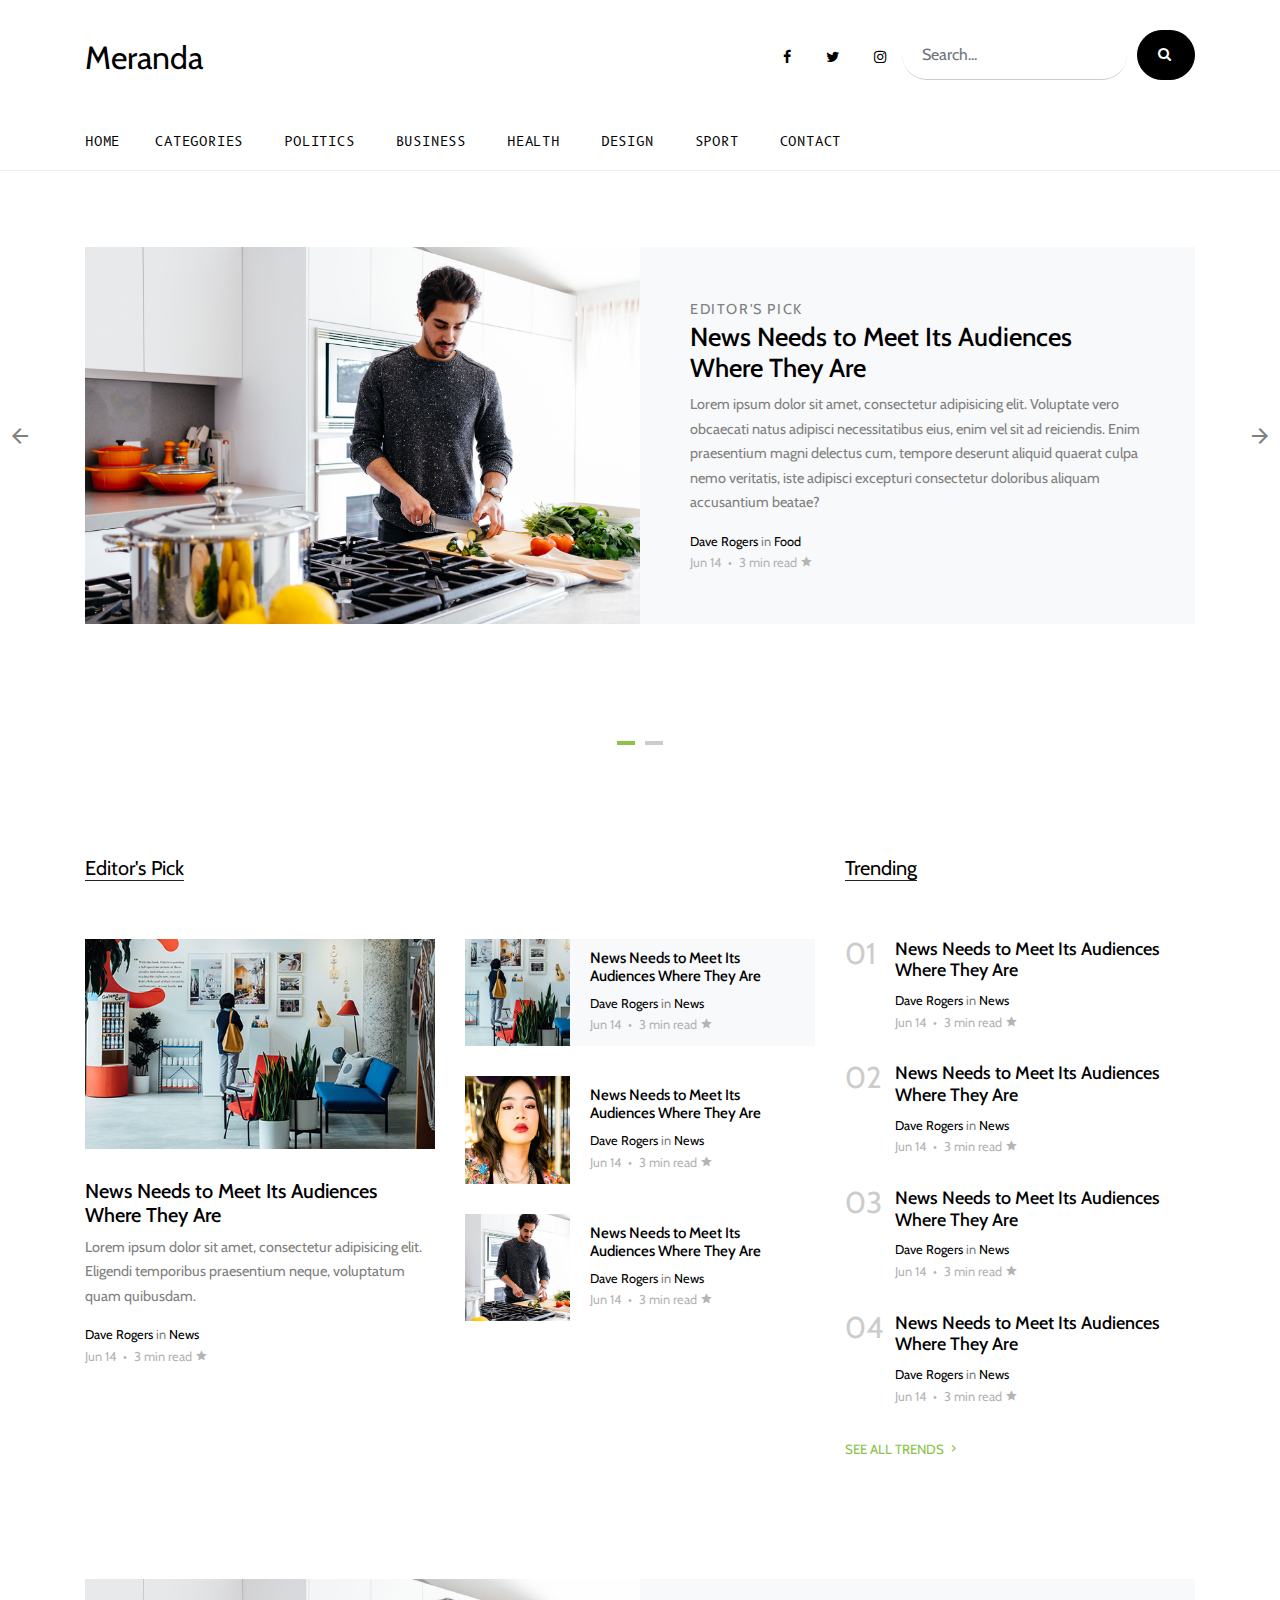
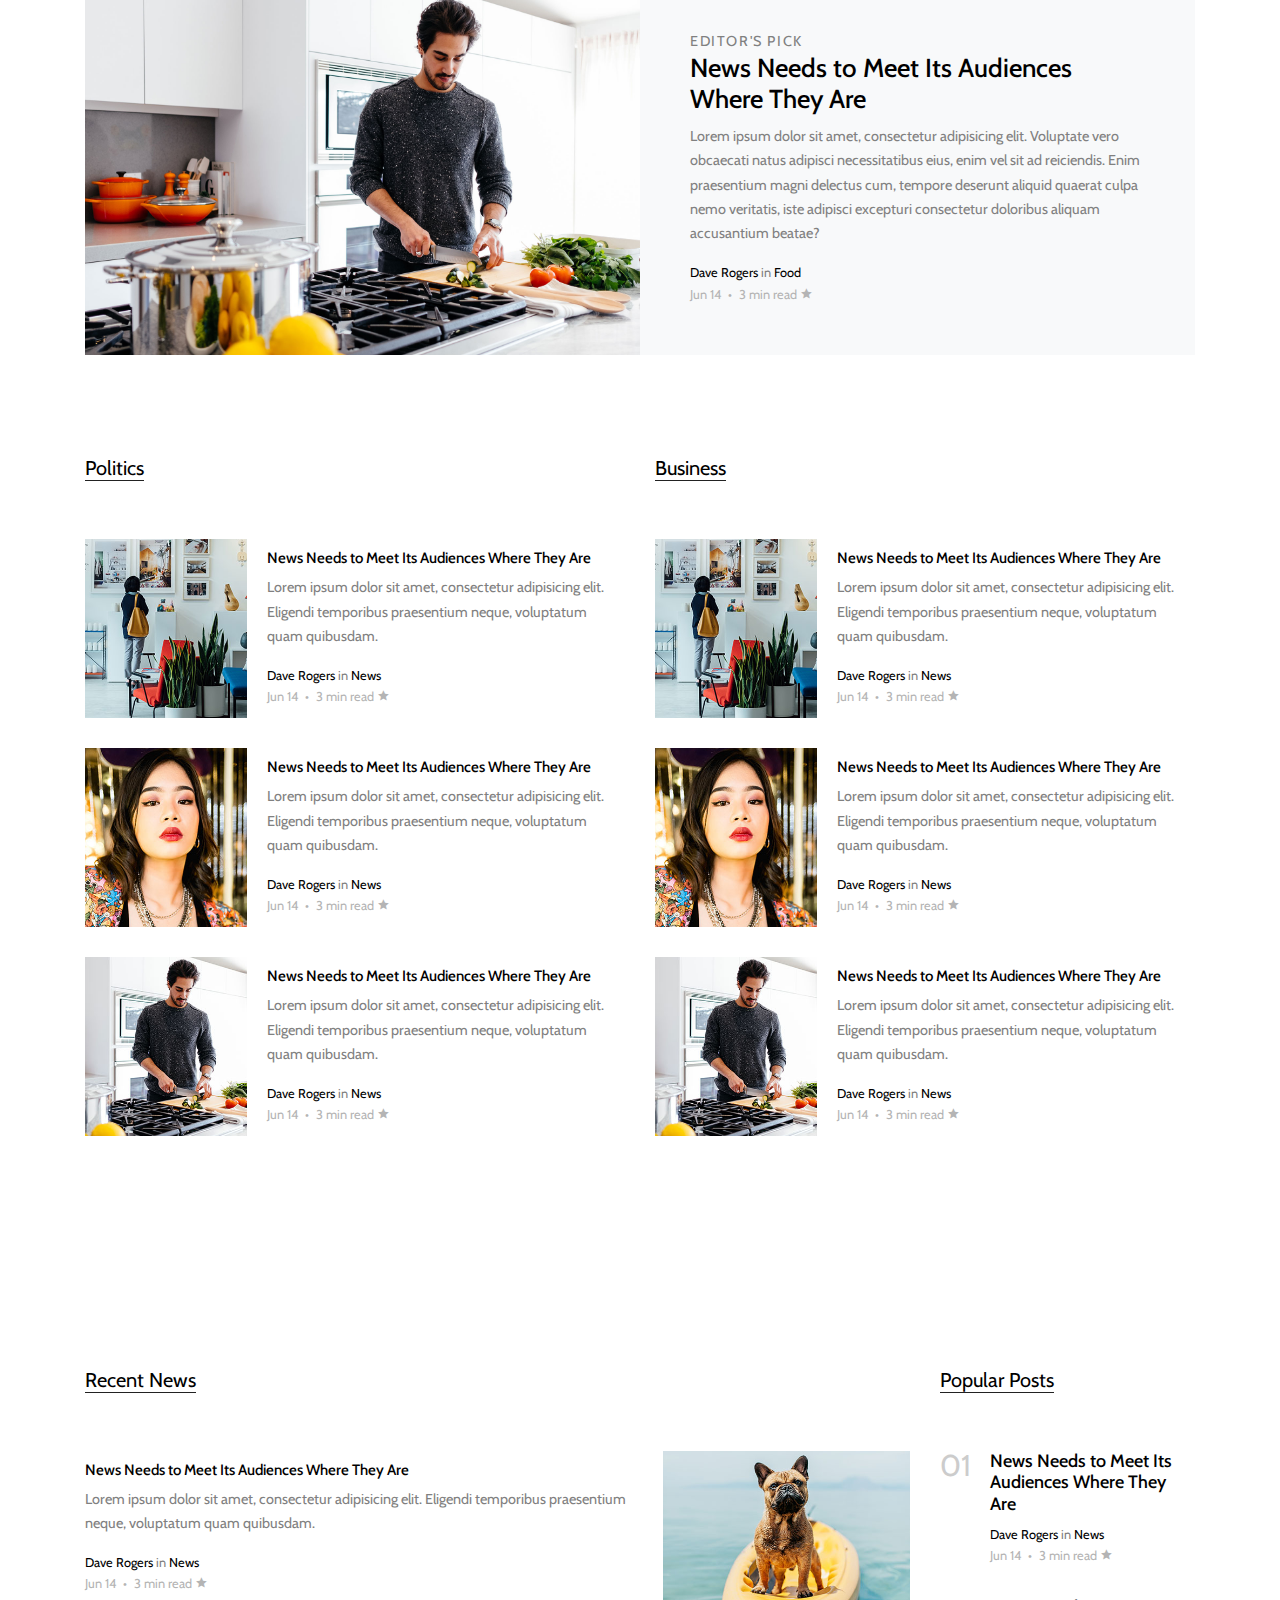
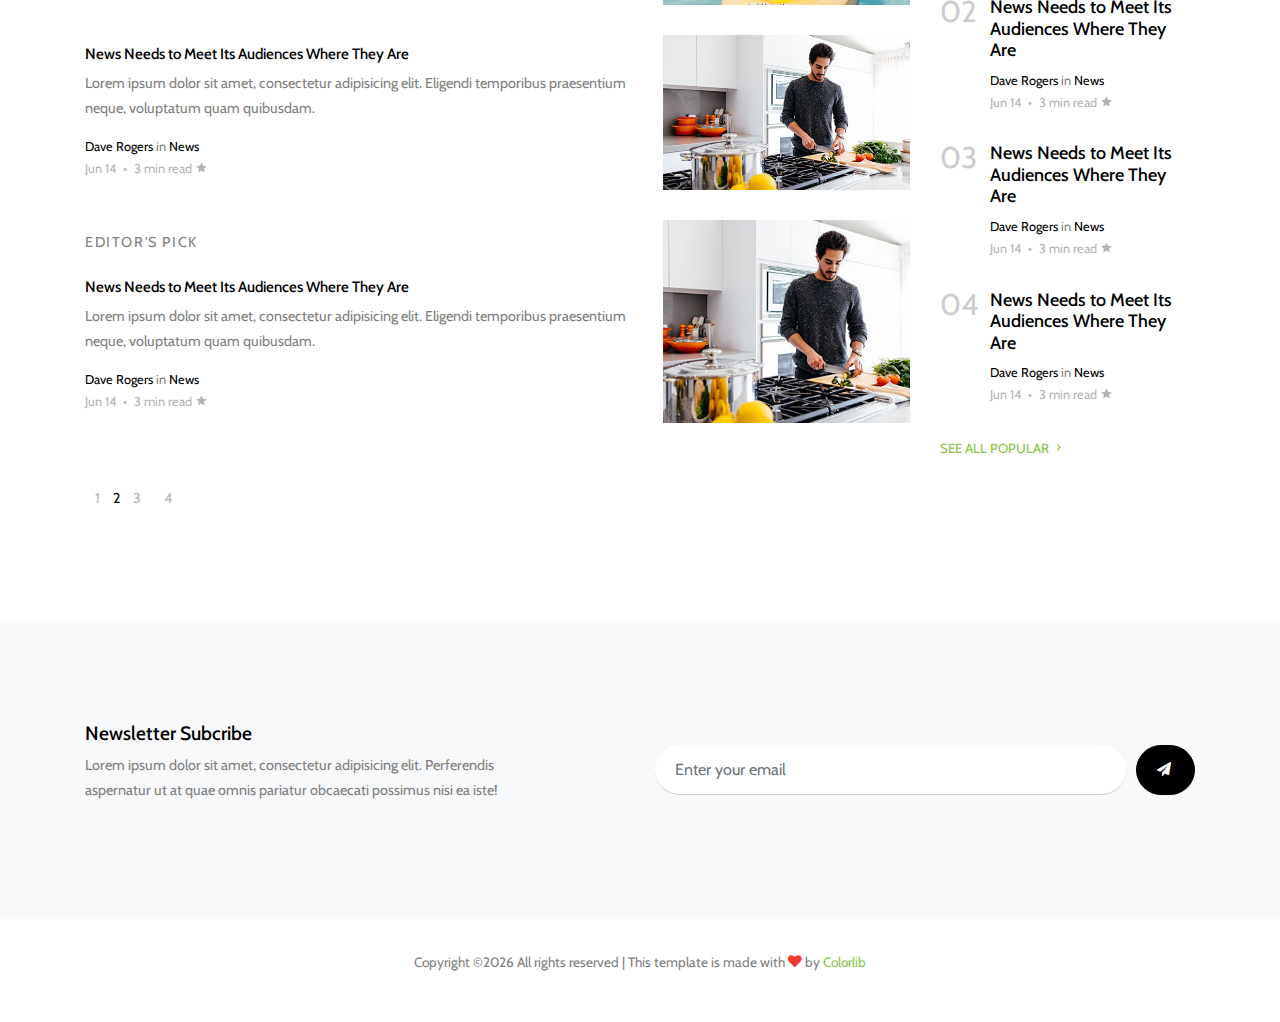
<file: frontend only/meranda/index.html>
<!DOCTYPE html>
<html lang="en">

<head>
  <title>Meranda &mdash; Website Template by Colorlib</title>
  <meta charset="utf-8">
  <meta name="viewport" content="width=device-width, initial-scale=1, shrink-to-fit=no">


  <link href="https://fonts.googleapis.com/css?family=B612+Mono|Cabin:400,700&display=swap" rel="stylesheet">

  <link rel="stylesheet" href="fonts/icomoon/style.css">

  <link rel="stylesheet" href="css/bootstrap.min.css">
  <link rel="stylesheet" href="css/jquery-ui.css">
  <link rel="stylesheet" href="css/owl.carousel.min.css">
  <link rel="stylesheet" href="css/owl.theme.default.min.css">
  <link rel="stylesheet" href="css/owl.theme.default.min.css">

  <link rel="stylesheet" href="css/jquery.fancybox.min.css">

  <link rel="stylesheet" href="css/bootstrap-datepicker.css">

  <link rel="stylesheet" href="fonts/flaticon/font/flaticon.css">

  <link rel="stylesheet" href="css/aos.css">
  <link href="css/jquery.mb.YTPlayer.min.css" media="all" rel="stylesheet" type="text/css">

  <link rel="stylesheet" href="css/style.css">



</head>

<body data-spy="scroll" data-target=".site-navbar-target" data-offset="300">

  <div class="site-wrap">

    <div class="site-mobile-menu site-navbar-target">
      <div class="site-mobile-menu-header">
        <div class="site-mobile-menu-close mt-3">
          <span class="icon-close2 js-menu-toggle"></span>
        </div>
      </div>
      <div class="site-mobile-menu-body"></div>
    </div>


    
    <div class="header-top">
      <div class="container">
        <div class="row align-items-center">
          <div class="col-12 col-lg-6 d-flex">
            <a href="index.html" class="site-logo">
              Meranda
            </a>

            <a href="#" class="ml-auto d-inline-block d-lg-none site-menu-toggle js-menu-toggle text-black"><span
                class="icon-menu h3"></span></a>

          </div>
          <div class="col-12 col-lg-6 ml-auto d-flex">
            <div class="ml-md-auto top-social d-none d-lg-inline-block">
              <a href="#" class="d-inline-block p-3"><span class="icon-facebook"></span></a>
                <a href="#" class="d-inline-block p-3"><span class="icon-twitter"></span></a>
                <a href="#" class="d-inline-block p-3"><span class="icon-instagram"></span></a>
            </div>
            <form action="#" class="search-form d-inline-block">

              <div class="d-flex">
                <input type="email" class="form-control" placeholder="Search...">
                <button type="submit" class="btn btn-secondary" ><span class="icon-search"></span></button>
              </div>
            </form>

            
          </div>
          <div class="col-6 d-block d-lg-none text-right">
            
          </div>
        </div>
      </div>
      


      
      <div class="site-navbar py-2 js-sticky-header site-navbar-target d-none pl-0 d-lg-block" role="banner">

      <div class="container">
        <div class="d-flex align-items-center">
          
          <div class="mr-auto">
            <nav class="site-navigation position-relative text-right" role="navigation">
              <ul class="site-menu main-menu js-clone-nav mr-auto d-none pl-0 d-lg-block">
                <li class="active">
                  <a href="index.html" class="nav-link text-left">Home</a>
                </li>
                <li>
                  <a href="categories.html" class="nav-link text-left">Categories</a>
                </li>
                <li>
                  <a href="categories.html" class="nav-link text-left">Politics</a>
                </li>
                <li>
                  <a href="categories.html" class="nav-link text-left">Business</a>
                </li>
                <li>
                    <a href="categories.html" class="nav-link text-left">Health</a>
                </li>
                <li><a href="categories.html" class="nav-link text-left">Design</a></li>
                <li>
                  <a href="categories.html" class="nav-link text-left">Sport</a>
                </li>
                <li><a href="contact.html" class="nav-link text-left">Contact</a></li>
              </ul>                                                                                                                                                                                                                                                                                         
            </nav>

          </div>
         
        </div>
      </div>

    </div>
    
    </div>

    <div class="site-section py-0">
      <div class="owl-carousel hero-slide owl-style">

        <div class="site-section">
          <div class="container">
            <div class="half-post-entry d-block d-lg-flex bg-light">
              <div class="img-bg" style="background-image: url('images/big_img_1.jpg')"></div>
              <div class="contents">
                <span class="caption">Editor's Pick</span>
                <h2><a href="blog-single.html">News Needs to Meet Its Audiences Where They Are</a></h2>
                <p class="mb-3">Lorem ipsum dolor sit amet, consectetur adipisicing elit. Voluptate vero obcaecati natus adipisci necessitatibus eius, enim vel sit ad reiciendis. Enim praesentium magni delectus cum, tempore deserunt aliquid quaerat culpa nemo veritatis, iste adipisci excepturi consectetur doloribus aliquam accusantium beatae?</p>
                
                <div class="post-meta">
                  <span class="d-block"><a href="#">Dave Rogers</a> in <a href="#">Food</a></span>
                  <span class="date-read">Jun 14 <span class="mx-1">&bullet;</span> 3 min read <span class="icon-star2"></span></span>
                </div>

              </div>
            </div>
          </div>
        </div>

        <div class="site-section">
          <div class="container">
            <div class="half-post-entry d-block d-lg-flex bg-light">
              <div class="img-bg" style="background-image: url('images/big_img_1.jpg')"></div>
              <div class="contents">
                <span class="caption">Editor's Pick</span>
                <h2><a href="blog-single.html">News Needs to Meet Its Audiences Where They Are</a></h2>
                <p class="mb-3">Lorem ipsum dolor sit amet, consectetur adipisicing elit. Voluptate vero obcaecati natus adipisci necessitatibus eius, enim vel sit ad reiciendis. Enim praesentium magni delectus cum, tempore deserunt aliquid quaerat culpa nemo veritatis, iste adipisci excepturi consectetur doloribus aliquam accusantium beatae?</p>
                
                <div class="post-meta">
                  <span class="d-block"><a href="#">Dave Rogers</a> in <a href="#">Food</a></span>
                  <span class="date-read">Jun 14 <span class="mx-1">&bullet;</span> 3 min read <span class="icon-star2"></span></span>
                </div>

              </div>
            </div>
          </div>
        </div>


      </div>
    </div>
  

    <div class="site-section">
      <div class="container">
        <div class="row">
          <div class="col-lg-8">
            <div class="row">
              <div class="col-12">
                <div class="section-title">
                  <h2>Editor's Pick</h2>
                </div>
              </div>
            </div>
            <div class="row">
              <div class="col-md-6">
                <div class="post-entry-1">
                  <a href="post-single.html"><img src="images/img_h_1.jpg" alt="Image" class="img-fluid"></a>
                  <h2><a href="blog-single.html">News Needs to Meet Its Audiences Where They Are</a></h2>
                  <p>Lorem ipsum dolor sit amet, consectetur adipisicing elit. Eligendi temporibus praesentium neque, voluptatum quam quibusdam.</p>
                  <div class="post-meta">
                    <span class="d-block"><a href="#">Dave Rogers</a> in <a href="#">News</a></span>
                    <span class="date-read">Jun 14 <span class="mx-1">&bullet;</span> 3 min read <span class="icon-star2"></span></span>
                  </div>
                </div>
              </div>
              <div class="col-md-6">
                <div class="post-entry-2 d-flex bg-light">
                  <div class="thumbnail" style="background-image: url('images/img_v_1.jpg')"></div>
                  <div class="contents">
                    <h2><a href="blog-single.html">News Needs to Meet Its Audiences Where They Are</a></h2>
                    <div class="post-meta">
                      <span class="d-block"><a href="#">Dave Rogers</a> in <a href="#">News</a></span>
                      <span class="date-read">Jun 14 <span class="mx-1">&bullet;</span> 3 min read <span class="icon-star2"></span></span>
                    </div>
                  </div>
                </div>

                <div class="post-entry-2 d-flex">
                  <div class="thumbnail" style="background-image: url('images/img_v_2.jpg')"></div>
                  <div class="contents">
                    <h2><a href="blog-single.html">News Needs to Meet Its Audiences Where They Are</a></h2>
                    <div class="post-meta">
                      <span class="d-block"><a href="#">Dave Rogers</a> in <a href="#">News</a></span>
                      <span class="date-read">Jun 14 <span class="mx-1">&bullet;</span> 3 min read <span class="icon-star2"></span></span>
                    </div>
                  </div>
                </div>

                <div class="post-entry-2 d-flex">
                  <div class="thumbnail" style="background-image: url('images/img_v_3.jpg')"></div>
                  <div class="contents">
                    <h2><a href="blog-single.html">News Needs to Meet Its Audiences Where They Are</a></h2>
                    <div class="post-meta">
                      <span class="d-block"><a href="#">Dave Rogers</a> in <a href="#">News</a></span>
                      <span class="date-read">Jun 14 <span class="mx-1">&bullet;</span> 3 min read <span class="icon-star2"></span></span>
                    </div>
                  </div>
                </div>
              </div>
            </div>
          </div>
          <div class="col-lg-4">
            <div class="section-title">
              <h2>Trending</h2>
            </div>

            <div class="trend-entry d-flex">
              <div class="number align-self-start">01</div>
              <div class="trend-contents">
                <h2><a href="blog-single.html">News Needs to Meet Its Audiences Where They Are</a></h2>
                <div class="post-meta">
                  <span class="d-block"><a href="#">Dave Rogers</a> in <a href="#">News</a></span>
                  <span class="date-read">Jun 14 <span class="mx-1">&bullet;</span> 3 min read <span class="icon-star2"></span></span>
                </div>
              </div>
            </div>

            <div class="trend-entry d-flex">
              <div class="number align-self-start">02</div>
              <div class="trend-contents">
                <h2><a href="blog-single.html">News Needs to Meet Its Audiences Where They Are</a></h2>
                <div class="post-meta">
                  <span class="d-block"><a href="#">Dave Rogers</a> in <a href="#">News</a></span>
                  <span class="date-read">Jun 14 <span class="mx-1">&bullet;</span> 3 min read <span class="icon-star2"></span></span>
                </div>
              </div>
            </div>

            <div class="trend-entry d-flex">
              <div class="number align-self-start">03</div>
              <div class="trend-contents">
                <h2><a href="blog-single.html">News Needs to Meet Its Audiences Where They Are</a></h2>
                <div class="post-meta">
                  <span class="d-block"><a href="#">Dave Rogers</a> in <a href="#">News</a></span>
                  <span class="date-read">Jun 14 <span class="mx-1">&bullet;</span> 3 min read <span class="icon-star2"></span></span>
                </div>
              </div>
            </div>

            <div class="trend-entry d-flex">
              <div class="number align-self-start">04</div>
              <div class="trend-contents">
                <h2><a href="blog-single.html">News Needs to Meet Its Audiences Where They Are</a></h2>
                <div class="post-meta">
                  <span class="d-block"><a href="#">Dave Rogers</a> in <a href="#">News</a></span>
                  <span class="date-read">Jun 14 <span class="mx-1">&bullet;</span> 3 min read <span class="icon-star2"></span></span>
                </div>
              </div>
            </div>
            
            <p>
              <a href="#" class="more">See All Trends <span class="icon-keyboard_arrow_right"></span></a>
            </p>

          </div>
        </div>
      </div>
    </div>
    <!-- END section -->

    <div class="py-0">
      <div class="container">
        <div class="half-post-entry d-block d-lg-flex bg-light">
          <div class="img-bg" style="background-image: url('images/big_img_1.jpg')"></div>
          <div class="contents">
            <span class="caption">Editor's Pick</span>
            <h2><a href="blog-single.html">News Needs to Meet Its Audiences Where They Are</a></h2>
            <p class="mb-3">Lorem ipsum dolor sit amet, consectetur adipisicing elit. Voluptate vero obcaecati natus adipisci necessitatibus eius, enim vel sit ad reiciendis. Enim praesentium magni delectus cum, tempore deserunt aliquid quaerat culpa nemo veritatis, iste adipisci excepturi consectetur doloribus aliquam accusantium beatae?</p>
            
            <div class="post-meta">
              <span class="d-block"><a href="#">Dave Rogers</a> in <a href="#">Food</a></span>
              <span class="date-read">Jun 14 <span class="mx-1">&bullet;</span> 3 min read <span class="icon-star2"></span></span>
            </div>

          </div>
        </div>
      </div>
    </div>

    <div class="site-section">
      <div class="container">
        <div class="row">
          <div class="col-lg-6">
            <div class="section-title">
              <h2>Politics</h2>
            </div>
            <div class="post-entry-2 d-flex">
              <div class="thumbnail" style="background-image: url('images/img_v_1.jpg')"></div>
              <div class="contents">
                <h2><a href="blog-single.html">News Needs to Meet Its Audiences Where They Are</a></h2>
                <p class="mb-3">Lorem ipsum dolor sit amet, consectetur adipisicing elit. Eligendi temporibus praesentium neque, voluptatum quam quibusdam.</p>
                <div class="post-meta">
                  <span class="d-block"><a href="#">Dave Rogers</a> in <a href="#">News</a></span>
                  <span class="date-read">Jun 14 <span class="mx-1">&bullet;</span> 3 min read <span class="icon-star2"></span></span>
                </div>
              </div>
            </div>
            <div class="post-entry-2 d-flex">
              <div class="thumbnail" style="background-image: url('images/img_v_2.jpg')"></div>
              <div class="contents">
                <h2><a href="blog-single.html">News Needs to Meet Its Audiences Where They Are</a></h2>
                <p class="mb-3">Lorem ipsum dolor sit amet, consectetur adipisicing elit. Eligendi temporibus praesentium neque, voluptatum quam quibusdam.</p>
                <div class="post-meta">
                  <span class="d-block"><a href="#">Dave Rogers</a> in <a href="#">News</a></span>
                  <span class="date-read">Jun 14 <span class="mx-1">&bullet;</span> 3 min read <span class="icon-star2"></span></span>
                </div>
              </div>
            </div>
            <div class="post-entry-2 d-flex">
              <div class="thumbnail" style="background-image: url('images/img_v_3.jpg')"></div>
              <div class="contents">
                <h2><a href="blog-single.html">News Needs to Meet Its Audiences Where They Are</a></h2>
                <p class="mb-3">Lorem ipsum dolor sit amet, consectetur adipisicing elit. Eligendi temporibus praesentium neque, voluptatum quam quibusdam.</p>
                <div class="post-meta">
                  <span class="d-block"><a href="#">Dave Rogers</a> in <a href="#">News</a></span>
                  <span class="date-read">Jun 14 <span class="mx-1">&bullet;</span> 3 min read <span class="icon-star2"></span></span>
                </div>
              </div>
            </div>
          </div>
          <div class="col-lg-6">
            <div class="section-title">
              <h2>Business</h2>
            </div>
            <div class="post-entry-2 d-flex">
              <div class="thumbnail" style="background-image: url('images/img_v_1.jpg')"></div>
              <div class="contents">
                <h2><a href="blog-single.html">News Needs to Meet Its Audiences Where They Are</a></h2>
                <p class="mb-3">Lorem ipsum dolor sit amet, consectetur adipisicing elit. Eligendi temporibus praesentium neque, voluptatum quam quibusdam.</p>
                <div class="post-meta">
                  <span class="d-block"><a href="#">Dave Rogers</a> in <a href="#">News</a></span>
                  <span class="date-read">Jun 14 <span class="mx-1">&bullet;</span> 3 min read <span class="icon-star2"></span></span>
                </div>
              </div>
            </div>
            <div class="post-entry-2 d-flex">
              <div class="thumbnail" style="background-image: url('images/img_v_2.jpg')"></div>
              <div class="contents">
                <h2><a href="blog-single.html">News Needs to Meet Its Audiences Where They Are</a></h2>
                <p class="mb-3">Lorem ipsum dolor sit amet, consectetur adipisicing elit. Eligendi temporibus praesentium neque, voluptatum quam quibusdam.</p>
                <div class="post-meta">
                  <span class="d-block"><a href="#">Dave Rogers</a> in <a href="#">News</a></span>
                  <span class="date-read">Jun 14 <span class="mx-1">&bullet;</span> 3 min read <span class="icon-star2"></span></span>
                </div>
              </div>
            </div>
            <div class="post-entry-2 d-flex">
              <div class="thumbnail" style="background-image: url('images/img_v_3.jpg')"></div>
              <div class="contents">
                <h2><a href="blog-single.html">News Needs to Meet Its Audiences Where They Are</a></h2>
                <p class="mb-3">Lorem ipsum dolor sit amet, consectetur adipisicing elit. Eligendi temporibus praesentium neque, voluptatum quam quibusdam.</p>
                <div class="post-meta">
                  <span class="d-block"><a href="#">Dave Rogers</a> in <a href="#">News</a></span>
                  <span class="date-read">Jun 14 <span class="mx-1">&bullet;</span> 3 min read <span class="icon-star2"></span></span>
                </div>
              </div>
            </div>
          </div>
        </div>
      </div>
    </div>



    <div class="site-section">
      <div class="container">
        <div class="row">
          <div class="col-lg-9">
            <div class="section-title">
              <h2>Recent News</h2>
            </div>
            <div class="post-entry-2 d-flex">
              <div class="thumbnail order-md-2" style="background-image: url('images/img_h_4.jpg')"></div>
              <div class="contents order-md-1 pl-0">
                <h2><a href="blog-single.html">News Needs to Meet Its Audiences Where They Are</a></h2>
                <p class="mb-3">Lorem ipsum dolor sit amet, consectetur adipisicing elit. Eligendi temporibus praesentium neque, voluptatum quam quibusdam.</p>
                <div class="post-meta">
                  <span class="d-block"><a href="#">Dave Rogers</a> in <a href="#">News</a></span>
                  <span class="date-read">Jun 14 <span class="mx-1">&bullet;</span> 3 min read <span class="icon-star2"></span></span>
                </div>
              </div>
            </div>

            <div class="post-entry-2 d-flex">
              <div class="thumbnail order-md-2" style="background-image: url('images/img_h_3.jpg')"></div>
              <div class="contents order-md-1 pl-0">
                <h2><a href="blog-single.html">News Needs to Meet Its Audiences Where They Are</a></h2>
                <p class="mb-3">Lorem ipsum dolor sit amet, consectetur adipisicing elit. Eligendi temporibus praesentium neque, voluptatum quam quibusdam.</p>
                <div class="post-meta">
                  <span class="d-block"><a href="#">Dave Rogers</a> in <a href="#">News</a></span>
                  <span class="date-read">Jun 14 <span class="mx-1">&bullet;</span> 3 min read <span class="icon-star2"></span></span>
                </div>
              </div>
            </div>

            <div class="post-entry-2 d-flex">
              <div class="thumbnail order-md-2" style="background-image: url('images/img_h_3.jpg')"></div>
              <div class="contents order-md-1 pl-0">
                <span class="caption mb-4 d-block">Editor's Pick</span>
                <h2><a href="blog-single.html">News Needs to Meet Its Audiences Where They Are</a></h2>
                <p class="mb-3">Lorem ipsum dolor sit amet, consectetur adipisicing elit. Eligendi temporibus praesentium neque, voluptatum quam quibusdam.</p>
                <div class="post-meta">
                  <span class="d-block"><a href="#">Dave Rogers</a> in <a href="#">News</a></span>
                  <span class="date-read">Jun 14 <span class="mx-1">&bullet;</span> 3 min read <span class="icon-star2"></span></span>
                </div>
              </div>
            </div>
          </div>
          <div class="col-lg-3">
            <div class="section-title">
              <h2>Popular Posts</h2>
            </div>

            <div class="trend-entry d-flex">
              <div class="number align-self-start">01</div>
              <div class="trend-contents">
                <h2><a href="blog-single.html">News Needs to Meet Its Audiences Where They Are</a></h2>
                <div class="post-meta">
                  <span class="d-block"><a href="#">Dave Rogers</a> in <a href="#">News</a></span>
                  <span class="date-read">Jun 14 <span class="mx-1">&bullet;</span> 3 min read <span class="icon-star2"></span></span>
                </div>
              </div>
            </div>

            <div class="trend-entry d-flex">
              <div class="number align-self-start">02</div>
              <div class="trend-contents">
                <h2><a href="blog-single.html">News Needs to Meet Its Audiences Where They Are</a></h2>
                <div class="post-meta">
                  <span class="d-block"><a href="#">Dave Rogers</a> in <a href="#">News</a></span>
                  <span class="date-read">Jun 14 <span class="mx-1">&bullet;</span> 3 min read <span class="icon-star2"></span></span>
                </div>
              </div>
            </div>

            <div class="trend-entry d-flex">
              <div class="number align-self-start">03</div>
              <div class="trend-contents">
                <h2><a href="blog-single.html">News Needs to Meet Its Audiences Where They Are</a></h2>
                <div class="post-meta">
                  <span class="d-block"><a href="#">Dave Rogers</a> in <a href="#">News</a></span>
                  <span class="date-read">Jun 14 <span class="mx-1">&bullet;</span> 3 min read <span class="icon-star2"></span></span>
                </div>
              </div>
            </div>

            <div class="trend-entry d-flex pl-0">
              <div class="number align-self-start">04</div>
              <div class="trend-contents">
                <h2><a href="blog-single.html">News Needs to Meet Its Audiences Where They Are</a></h2>
                <div class="post-meta">
                  <span class="d-block"><a href="#">Dave Rogers</a> in <a href="#">News</a></span>
                  <span class="date-read">Jun 14 <span class="mx-1">&bullet;</span> 3 min read <span class="icon-star2"></span></span>
                </div>
              </div>
            </div>
            
            <p>
              <a href="#" class="more">See All Popular <span class="icon-keyboard_arrow_right"></span></a>
            </p>
          </div>
        </div>

        <div class="row">
          <div class="col-lg-6">
            <ul class="custom-pagination list-unstyled">
              <li><a href="#">1</a></li>
              <li class="active">2</li>
              <li><a href="#">3</a></li>
              <li><a href="#">4</a></li>
            </ul>
          </div>
        </div>
      </div>
    </div>

    <div class="site-section subscribe bg-light">
      <div class="container">
        <form action="#" class="row align-items-center">
          <div class="col-md-5 mr-auto">
            <h2>Newsletter Subcribe</h2>
            <p>Lorem ipsum dolor sit amet, consectetur adipisicing elit. Perferendis aspernatur ut at quae omnis pariatur obcaecati possimus nisi ea iste!</p>
          </div>
          <div class="col-md-6 ml-auto">
            <div class="d-flex">
              <input type="email" class="form-control" placeholder="Enter your email">
              <button type="submit" class="btn btn-secondary" ><span class="icon-paper-plane"></span></button>
            </div>
          </div>
        </form>
      </div>
    </div>


    
    <div class="footer">
      <div class="container">
        

        <div class="row">
          <div class="col-12">
            <div class="copyright">
                <p>
                    <!-- Link back to Colorlib can't be removed. Template is licensed under CC BY 3.0. -->
                    Copyright &copy;<script>document.write(new Date().getFullYear());</script> All rights reserved | This template is made with <i class="icon-heart text-danger" aria-hidden="true"></i> by <a href="https://colorlib.com" target="_blank" >Colorlib</a>
                    <!-- Link back to Colorlib can't be removed. Template is licensed under CC BY 3.0. -->
                    </p>
            </div>
          </div>
        </div>
      </div>
    </div>
    

  </div>
  <!-- .site-wrap -->


  <!-- loader -->
  <div id="loader" class="show fullscreen"><svg class="circular" width="48px" height="48px"><circle class="path-bg" cx="24" cy="24" r="22" fill="none" stroke-width="4" stroke="#eeeeee"/><circle class="path" cx="24" cy="24" r="22" fill="none" stroke-width="4" stroke-miterlimit="10" stroke="#ff5e15"/></svg></div>

  <script src="js/jquery-3.3.1.min.js"></script>
  <script src="js/jquery-migrate-3.0.1.min.js"></script>
  <script src="js/jquery-ui.js"></script>
  <script src="js/popper.min.js"></script>
  <script src="js/bootstrap.min.js"></script>
  <script src="js/owl.carousel.min.js"></script>
  <script src="js/jquery.stellar.min.js"></script>
  <script src="js/jquery.countdown.min.js"></script>
  <script src="js/bootstrap-datepicker.min.js"></script>
  <script src="js/jquery.easing.1.3.js"></script>
  <script src="js/aos.js"></script>
  <script src="js/jquery.fancybox.min.js"></script>
  <script src="js/jquery.sticky.js"></script>
  <script src="js/jquery.mb.YTPlayer.min.js"></script>




  <script src="js/main.js"></script>

</body>

</html>
</file>
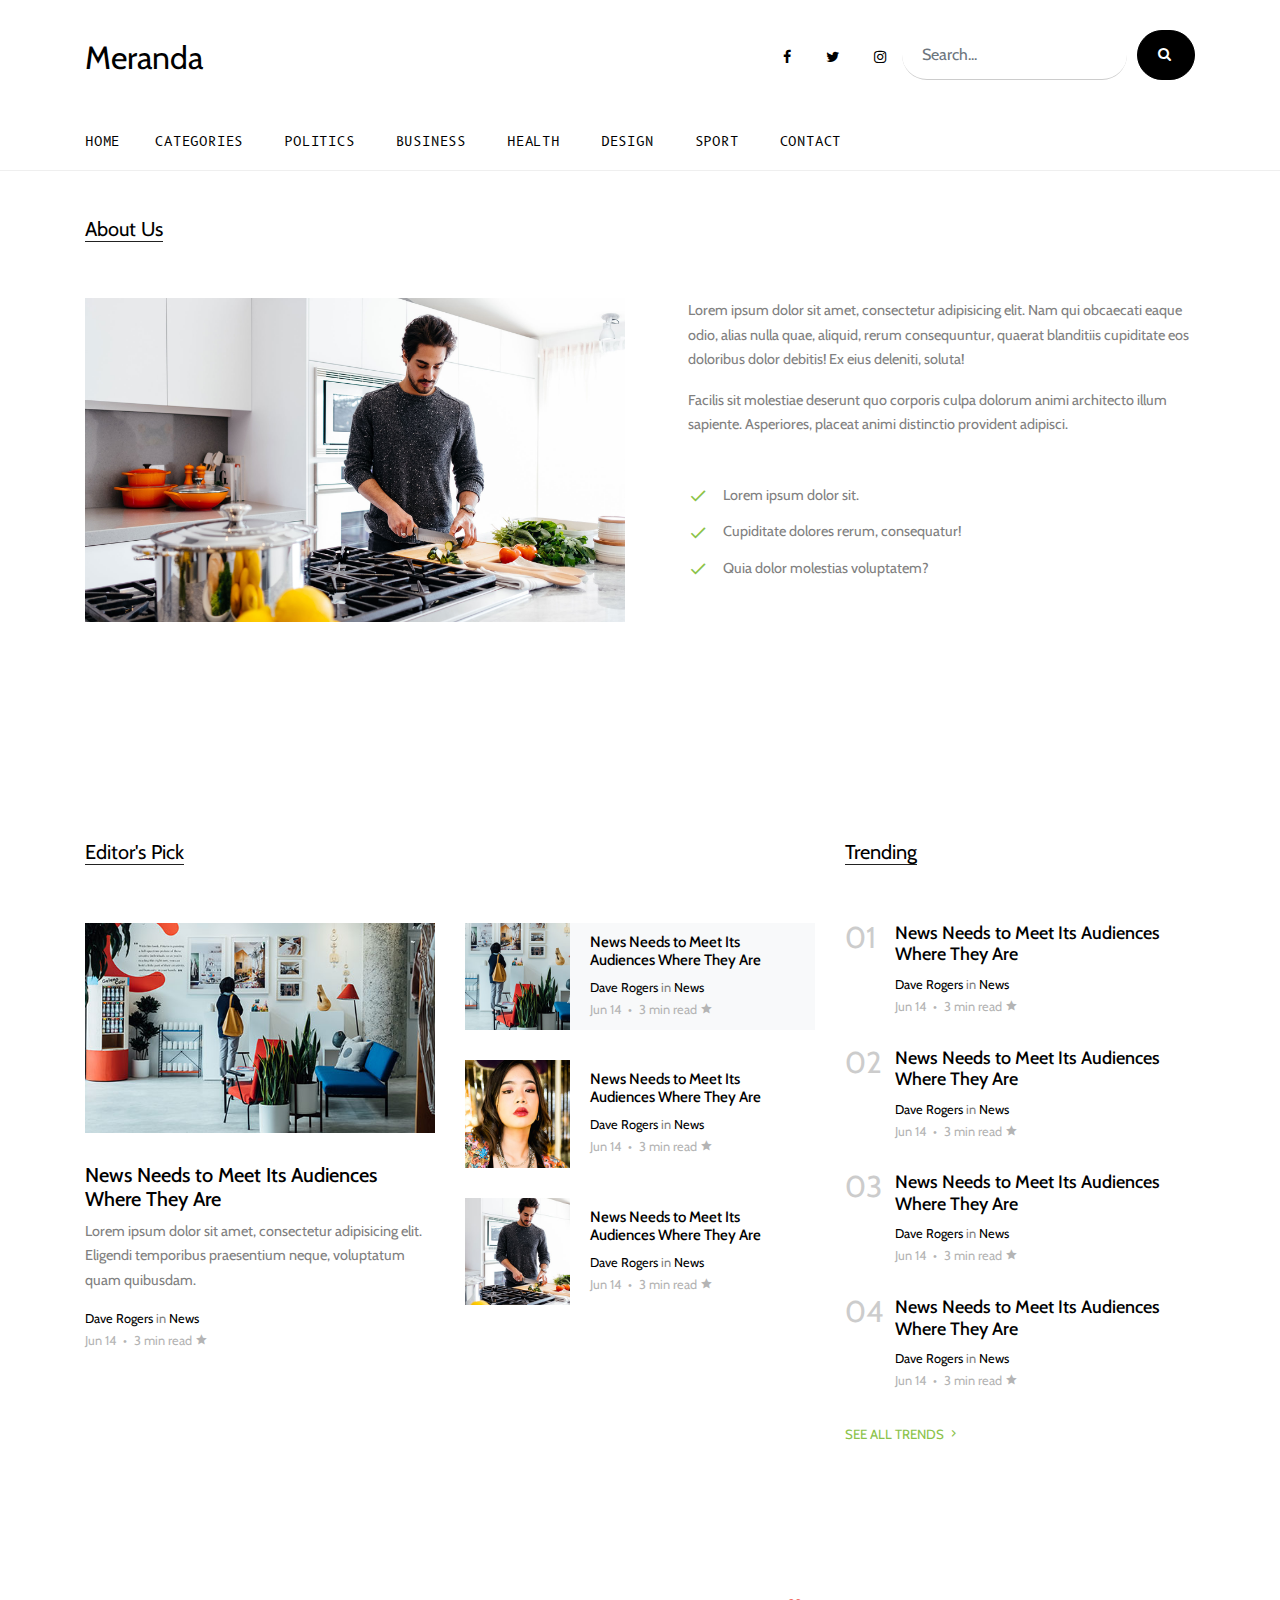
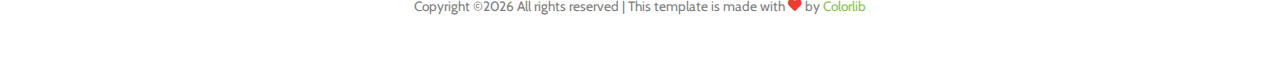
<file: frontend only/meranda/about.html>
<!DOCTYPE html>
<html lang="en">

<head>
  <title>Meranda &mdash; Website Template by Colorlib</title>
  <meta charset="utf-8">
  <meta name="viewport" content="width=device-width, initial-scale=1, shrink-to-fit=no">


  <link href="https://fonts.googleapis.com/css?family=B612+Mono|Cabin:400,700&display=swap" rel="stylesheet">

  <link rel="stylesheet" href="fonts/icomoon/style.css">

  <link rel="stylesheet" href="css/bootstrap.min.css">
  <link rel="stylesheet" href="css/jquery-ui.css">
  <link rel="stylesheet" href="css/owl.carousel.min.css">
  <link rel="stylesheet" href="css/owl.theme.default.min.css">
  <link rel="stylesheet" href="css/owl.theme.default.min.css">

  <link rel="stylesheet" href="css/jquery.fancybox.min.css">

  <link rel="stylesheet" href="css/bootstrap-datepicker.css">

  <link rel="stylesheet" href="fonts/flaticon/font/flaticon.css">

  <link rel="stylesheet" href="css/aos.css">
  <link href="css/jquery.mb.YTPlayer.min.css" media="all" rel="stylesheet" type="text/css">

  <link rel="stylesheet" href="css/style.css">



</head>

<body data-spy="scroll" data-target=".site-navbar-target" data-offset="300">

  <div class="site-wrap">

    <div class="site-mobile-menu site-navbar-target">
      <div class="site-mobile-menu-header">
        <div class="site-mobile-menu-close mt-3">
          <span class="icon-close2 js-menu-toggle"></span>
        </div>
      </div>
      <div class="site-mobile-menu-body"></div>
    </div>


    
    <div class="header-top">
      <div class="container">
        <div class="row align-items-center">
          <div class="col-12 col-lg-6 d-flex">
            <a href="index.html" class="site-logo">
              Meranda
            </a>

            <a href="#" class="ml-auto d-inline-block d-lg-none site-menu-toggle js-menu-toggle text-black"><span
                class="icon-menu h3"></span></a>

          </div>
          <div class="col-12 col-lg-6 ml-auto d-flex">
            <div class="ml-md-auto top-social d-none d-lg-inline-block">
              <a href="#" class="d-inline-block p-3"><span class="icon-facebook"></span></a>
                <a href="#" class="d-inline-block p-3"><span class="icon-twitter"></span></a>
                <a href="#" class="d-inline-block p-3"><span class="icon-instagram"></span></a>
            </div>
            <form action="#" class="search-form d-inline-block">

              <div class="d-flex">
                <input type="email" class="form-control" placeholder="Search...">
                <button type="submit" class="btn btn-secondary" ><span class="icon-search"></span></button>
              </div>
            </form>

            
          </div>
          <div class="col-6 d-block d-lg-none text-right">
            
          </div>
        </div>
      </div>
      


      
      <div class="site-navbar py-2 js-sticky-header site-navbar-target d-none pl-0 d-lg-block" role="banner">

      <div class="container">
        <div class="d-flex align-items-center">
          
          <div class="mr-auto">
            <nav class="site-navigation position-relative text-right" role="navigation">
              <ul class="site-menu main-menu js-clone-nav mr-auto d-none pl-0 d-lg-block">
                <li class="active">
                  <a href="index.html" class="nav-link text-left">Home</a>
                </li>
                <li>
                  <a href="categories.html" class="nav-link text-left">Categories</a>
                </li>
                <li>
                  <a href="categories.html" class="nav-link text-left">Politics</a>
                </li>
                <li>
                  <a href="categories.html" class="nav-link text-left">Business</a>
                </li>
                <li>
                    <a href="categories.html" class="nav-link text-left">Health</a>
                </li>
                <li><a href="categories.html" class="nav-link text-left">Design</a></li>
                <li>
                  <a href="categories.html" class="nav-link text-left">Sport</a>
                </li>
                <li><a href="contact.html" class="nav-link text-left">Contact</a></li>

              </ul>                                                                                                                                                                                                                                                                                         
            </nav>

          </div>
         
        </div>
      </div>

    </div>
    
    </div>

    

    <div class="site-section">
      <div class="container">
        <div class="row">
          <div class="col-12 text-left">
            <div class="section-title mb-5">
              <h2>About Us</h2>
            </div>
          </div>
        </div>
        <div class="row">
          <div class="col-lg-6">
            <p>
              <img src="images/big_img_1.jpg" alt="Image" class="img-fluid">
            </p>
          </div>
          <div class="col-lg-6 pl-md-5">
            <p>Lorem ipsum dolor sit amet, consectetur adipisicing elit. Nam qui obcaecati eaque odio, alias nulla quae, aliquid, rerum consequuntur, quaerat blanditiis cupiditate eos doloribus dolor debitis! Ex eius deleniti, soluta!</p>
            <p>Facilis sit molestiae deserunt quo corporis culpa dolorum animi architecto illum sapiente. Asperiores, placeat animi distinctio provident adipisci.</p>
            <ul class="ul-check list-unstyled success mt-5">
              <li>Lorem ipsum dolor sit.</li>
              <li>Cupiditate dolores rerum, consequatur!</li>
              <li>Quia dolor molestias voluptatem?</li>
            </ul>
          </div>
        </div>
      </div>
    </div>


    <div class="site-section">
      <div class="container">
        <div class="row">
          <div class="col-lg-8">
            <div class="row">
              <div class="col-12">
                <div class="section-title">
                  <h2>Editor's Pick</h2>
                </div>
              </div>
            </div>
            <div class="row">
              <div class="col-md-6">
                <div class="post-entry-1">
                  <a href="post-single.html"><img src="images/img_h_1.jpg" alt="Image" class="img-fluid"></a>
                  <h2><a href="blog-single.html">News Needs to Meet Its Audiences Where They Are</a></h2>
                  <p>Lorem ipsum dolor sit amet, consectetur adipisicing elit. Eligendi temporibus praesentium neque, voluptatum quam quibusdam.</p>
                  <div class="post-meta">
                    <span class="d-block"><a href="#">Dave Rogers</a> in <a href="#">News</a></span>
                    <span class="date-read">Jun 14 <span class="mx-1">&bullet;</span> 3 min read <span class="icon-star2"></span></span>
                  </div>
                </div>
              </div>
              <div class="col-md-6">
                <div class="post-entry-2 d-flex bg-light">
                  <div class="thumbnail" style="background-image: url('images/img_v_1.jpg')"></div>
                  <div class="contents">
                    <h2><a href="blog-single.html">News Needs to Meet Its Audiences Where They Are</a></h2>
                    <div class="post-meta">
                      <span class="d-block"><a href="#">Dave Rogers</a> in <a href="#">News</a></span>
                      <span class="date-read">Jun 14 <span class="mx-1">&bullet;</span> 3 min read <span class="icon-star2"></span></span>
                    </div>
                  </div>
                </div>

                <div class="post-entry-2 d-flex">
                  <div class="thumbnail" style="background-image: url('images/img_v_2.jpg')"></div>
                  <div class="contents">
                    <h2><a href="blog-single.html">News Needs to Meet Its Audiences Where They Are</a></h2>
                    <div class="post-meta">
                      <span class="d-block"><a href="#">Dave Rogers</a> in <a href="#">News</a></span>
                      <span class="date-read">Jun 14 <span class="mx-1">&bullet;</span> 3 min read <span class="icon-star2"></span></span>
                    </div>
                  </div>
                </div>

                <div class="post-entry-2 d-flex">
                  <div class="thumbnail" style="background-image: url('images/img_v_3.jpg')"></div>
                  <div class="contents">
                    <h2><a href="blog-single.html">News Needs to Meet Its Audiences Where They Are</a></h2>
                    <div class="post-meta">
                      <span class="d-block"><a href="#">Dave Rogers</a> in <a href="#">News</a></span>
                      <span class="date-read">Jun 14 <span class="mx-1">&bullet;</span> 3 min read <span class="icon-star2"></span></span>
                    </div>
                  </div>
                </div>
              </div>
            </div>
          </div>
          <div class="col-lg-4">
            <div class="section-title">
              <h2>Trending</h2>
            </div>

            <div class="trend-entry d-flex">
              <div class="number align-self-start">01</div>
              <div class="trend-contents">
                <h2><a href="blog-single.html">News Needs to Meet Its Audiences Where They Are</a></h2>
                <div class="post-meta">
                  <span class="d-block"><a href="#">Dave Rogers</a> in <a href="#">News</a></span>
                  <span class="date-read">Jun 14 <span class="mx-1">&bullet;</span> 3 min read <span class="icon-star2"></span></span>
                </div>
              </div>
            </div>

            <div class="trend-entry d-flex">
              <div class="number align-self-start">02</div>
              <div class="trend-contents">
                <h2><a href="blog-single.html">News Needs to Meet Its Audiences Where They Are</a></h2>
                <div class="post-meta">
                  <span class="d-block"><a href="#">Dave Rogers</a> in <a href="#">News</a></span>
                  <span class="date-read">Jun 14 <span class="mx-1">&bullet;</span> 3 min read <span class="icon-star2"></span></span>
                </div>
              </div>
            </div>

            <div class="trend-entry d-flex">
              <div class="number align-self-start">03</div>
              <div class="trend-contents">
                <h2><a href="blog-single.html">News Needs to Meet Its Audiences Where They Are</a></h2>
                <div class="post-meta">
                  <span class="d-block"><a href="#">Dave Rogers</a> in <a href="#">News</a></span>
                  <span class="date-read">Jun 14 <span class="mx-1">&bullet;</span> 3 min read <span class="icon-star2"></span></span>
                </div>
              </div>
            </div>

            <div class="trend-entry d-flex">
              <div class="number align-self-start">04</div>
              <div class="trend-contents">
                <h2><a href="blog-single.html">News Needs to Meet Its Audiences Where They Are</a></h2>
                <div class="post-meta">
                  <span class="d-block"><a href="#">Dave Rogers</a> in <a href="#">News</a></span>
                  <span class="date-read">Jun 14 <span class="mx-1">&bullet;</span> 3 min read <span class="icon-star2"></span></span>
                </div>
              </div>
            </div>
            
            <p>
              <a href="#" class="more">See All Trends <span class="icon-keyboard_arrow_right"></span></a>
            </p>

          </div>
        </div>
      </div>
    </div>

    <!-- END section -->
    
    
    <div class="footer">
      <div class="container">
        

        <div class="row">
          <div class="col-12">
            <div class="copyright">
                <p>
                    <!-- Link back to Colorlib can't be removed. Template is licensed under CC BY 3.0. -->
                    Copyright &copy;<script>document.write(new Date().getFullYear());</script> All rights reserved | This template is made with <i class="icon-heart text-danger" aria-hidden="true"></i> by <a href="https://colorlib.com" target="_blank" >Colorlib</a>
                    <!-- Link back to Colorlib can't be removed. Template is licensed under CC BY 3.0. -->
                    </p>
            </div>
          </div>
        </div>
      </div>
    </div>
    

  </div>
  <!-- .site-wrap -->


  <!-- loader -->
  <div id="loader" class="show fullscreen"><svg class="circular" width="48px" height="48px"><circle class="path-bg" cx="24" cy="24" r="22" fill="none" stroke-width="4" stroke="#eeeeee"/><circle class="path" cx="24" cy="24" r="22" fill="none" stroke-width="4" stroke-miterlimit="10" stroke="#ff5e15"/></svg></div>

  <script src="js/jquery-3.3.1.min.js"></script>
  <script src="js/jquery-migrate-3.0.1.min.js"></script>
  <script src="js/jquery-ui.js"></script>
  <script src="js/popper.min.js"></script>
  <script src="js/bootstrap.min.js"></script>
  <script src="js/owl.carousel.min.js"></script>
  <script src="js/jquery.stellar.min.js"></script>
  <script src="js/jquery.countdown.min.js"></script>
  <script src="js/bootstrap-datepicker.min.js"></script>
  <script src="js/jquery.easing.1.3.js"></script>
  <script src="js/aos.js"></script>
  <script src="js/jquery.fancybox.min.js"></script>
  <script src="js/jquery.sticky.js"></script>
  <script src="js/jquery.mb.YTPlayer.min.js"></script>




  <script src="js/main.js"></script>

</body>

</html>
</file>
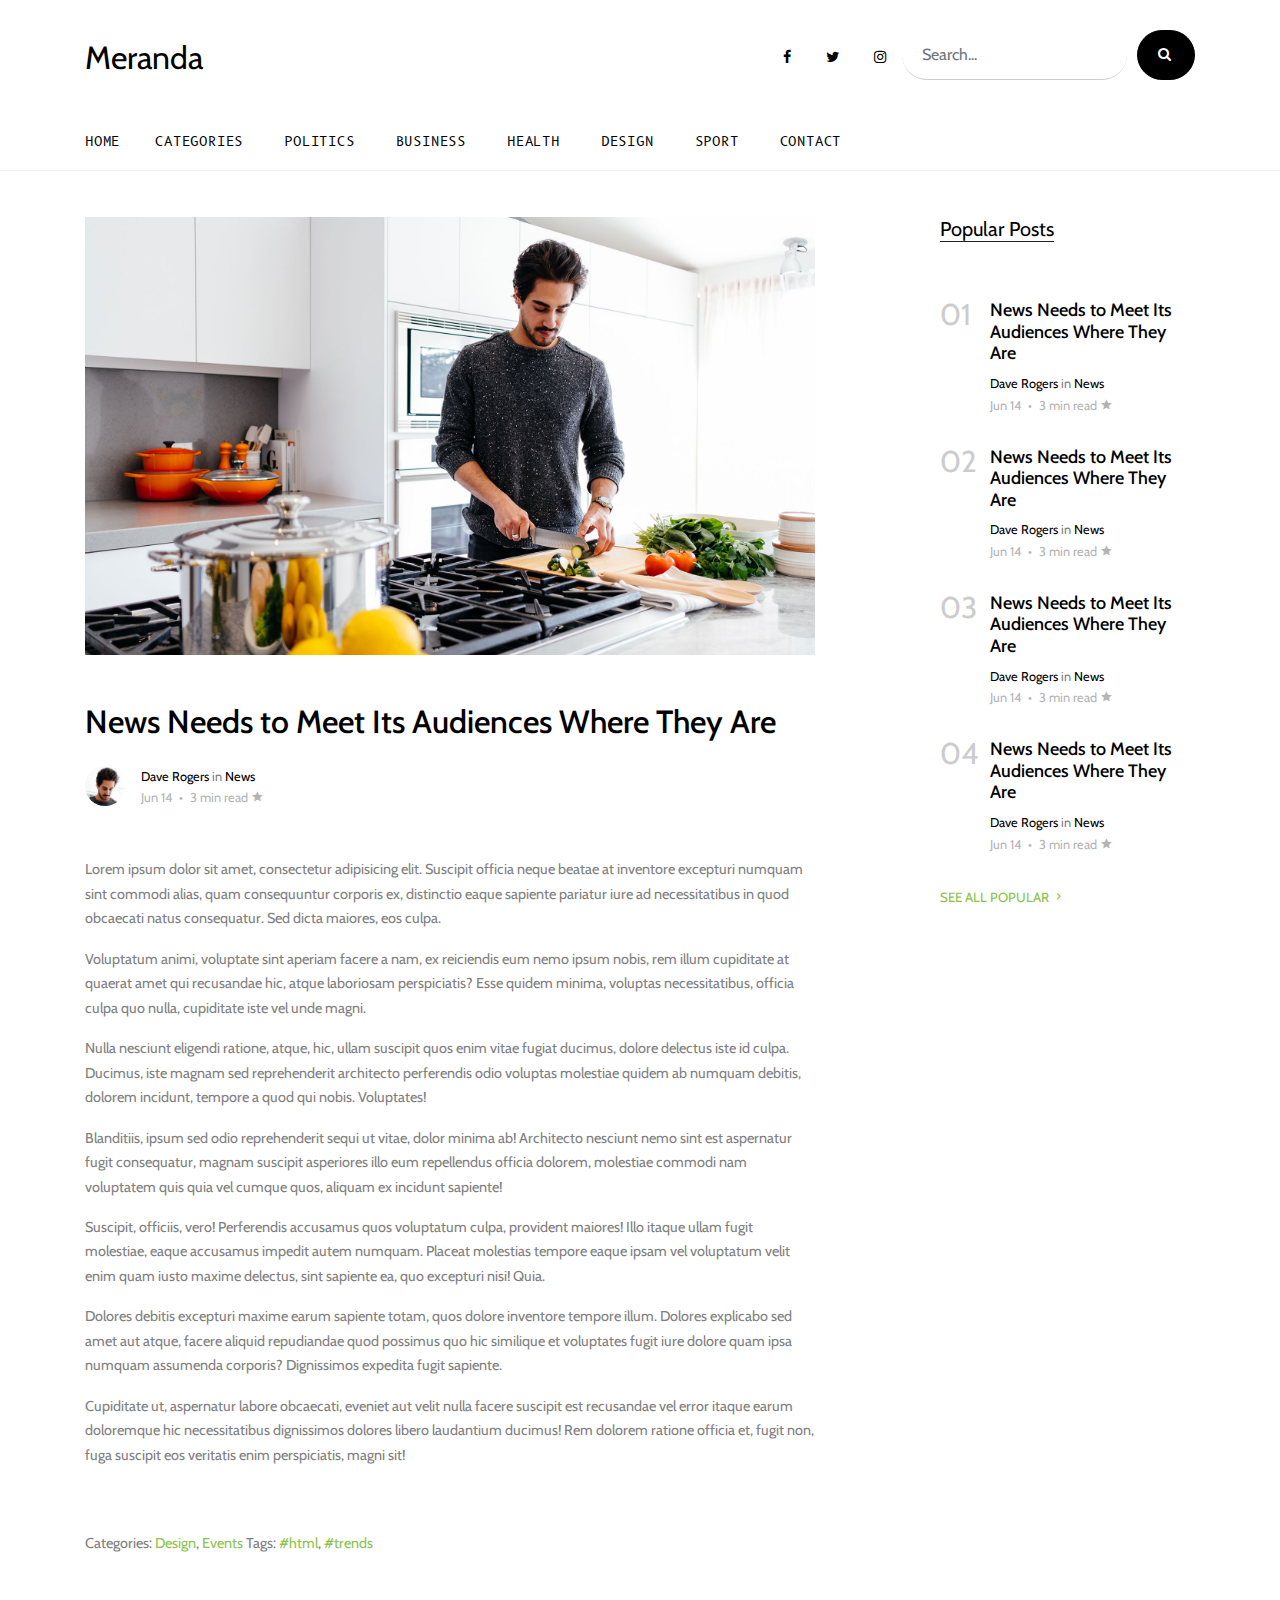
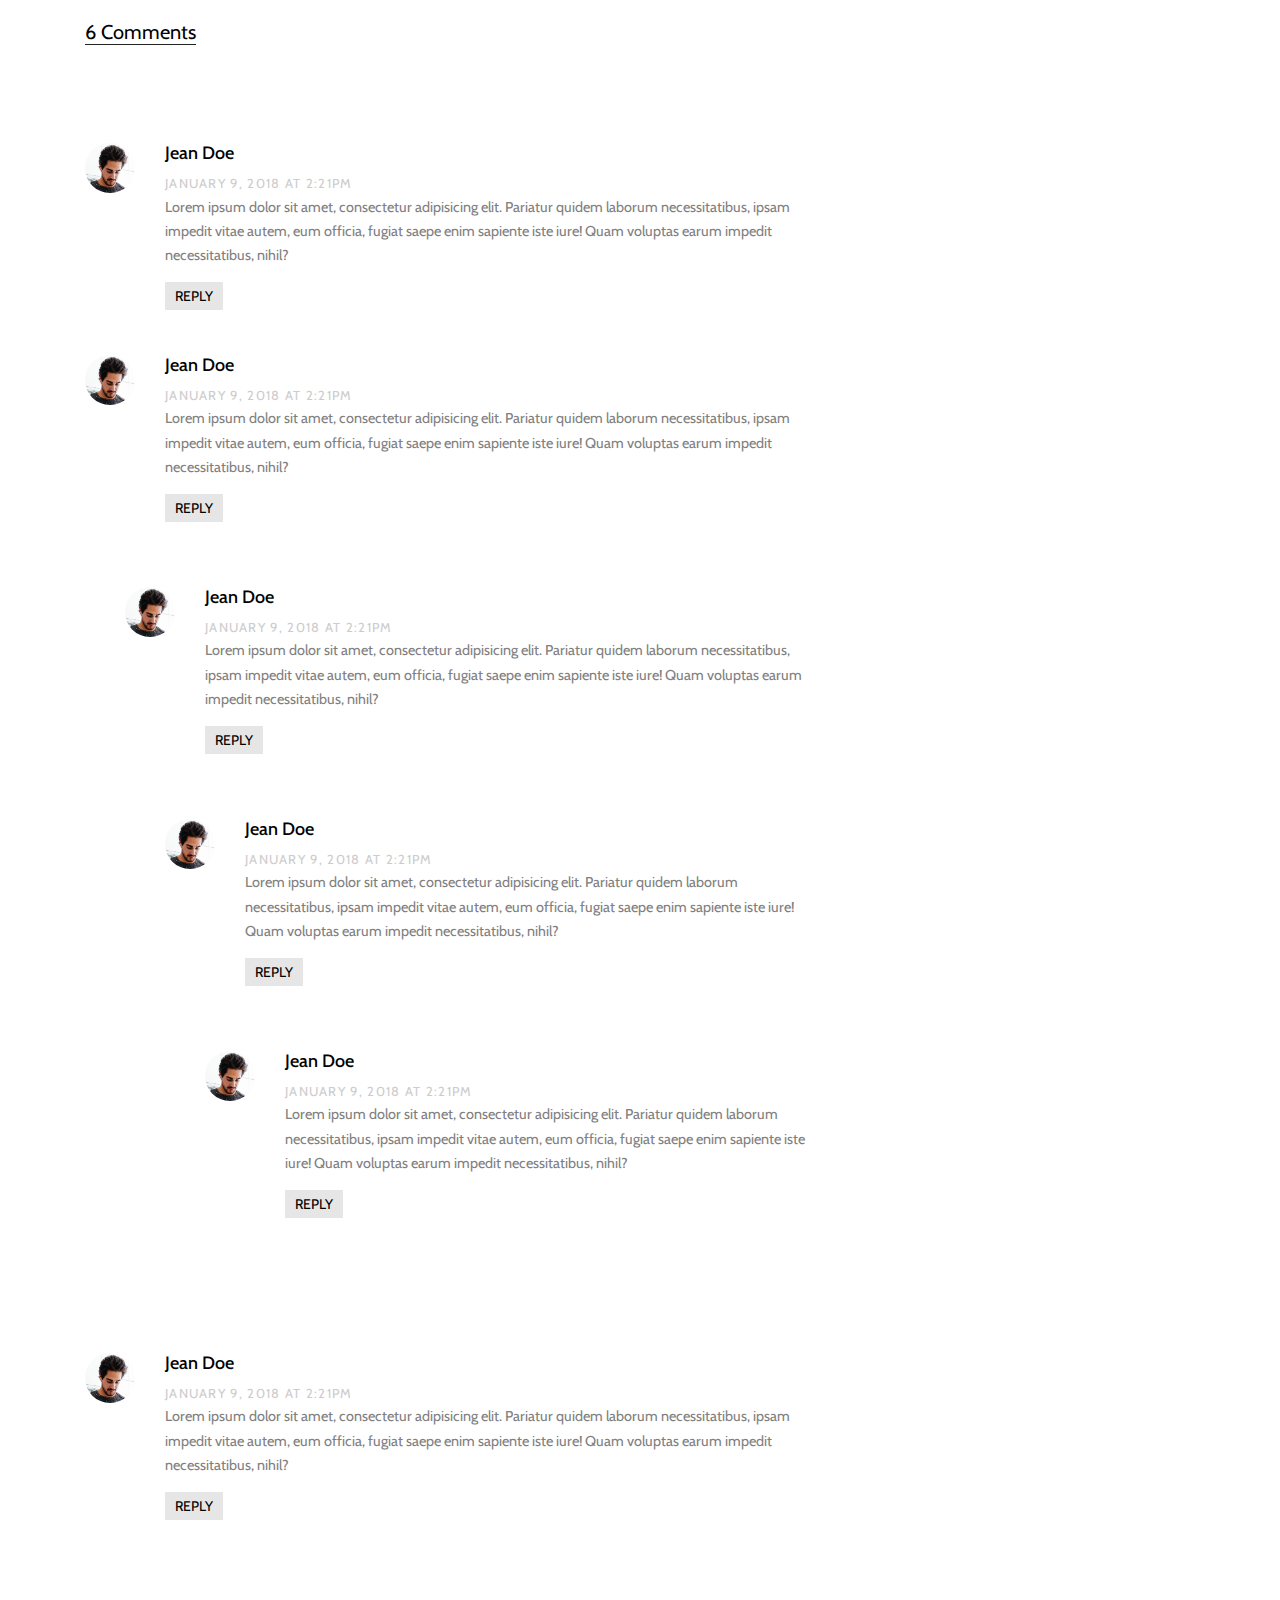
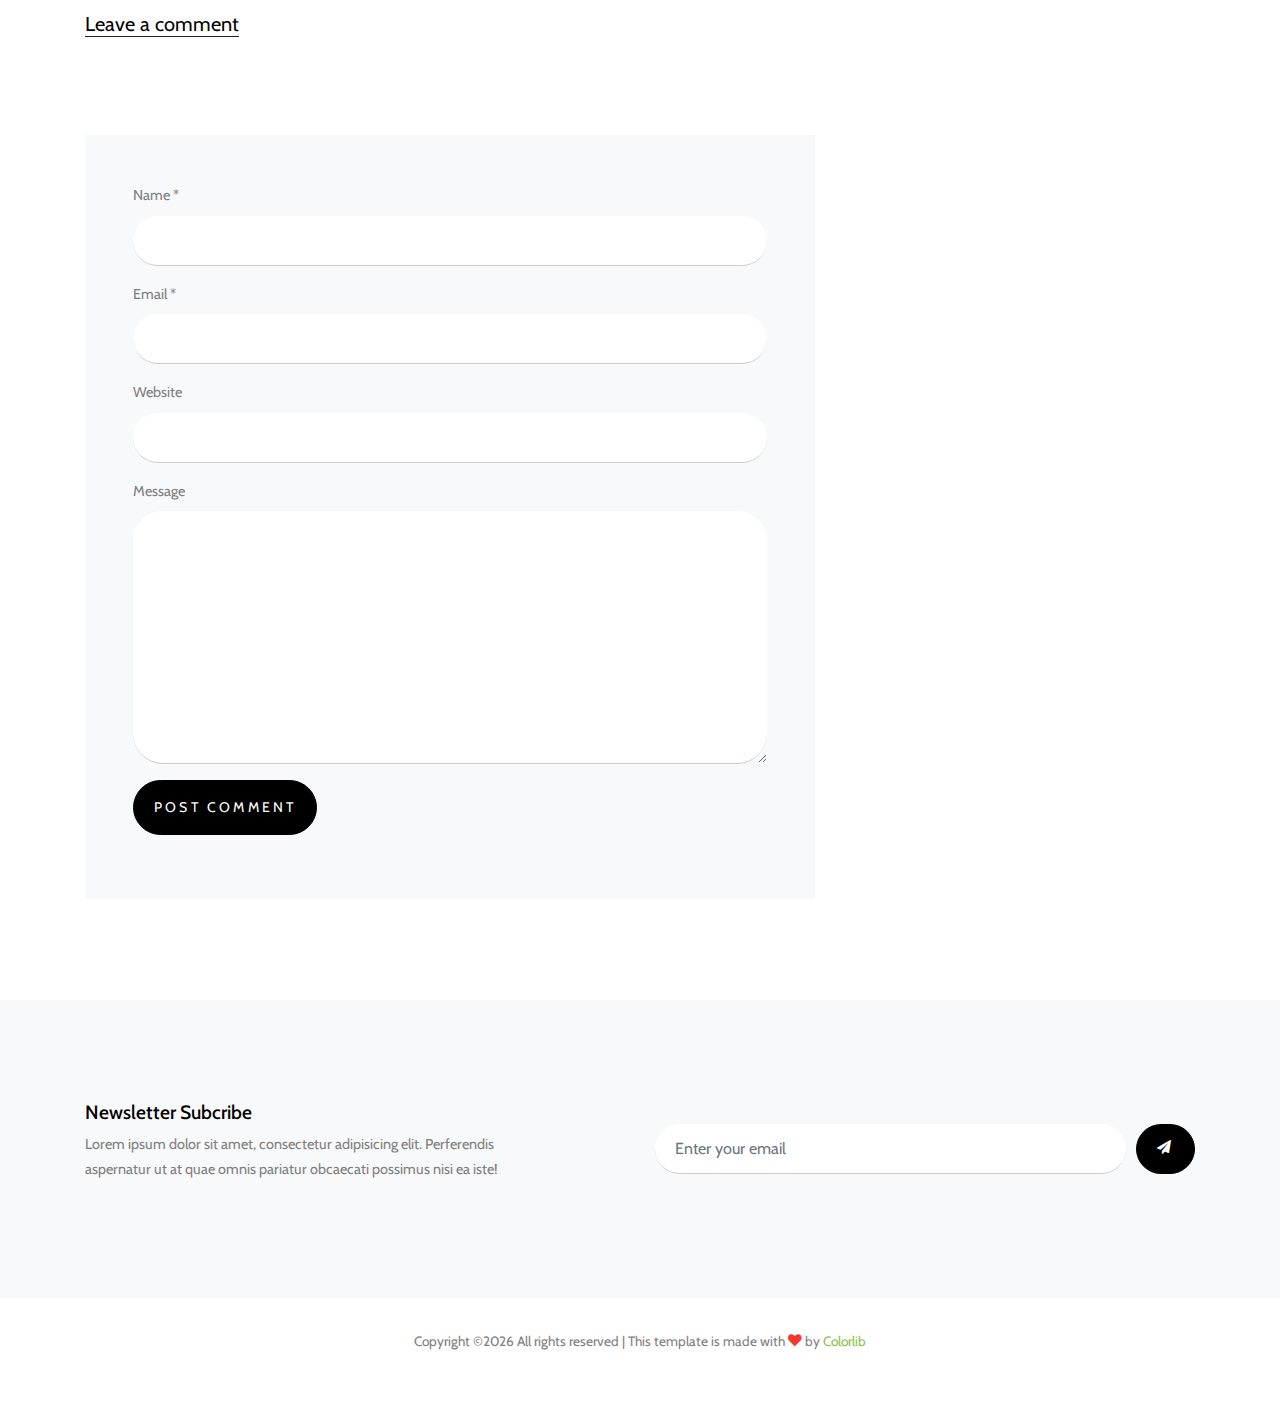
<file: frontend only/meranda/blog-single.html>
<!DOCTYPE html>
<html lang="en">

<head>
  <title>Meranda &mdash; Website Template by Colorlib</title>
  <meta charset="utf-8">
  <meta name="viewport" content="width=device-width, initial-scale=1, shrink-to-fit=no">


  <link href="https://fonts.googleapis.com/css?family=B612+Mono|Cabin:400,700&display=swap" rel="stylesheet">

  <link rel="stylesheet" href="fonts/icomoon/style.css">

  <link rel="stylesheet" href="css/bootstrap.min.css">
  <link rel="stylesheet" href="css/jquery-ui.css">
  <link rel="stylesheet" href="css/owl.carousel.min.css">
  <link rel="stylesheet" href="css/owl.theme.default.min.css">
  <link rel="stylesheet" href="css/owl.theme.default.min.css">

  <link rel="stylesheet" href="css/jquery.fancybox.min.css">

  <link rel="stylesheet" href="css/bootstrap-datepicker.css">

  <link rel="stylesheet" href="fonts/flaticon/font/flaticon.css">

  <link rel="stylesheet" href="css/aos.css">
  <link href="css/jquery.mb.YTPlayer.min.css" media="all" rel="stylesheet" type="text/css">

  <link rel="stylesheet" href="css/style.css">



</head>

<body data-spy="scroll" data-target=".site-navbar-target" data-offset="300">

  <div class="site-wrap">

    <div class="site-mobile-menu site-navbar-target">
      <div class="site-mobile-menu-header">
        <div class="site-mobile-menu-close mt-3">
          <span class="icon-close2 js-menu-toggle"></span>
        </div>
      </div>
      <div class="site-mobile-menu-body"></div>
    </div>


    
    <div class="header-top">
      <div class="container">
        <div class="row align-items-center">
          <div class="col-12 col-lg-6 d-flex">
            <a href="index.html" class="site-logo">
              Meranda
            </a>

            <a href="#" class="ml-auto d-inline-block d-lg-none site-menu-toggle js-menu-toggle text-black"><span
                class="icon-menu h3"></span></a>

          </div>
          <div class="col-12 col-lg-6 ml-auto d-flex">
            <div class="ml-md-auto top-social d-none d-lg-inline-block">
              <a href="#" class="d-inline-block p-3"><span class="icon-facebook"></span></a>
                <a href="#" class="d-inline-block p-3"><span class="icon-twitter"></span></a>
                <a href="#" class="d-inline-block p-3"><span class="icon-instagram"></span></a>
            </div>
            <form action="#" class="search-form d-inline-block">

              <div class="d-flex">
                <input type="email" class="form-control" placeholder="Search...">
                <button type="submit" class="btn btn-secondary" ><span class="icon-search"></span></button>
              </div>
            </form>

            
          </div>
          <div class="col-6 d-block d-lg-none text-right">
            
          </div>
        </div>
      </div>
      


      
      <div class="site-navbar py-2 js-sticky-header site-navbar-target d-none pl-0 d-lg-block" role="banner">

      <div class="container">
        <div class="d-flex align-items-center">
          
          <div class="mr-auto">
            <nav class="site-navigation position-relative text-right" role="navigation">
              <ul class="site-menu main-menu js-clone-nav mr-auto d-none pl-0 d-lg-block">
                <li class="active">
                  <a href="index.html" class="nav-link text-left">Home</a>
                </li>
                <li>
                  <a href="categories.html" class="nav-link text-left">Categories</a>
                </li>
                <li>
                  <a href="categories.html" class="nav-link text-left">Politics</a>
                </li>
                <li>
                  <a href="categories.html" class="nav-link text-left">Business</a>
                </li>
                <li>
                    <a href="categories.html" class="nav-link text-left">Health</a>
                </li>
                <li><a href="categories.html" class="nav-link text-left">Design</a></li>
                <li>
                    <a href="categories.html" class="nav-link text-left">Sport</a>
                </li>
                <li>
                    <a href="contact.html" class="nav-link text-left">Contact</a>
                </li>
              </ul>                                                                                                                                                                                                                                                                                         
            </nav>

          </div>
         
        </div>
      </div>

    </div>
    
    </div>

    

    <div class="site-section">
      <div class="container">
        <div class="row">
          <div class="col-lg-8 single-content">
            
            <p class="mb-5">
              <img src="images/big_img_1.jpg" alt="Image" class="img-fluid">
            </p>  
            <h1 class="mb-4">
              News Needs to Meet Its Audiences Where They Are
            </h1>
            <div class="post-meta d-flex mb-5">
              <div class="bio-pic mr-3">
                <img src="images/person_1.jpg" alt="Image" class="img-fluidid">
              </div>
              <div class="vcard">
                <span class="d-block"><a href="#">Dave Rogers</a> in <a href="#">News</a></span>
                <span class="date-read">Jun 14 <span class="mx-1">&bullet;</span> 3 min read <span class="icon-star2"></span></span>
              </div>
            </div>

            <p>Lorem ipsum dolor sit amet, consectetur adipisicing elit. Suscipit officia neque beatae at inventore excepturi numquam sint commodi alias, quam consequuntur corporis ex, distinctio eaque sapiente pariatur iure ad necessitatibus in quod obcaecati natus consequatur. Sed dicta maiores, eos culpa.</p>
            <p>Voluptatum animi, voluptate sint aperiam facere a nam, ex reiciendis eum nemo ipsum nobis, rem illum cupiditate at quaerat amet qui recusandae hic, atque laboriosam perspiciatis? Esse quidem minima, voluptas necessitatibus, officia culpa quo nulla, cupiditate iste vel unde magni.</p>
            <p>Nulla nesciunt eligendi ratione, atque, hic, ullam suscipit quos enim vitae fugiat ducimus, dolore delectus iste id culpa. Ducimus, iste magnam sed reprehenderit architecto perferendis odio voluptas molestiae quidem ab numquam debitis, dolorem incidunt, tempore a quod qui nobis. Voluptates!</p>
            <p>Blanditiis, ipsum sed odio reprehenderit sequi ut vitae, dolor minima ab! Architecto nesciunt nemo sint est aspernatur fugit consequatur, magnam suscipit asperiores illo eum repellendus officia dolorem, molestiae commodi nam voluptatem quis quia vel cumque quos, aliquam ex incidunt sapiente!</p>
            <p>Suscipit, officiis, vero! Perferendis accusamus quos voluptatum culpa, provident maiores! Illo itaque ullam fugit molestiae, eaque accusamus impedit autem numquam. Placeat molestias tempore eaque ipsam vel voluptatum velit enim quam iusto maxime delectus, sint sapiente ea, quo excepturi nisi! Quia.</p>
            <p>Dolores debitis excepturi maxime earum sapiente totam, quos dolore inventore tempore illum. Dolores explicabo sed amet aut atque, facere aliquid repudiandae quod possimus quo hic similique et voluptates fugit iure dolore quam ipsa numquam assumenda corporis? Dignissimos expedita fugit sapiente.</p>
            <p>Cupiditate ut, aspernatur labore obcaecati, eveniet aut velit nulla facere suscipit est recusandae vel error itaque earum doloremque hic necessitatibus dignissimos dolores libero laudantium ducimus! Rem dolorem ratione officia et, fugit non, fuga suscipit eos veritatis enim perspiciatis, magni sit!</p>



            <div class="pt-5">
                    <p>Categories:  <a href="#">Design</a>, <a href="#">Events</a>  Tags: <a href="#">#html</a>, <a href="#">#trends</a></p>
                  </div>
      
      
                  <div class="pt-5">
                    <div class="section-title">
                      <h2 class="mb-5">6 Comments</h2>
                    </div>
                    <ul class="comment-list">
                      <li class="comment">
                        <div class="vcard bio">
                          <img src="images/person_1.jpg" alt="Image placeholder">
                        </div>
                        <div class="comment-body">
                          <h3>Jean Doe</h3>
                          <div class="meta">January 9, 2018 at 2:21pm</div>
                          <p>Lorem ipsum dolor sit amet, consectetur adipisicing elit. Pariatur quidem laborum necessitatibus, ipsam impedit vitae autem, eum officia, fugiat saepe enim sapiente iste iure! Quam voluptas earum impedit necessitatibus, nihil?</p>
                          <p><a href="#" class="reply">Reply</a></p>
                        </div>
                      </li>
      
                      <li class="comment">
                        <div class="vcard bio">
                          <img src="images/person_1.jpg" alt="Image placeholder">
                        </div>
                        <div class="comment-body">
                          <h3>Jean Doe</h3>
                          <div class="meta">January 9, 2018 at 2:21pm</div>
                          <p>Lorem ipsum dolor sit amet, consectetur adipisicing elit. Pariatur quidem laborum necessitatibus, ipsam impedit vitae autem, eum officia, fugiat saepe enim sapiente iste iure! Quam voluptas earum impedit necessitatibus, nihil?</p>
                          <p><a href="#" class="reply">Reply</a></p>
                        </div>
      
                        <ul class="children">
                          <li class="comment">
                            <div class="vcard bio">
                              <img src="images/person_1.jpg" alt="Image placeholder">
                            </div>
                            <div class="comment-body">
                              <h3>Jean Doe</h3>
                              <div class="meta">January 9, 2018 at 2:21pm</div>
                              <p>Lorem ipsum dolor sit amet, consectetur adipisicing elit. Pariatur quidem laborum necessitatibus, ipsam impedit vitae autem, eum officia, fugiat saepe enim sapiente iste iure! Quam voluptas earum impedit necessitatibus, nihil?</p>
                              <p><a href="#" class="reply">Reply</a></p>
                            </div>
      
      
                            <ul class="children">
                              <li class="comment">
                                <div class="vcard bio">
                                  <img src="images/person_1.jpg" alt="Image placeholder">
                                </div>
                                <div class="comment-body">
                                  <h3>Jean Doe</h3>
                                  <div class="meta">January 9, 2018 at 2:21pm</div>
                                  <p>Lorem ipsum dolor sit amet, consectetur adipisicing elit. Pariatur quidem laborum necessitatibus, ipsam impedit vitae autem, eum officia, fugiat saepe enim sapiente iste iure! Quam voluptas earum impedit necessitatibus, nihil?</p>
                                  <p><a href="#" class="reply">Reply</a></p>
                                </div>
      
                                  <ul class="children">
                                    <li class="comment">
                                      <div class="vcard bio">
                                        <img src="images/person_1.jpg" alt="Image placeholder">
                                      </div>
                                      <div class="comment-body">
                                        <h3>Jean Doe</h3>
                                        <div class="meta">January 9, 2018 at 2:21pm</div>
                                        <p>Lorem ipsum dolor sit amet, consectetur adipisicing elit. Pariatur quidem laborum necessitatibus, ipsam impedit vitae autem, eum officia, fugiat saepe enim sapiente iste iure! Quam voluptas earum impedit necessitatibus, nihil?</p>
                                        <p><a href="#" class="reply">Reply</a></p>
                                      </div>
                                    </li>
                                  </ul>
                              </li>
                            </ul>
                          </li>
                        </ul>
                      </li>
      
                      <li class="comment">
                        <div class="vcard bio">
                          <img src="images/person_1.jpg" alt="Image placeholder">
                        </div>
                        <div class="comment-body">
                          <h3>Jean Doe</h3>
                          <div class="meta">January 9, 2018 at 2:21pm</div>
                          <p>Lorem ipsum dolor sit amet, consectetur adipisicing elit. Pariatur quidem laborum necessitatibus, ipsam impedit vitae autem, eum officia, fugiat saepe enim sapiente iste iure! Quam voluptas earum impedit necessitatibus, nihil?</p>
                          <p><a href="#" class="reply">Reply</a></p>
                        </div>
                      </li>
                    </ul>
                    <!-- END comment-list -->
                    
                    <div class="comment-form-wrap pt-5">
                      <div class="section-title">
                        <h2 class="mb-5">Leave a comment</h2>
                      </div>
                      <form action="#" class="p-5 bg-light">
                        <div class="form-group">
                          <label for="name">Name *</label>
                          <input type="text" class="form-control" id="name">
                        </div>
                        <div class="form-group">
                          <label for="email">Email *</label>
                          <input type="email" class="form-control" id="email">
                        </div>
                        <div class="form-group">
                          <label for="website">Website</label>
                          <input type="url" class="form-control" id="website">
                        </div>
      
                        <div class="form-group">
                          <label for="message">Message</label>
                          <textarea name="" id="message" cols="30" rows="10" class="form-control"></textarea>
                        </div>
                        <div class="form-group">
                          <input type="submit" value="Post Comment" class="btn btn-primary py-3">
                        </div>
      
                      </form>
                    </div>
                  </div>
          </div>


          <div class="col-lg-3 ml-auto">
            <div class="section-title">
              <h2>Popular Posts</h2>
            </div>

            <div class="trend-entry d-flex">
              <div class="number align-self-start">01</div>
              <div class="trend-contents">
                <h2><a href="blog-single.html">News Needs to Meet Its Audiences Where They Are</a></h2>
                <div class="post-meta">
                  <span class="d-block"><a href="#">Dave Rogers</a> in <a href="#">News</a></span>
                  <span class="date-read">Jun 14 <span class="mx-1">&bullet;</span> 3 min read <span class="icon-star2"></span></span>
                </div>
              </div>
            </div>

            <div class="trend-entry d-flex">
              <div class="number align-self-start">02</div>
              <div class="trend-contents">
                <h2><a href="blog-single.html">News Needs to Meet Its Audiences Where They Are</a></h2>
                <div class="post-meta">
                  <span class="d-block"><a href="#">Dave Rogers</a> in <a href="#">News</a></span>
                  <span class="date-read">Jun 14 <span class="mx-1">&bullet;</span> 3 min read <span class="icon-star2"></span></span>
                </div>
              </div>
            </div>

            <div class="trend-entry d-flex">
              <div class="number align-self-start">03</div>
              <div class="trend-contents">
                <h2><a href="blog-single.html">News Needs to Meet Its Audiences Where They Are</a></h2>
                <div class="post-meta">
                  <span class="d-block"><a href="#">Dave Rogers</a> in <a href="#">News</a></span>
                  <span class="date-read">Jun 14 <span class="mx-1">&bullet;</span> 3 min read <span class="icon-star2"></span></span>
                </div>
              </div>
            </div>

            <div class="trend-entry d-flex pl-0">
              <div class="number align-self-start">04</div>
              <div class="trend-contents">
                <h2><a href="blog-single.html">News Needs to Meet Its Audiences Where They Are</a></h2>
                <div class="post-meta">
                  <span class="d-block"><a href="#">Dave Rogers</a> in <a href="#">News</a></span>
                  <span class="date-read">Jun 14 <span class="mx-1">&bullet;</span> 3 min read <span class="icon-star2"></span></span>
                </div>
              </div>
            </div>
            
            <p>
              <a href="#" class="more">See All Popular <span class="icon-keyboard_arrow_right"></span></a>
            </p>
          </div>


        </div>
        
      </div>
    </div>

    <div class="site-section subscribe bg-light">
      <div class="container">
        <form action="#" class="row align-items-center">
          <div class="col-md-5 mr-auto">
            <h2>Newsletter Subcribe</h2>
            <p>Lorem ipsum dolor sit amet, consectetur adipisicing elit. Perferendis aspernatur ut at quae omnis pariatur obcaecati possimus nisi ea iste!</p>
          </div>
          <div class="col-md-6 ml-auto">
            <div class="d-flex">
              <input type="email" class="form-control" placeholder="Enter your email">
              <button type="submit" class="btn btn-secondary" ><span class="icon-paper-plane"></span></button>
            </div>
          </div>
        </form>
      </div>
    </div>


    
    <div class="footer">
      <div class="container">
        

        <div class="row">
          <div class="col-12">
            <div class="copyright">
                <p>
                    <!-- Link back to Colorlib can't be removed. Template is licensed under CC BY 3.0. -->
                    Copyright &copy;<script>document.write(new Date().getFullYear());</script> All rights reserved | This template is made with <i class="icon-heart text-danger" aria-hidden="true"></i> by <a href="https://colorlib.com" target="_blank" >Colorlib</a>
                    <!-- Link back to Colorlib can't be removed. Template is licensed under CC BY 3.0. -->
                    </p>
            </div>
          </div>
        </div>
      </div>
    </div>
    

  </div>
  <!-- .site-wrap -->


  <!-- loader -->
  <div id="loader" class="show fullscreen"><svg class="circular" width="48px" height="48px"><circle class="path-bg" cx="24" cy="24" r="22" fill="none" stroke-width="4" stroke="#eeeeee"/><circle class="path" cx="24" cy="24" r="22" fill="none" stroke-width="4" stroke-miterlimit="10" stroke="#ff5e15"/></svg></div>

  <script src="js/jquery-3.3.1.min.js"></script>
  <script src="js/jquery-migrate-3.0.1.min.js"></script>
  <script src="js/jquery-ui.js"></script>
  <script src="js/popper.min.js"></script>
  <script src="js/bootstrap.min.js"></script>
  <script src="js/owl.carousel.min.js"></script>
  <script src="js/jquery.stellar.min.js"></script>
  <script src="js/jquery.countdown.min.js"></script>
  <script src="js/bootstrap-datepicker.min.js"></script>
  <script src="js/jquery.easing.1.3.js"></script>
  <script src="js/aos.js"></script>
  <script src="js/jquery.fancybox.min.js"></script>
  <script src="js/jquery.sticky.js"></script>
  <script src="js/jquery.mb.YTPlayer.min.js"></script>




  <script src="js/main.js"></script>

</body>

</html>
</file>
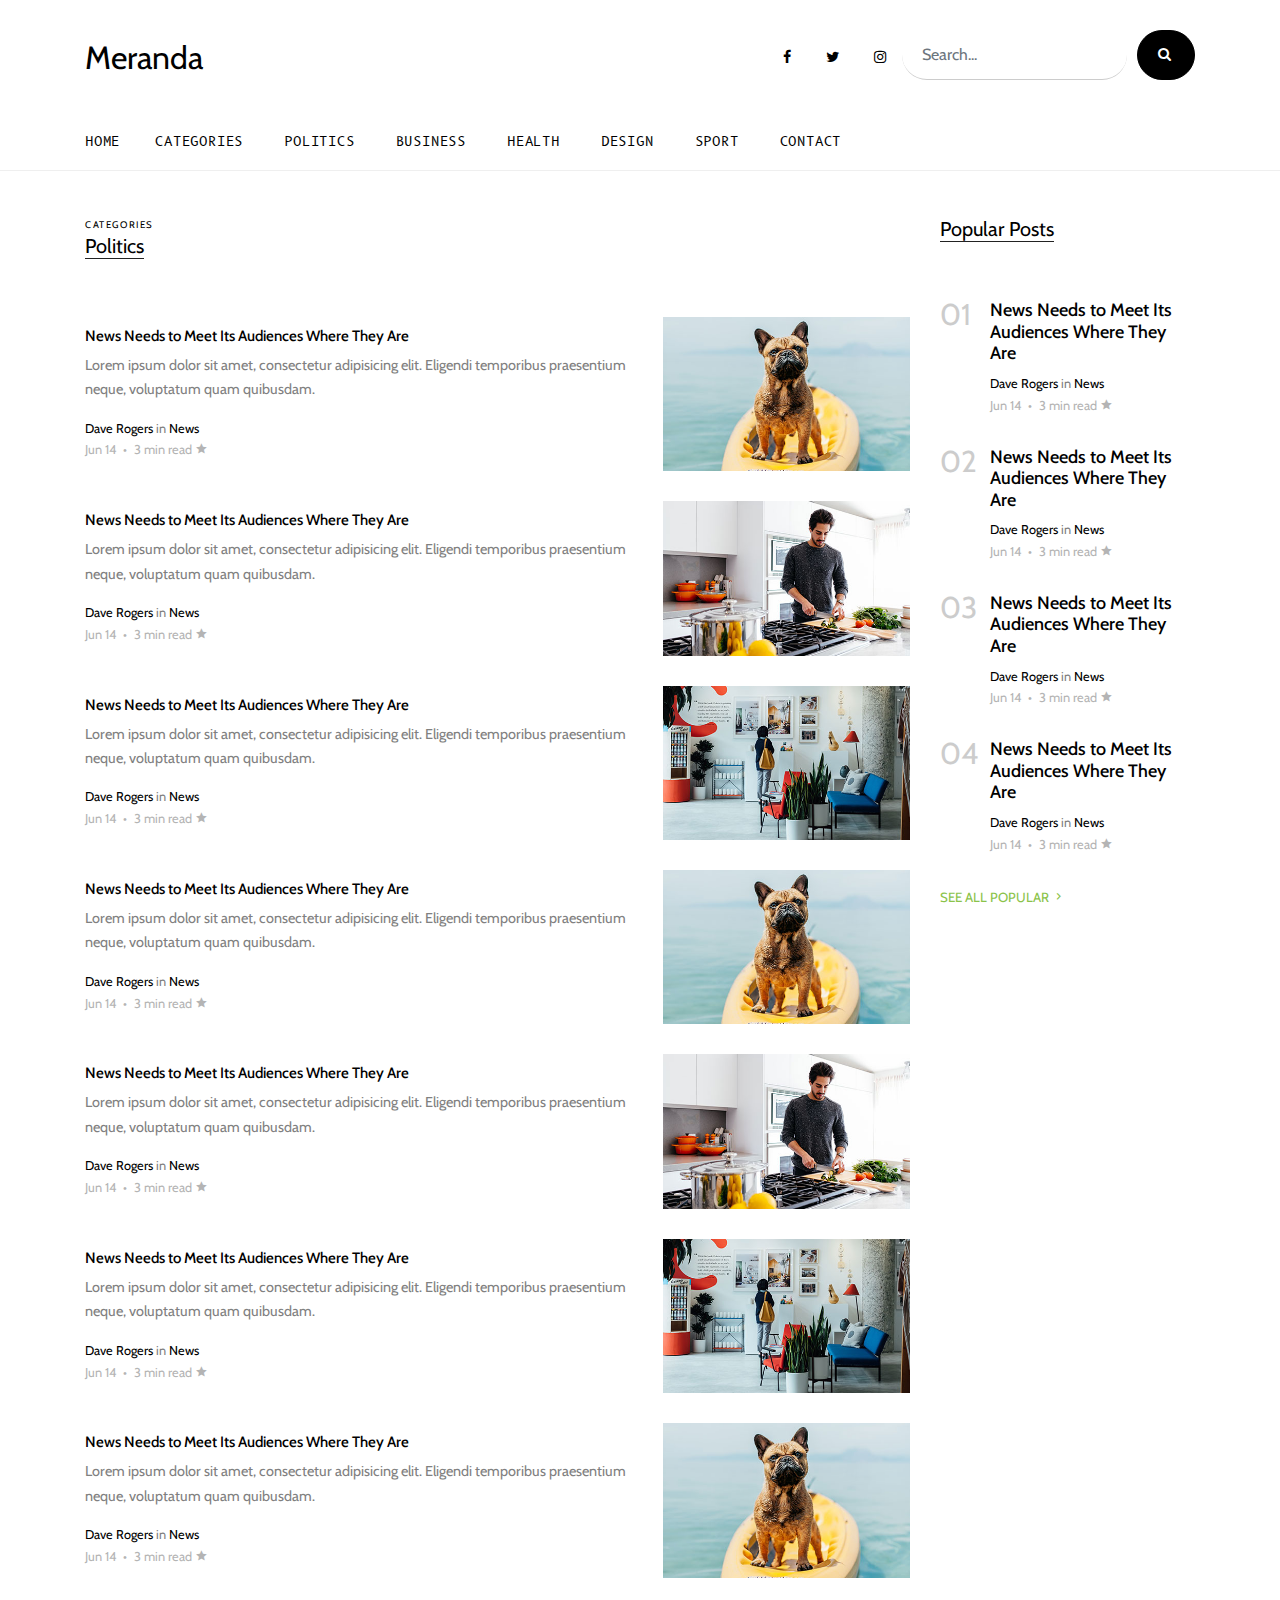
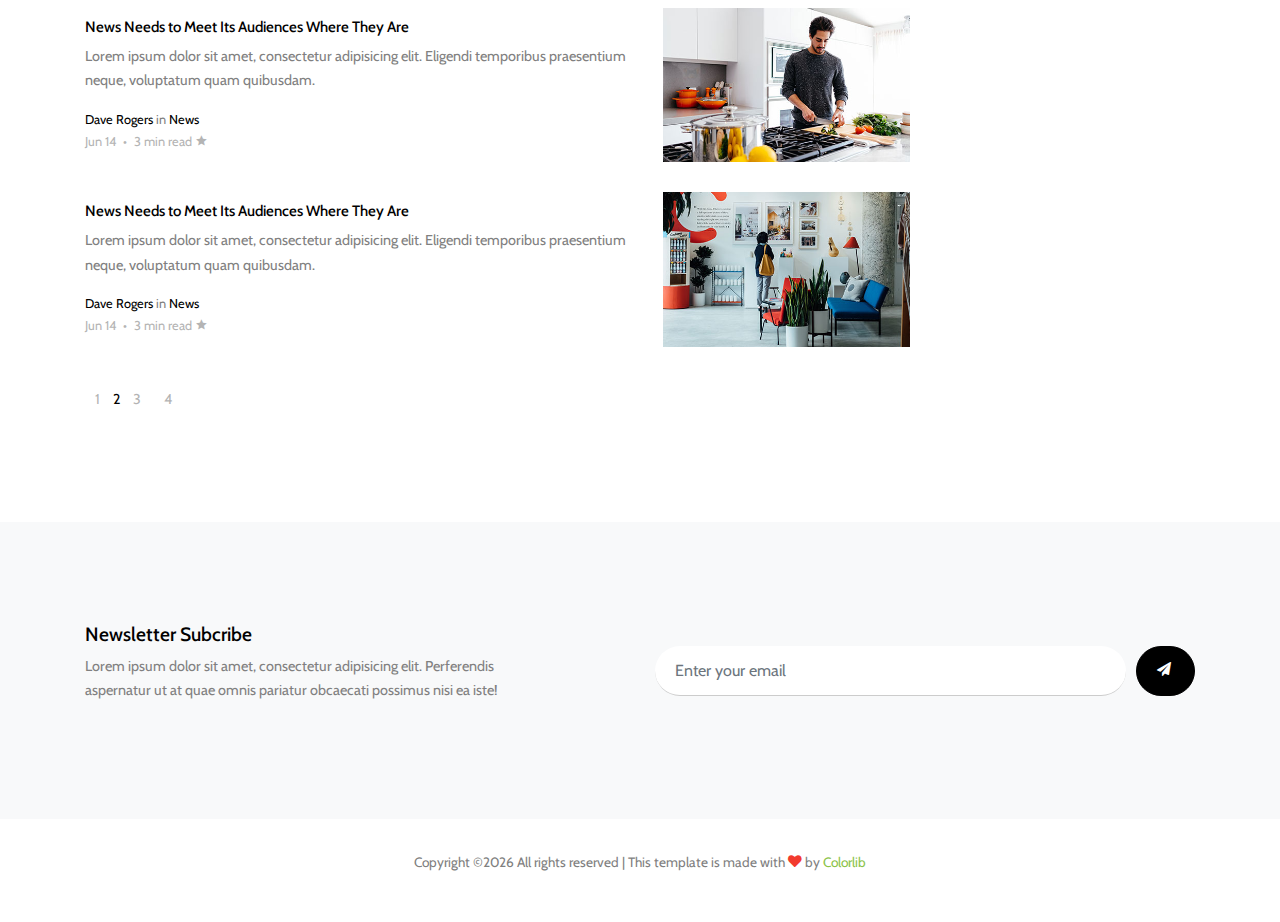
<file: frontend only/meranda/categories.html>
<!DOCTYPE html>
<html lang="en">

<head>
  <title>Meranda &mdash; Website Template by Colorlib</title>
  <meta charset="utf-8">
  <meta name="viewport" content="width=device-width, initial-scale=1, shrink-to-fit=no">


  <link href="https://fonts.googleapis.com/css?family=B612+Mono|Cabin:400,700&display=swap" rel="stylesheet">

  <link rel="stylesheet" href="fonts/icomoon/style.css">

  <link rel="stylesheet" href="css/bootstrap.min.css">
  <link rel="stylesheet" href="css/jquery-ui.css">
  <link rel="stylesheet" href="css/owl.carousel.min.css">
  <link rel="stylesheet" href="css/owl.theme.default.min.css">
  <link rel="stylesheet" href="css/owl.theme.default.min.css">

  <link rel="stylesheet" href="css/jquery.fancybox.min.css">

  <link rel="stylesheet" href="css/bootstrap-datepicker.css">

  <link rel="stylesheet" href="fonts/flaticon/font/flaticon.css">

  <link rel="stylesheet" href="css/aos.css">
  <link href="css/jquery.mb.YTPlayer.min.css" media="all" rel="stylesheet" type="text/css">

  <link rel="stylesheet" href="css/style.css">



</head>

<body data-spy="scroll" data-target=".site-navbar-target" data-offset="300">

  <div class="site-wrap">

    <div class="site-mobile-menu site-navbar-target">
      <div class="site-mobile-menu-header">
        <div class="site-mobile-menu-close mt-3">
          <span class="icon-close2 js-menu-toggle"></span>
        </div>
      </div>
      <div class="site-mobile-menu-body"></div>
    </div>


    
    <div class="header-top">
      <div class="container">
        <div class="row align-items-center">
          <div class="col-12 col-lg-6 d-flex">
            <a href="index.html" class="site-logo">
              Meranda
            </a>

            <a href="#" class="ml-auto d-inline-block d-lg-none site-menu-toggle js-menu-toggle text-black"><span
                class="icon-menu h3"></span></a>

          </div>
          <div class="col-12 col-lg-6 ml-auto d-flex">
            <div class="ml-md-auto top-social d-none d-lg-inline-block">
              <a href="#" class="d-inline-block p-3"><span class="icon-facebook"></span></a>
                <a href="#" class="d-inline-block p-3"><span class="icon-twitter"></span></a>
                <a href="#" class="d-inline-block p-3"><span class="icon-instagram"></span></a>
            </div>
            <form action="#" class="search-form d-inline-block">

              <div class="d-flex">
                <input type="email" class="form-control" placeholder="Search...">
                <button type="submit" class="btn btn-secondary" ><span class="icon-search"></span></button>
              </div>
            </form>

            
          </div>
          <div class="col-6 d-block d-lg-none text-right">
            
          </div>
        </div>
      </div>
      


      
      <div class="site-navbar py-2 js-sticky-header site-navbar-target d-none pl-0 d-lg-block" role="banner">

      <div class="container">
        <div class="d-flex align-items-center">
          
          <div class="mr-auto">
            <nav class="site-navigation position-relative text-right" role="navigation">
              <ul class="site-menu main-menu js-clone-nav mr-auto d-none pl-0 d-lg-block">
                <li class="active">
                  <a href="index.html" class="nav-link text-left">Home</a>
                </li>
                <li>
                  <a href="categories.html" class="nav-link text-left">Categories</a>
                </li>
                <li>
                  <a href="categories.html" class="nav-link text-left">Politics</a>
                </li>
                <li>
                  <a href="categories.html" class="nav-link text-left">Business</a>
                </li>
                <li>
                    <a href="categories.html" class="nav-link text-left">Health</a>
                </li>
                <li><a href="categories.html" class="nav-link text-left">Design</a></li>
                <li>
                  <a href="categories.html" class="nav-link text-left">Sport</a>
                </li>
                <li><a href="contact.html" class="nav-link text-left">Contact</a></li>

              </ul>                                                                                                                                                                                                                                                                                         
            </nav>

          </div>
         
        </div>
      </div>

    </div>
    
    </div>

    

    <div class="site-section">
      <div class="container">
        <div class="row">
          <div class="col-lg-9">
            <div class="section-title">
              <span class="caption d-block small">Categories</span>
              <h2>Politics</h2>
            </div>
            <div class="post-entry-2 d-flex">
              <div class="thumbnail order-md-2" style="background-image: url('images/img_h_4.jpg')"></div>
              <div class="contents order-md-1 pl-0">
                <h2><a href="blog-single.html">News Needs to Meet Its Audiences Where They Are</a></h2>
                <p class="mb-3">Lorem ipsum dolor sit amet, consectetur adipisicing elit. Eligendi temporibus praesentium neque, voluptatum quam quibusdam.</p>
                <div class="post-meta">
                  <span class="d-block"><a href="#">Dave Rogers</a> in <a href="#">News</a></span>
                  <span class="date-read">Jun 14 <span class="mx-1">&bullet;</span> 3 min read <span class="icon-star2"></span></span>
                </div>
              </div>
            </div>

            <div class="post-entry-2 d-flex">
              <div class="thumbnail order-md-2" style="background-image: url('images/img_h_3.jpg')"></div>
              <div class="contents order-md-1 pl-0">
                <h2><a href="blog-single.html">News Needs to Meet Its Audiences Where They Are</a></h2>
                <p class="mb-3">Lorem ipsum dolor sit amet, consectetur adipisicing elit. Eligendi temporibus praesentium neque, voluptatum quam quibusdam.</p>
                <div class="post-meta">
                  <span class="d-block"><a href="#">Dave Rogers</a> in <a href="#">News</a></span>
                  <span class="date-read">Jun 14 <span class="mx-1">&bullet;</span> 3 min read <span class="icon-star2"></span></span>
                </div>
              </div>
            </div>

            <div class="post-entry-2 d-flex">
              <div class="thumbnail order-md-2" style="background-image: url('images/img_h_1.jpg')"></div>
              <div class="contents order-md-1 pl-0">
                
                <h2><a href="blog-single.html">News Needs to Meet Its Audiences Where They Are</a></h2>
                <p class="mb-3">Lorem ipsum dolor sit amet, consectetur adipisicing elit. Eligendi temporibus praesentium neque, voluptatum quam quibusdam.</p>
                <div class="post-meta">
                  <span class="d-block"><a href="#">Dave Rogers</a> in <a href="#">News</a></span>
                  <span class="date-read">Jun 14 <span class="mx-1">&bullet;</span> 3 min read <span class="icon-star2"></span></span>
                </div>
              </div>
            </div>

            <div class="post-entry-2 d-flex">
              <div class="thumbnail order-md-2" style="background-image: url('images/img_h_4.jpg')"></div>
              <div class="contents order-md-1 pl-0">
                <h2><a href="blog-single.html">News Needs to Meet Its Audiences Where They Are</a></h2>
                <p class="mb-3">Lorem ipsum dolor sit amet, consectetur adipisicing elit. Eligendi temporibus praesentium neque, voluptatum quam quibusdam.</p>
                <div class="post-meta">
                  <span class="d-block"><a href="#">Dave Rogers</a> in <a href="#">News</a></span>
                  <span class="date-read">Jun 14 <span class="mx-1">&bullet;</span> 3 min read <span class="icon-star2"></span></span>
                </div>
              </div>
            </div>

            <div class="post-entry-2 d-flex">
              <div class="thumbnail order-md-2" style="background-image: url('images/img_h_3.jpg')"></div>
              <div class="contents order-md-1 pl-0">
                <h2><a href="blog-single.html">News Needs to Meet Its Audiences Where They Are</a></h2>
                <p class="mb-3">Lorem ipsum dolor sit amet, consectetur adipisicing elit. Eligendi temporibus praesentium neque, voluptatum quam quibusdam.</p>
                <div class="post-meta">
                  <span class="d-block"><a href="#">Dave Rogers</a> in <a href="#">News</a></span>
                  <span class="date-read">Jun 14 <span class="mx-1">&bullet;</span> 3 min read <span class="icon-star2"></span></span>
                </div>
              </div>
            </div>

            <div class="post-entry-2 d-flex">
              <div class="thumbnail order-md-2" style="background-image: url('images/img_h_1.jpg')"></div>
              <div class="contents order-md-1 pl-0">
                
                <h2><a href="blog-single.html">News Needs to Meet Its Audiences Where They Are</a></h2>
                <p class="mb-3">Lorem ipsum dolor sit amet, consectetur adipisicing elit. Eligendi temporibus praesentium neque, voluptatum quam quibusdam.</p>
                <div class="post-meta">
                  <span class="d-block"><a href="#">Dave Rogers</a> in <a href="#">News</a></span>
                  <span class="date-read">Jun 14 <span class="mx-1">&bullet;</span> 3 min read <span class="icon-star2"></span></span>
                </div>
              </div>
            </div>

            <div class="post-entry-2 d-flex">
              <div class="thumbnail order-md-2" style="background-image: url('images/img_h_4.jpg')"></div>
              <div class="contents order-md-1 pl-0">
                <h2><a href="blog-single.html">News Needs to Meet Its Audiences Where They Are</a></h2>
                <p class="mb-3">Lorem ipsum dolor sit amet, consectetur adipisicing elit. Eligendi temporibus praesentium neque, voluptatum quam quibusdam.</p>
                <div class="post-meta">
                  <span class="d-block"><a href="#">Dave Rogers</a> in <a href="#">News</a></span>
                  <span class="date-read">Jun 14 <span class="mx-1">&bullet;</span> 3 min read <span class="icon-star2"></span></span>
                </div>
              </div>
            </div>

            <div class="post-entry-2 d-flex">
              <div class="thumbnail order-md-2" style="background-image: url('images/img_h_3.jpg')"></div>
              <div class="contents order-md-1 pl-0">
                <h2><a href="blog-single.html">News Needs to Meet Its Audiences Where They Are</a></h2>
                <p class="mb-3">Lorem ipsum dolor sit amet, consectetur adipisicing elit. Eligendi temporibus praesentium neque, voluptatum quam quibusdam.</p>
                <div class="post-meta">
                  <span class="d-block"><a href="#">Dave Rogers</a> in <a href="#">News</a></span>
                  <span class="date-read">Jun 14 <span class="mx-1">&bullet;</span> 3 min read <span class="icon-star2"></span></span>
                </div>
              </div>
            </div>

            <div class="post-entry-2 d-flex">
              <div class="thumbnail order-md-2" style="background-image: url('images/img_h_1.jpg')"></div>
              <div class="contents order-md-1 pl-0">
                
                <h2><a href="blog-single.html">News Needs to Meet Its Audiences Where They Are</a></h2>
                <p class="mb-3">Lorem ipsum dolor sit amet, consectetur adipisicing elit. Eligendi temporibus praesentium neque, voluptatum quam quibusdam.</p>
                <div class="post-meta">
                  <span class="d-block"><a href="#">Dave Rogers</a> in <a href="#">News</a></span>
                  <span class="date-read">Jun 14 <span class="mx-1">&bullet;</span> 3 min read <span class="icon-star2"></span></span>
                </div>
              </div>
            </div>
          </div>
          <div class="col-lg-3">
            <div class="section-title">
              <h2>Popular Posts</h2>
            </div>

            <div class="trend-entry d-flex">
              <div class="number align-self-start">01</div>
              <div class="trend-contents">
                <h2><a href="blog-single.html">News Needs to Meet Its Audiences Where They Are</a></h2>
                <div class="post-meta">
                  <span class="d-block"><a href="#">Dave Rogers</a> in <a href="#">News</a></span>
                  <span class="date-read">Jun 14 <span class="mx-1">&bullet;</span> 3 min read <span class="icon-star2"></span></span>
                </div>
              </div>
            </div>

            <div class="trend-entry d-flex">
              <div class="number align-self-start">02</div>
              <div class="trend-contents">
                <h2><a href="blog-single.html">News Needs to Meet Its Audiences Where They Are</a></h2>
                <div class="post-meta">
                  <span class="d-block"><a href="#">Dave Rogers</a> in <a href="#">News</a></span>
                  <span class="date-read">Jun 14 <span class="mx-1">&bullet;</span> 3 min read <span class="icon-star2"></span></span>
                </div>
              </div>
            </div>

            <div class="trend-entry d-flex">
              <div class="number align-self-start">03</div>
              <div class="trend-contents">
                <h2><a href="blog-single.html">News Needs to Meet Its Audiences Where They Are</a></h2>
                <div class="post-meta">
                  <span class="d-block"><a href="#">Dave Rogers</a> in <a href="#">News</a></span>
                  <span class="date-read">Jun 14 <span class="mx-1">&bullet;</span> 3 min read <span class="icon-star2"></span></span>
                </div>
              </div>
            </div>

            <div class="trend-entry d-flex pl-0">
              <div class="number align-self-start">04</div>
              <div class="trend-contents">
                <h2><a href="blog-single.html">News Needs to Meet Its Audiences Where They Are</a></h2>
                <div class="post-meta">
                  <span class="d-block"><a href="#">Dave Rogers</a> in <a href="#">News</a></span>
                  <span class="date-read">Jun 14 <span class="mx-1">&bullet;</span> 3 min read <span class="icon-star2"></span></span>
                </div>
              </div>
            </div>
            
            <p>
              <a href="#" class="more">See All Popular <span class="icon-keyboard_arrow_right"></span></a>
            </p>
          </div>
        </div>

        <div class="row">
          <div class="col-lg-6">
            <ul class="custom-pagination list-unstyled">
              <li><a href="#">1</a></li>
              <li class="active">2</li>
              <li><a href="#">3</a></li>
              <li><a href="#">4</a></li>
            </ul>
          </div>
        </div>
      </div>
    </div>

    <div class="site-section subscribe bg-light">
      <div class="container">
        <form action="#" class="row align-items-center">
          <div class="col-md-5 mr-auto">
            <h2>Newsletter Subcribe</h2>
            <p>Lorem ipsum dolor sit amet, consectetur adipisicing elit. Perferendis aspernatur ut at quae omnis pariatur obcaecati possimus nisi ea iste!</p>
          </div>
          <div class="col-md-6 ml-auto">
            <div class="d-flex">
              <input type="email" class="form-control" placeholder="Enter your email">
              <button type="submit" class="btn btn-secondary" ><span class="icon-paper-plane"></span></button>
            </div>
          </div>
        </form>
      </div>
    </div>


    
    <div class="footer">
      <div class="container">
        

        <div class="row">
          <div class="col-12">
            <div class="copyright">
                <p>
                    <!-- Link back to Colorlib can't be removed. Template is licensed under CC BY 3.0. -->
                    Copyright &copy;<script>document.write(new Date().getFullYear());</script> All rights reserved | This template is made with <i class="icon-heart text-danger" aria-hidden="true"></i> by <a href="https://colorlib.com" target="_blank" >Colorlib</a>
                    <!-- Link back to Colorlib can't be removed. Template is licensed under CC BY 3.0. -->
                    </p>
            </div>
          </div>
        </div>
      </div>
    </div>
    

  </div>
  <!-- .site-wrap -->


  <!-- loader -->
  <div id="loader" class="show fullscreen"><svg class="circular" width="48px" height="48px"><circle class="path-bg" cx="24" cy="24" r="22" fill="none" stroke-width="4" stroke="#eeeeee"/><circle class="path" cx="24" cy="24" r="22" fill="none" stroke-width="4" stroke-miterlimit="10" stroke="#ff5e15"/></svg></div>

  <script src="js/jquery-3.3.1.min.js"></script>
  <script src="js/jquery-migrate-3.0.1.min.js"></script>
  <script src="js/jquery-ui.js"></script>
  <script src="js/popper.min.js"></script>
  <script src="js/bootstrap.min.js"></script>
  <script src="js/owl.carousel.min.js"></script>
  <script src="js/jquery.stellar.min.js"></script>
  <script src="js/jquery.countdown.min.js"></script>
  <script src="js/bootstrap-datepicker.min.js"></script>
  <script src="js/jquery.easing.1.3.js"></script>
  <script src="js/aos.js"></script>
  <script src="js/jquery.fancybox.min.js"></script>
  <script src="js/jquery.sticky.js"></script>
  <script src="js/jquery.mb.YTPlayer.min.js"></script>




  <script src="js/main.js"></script>

</body>

</html>
</file>
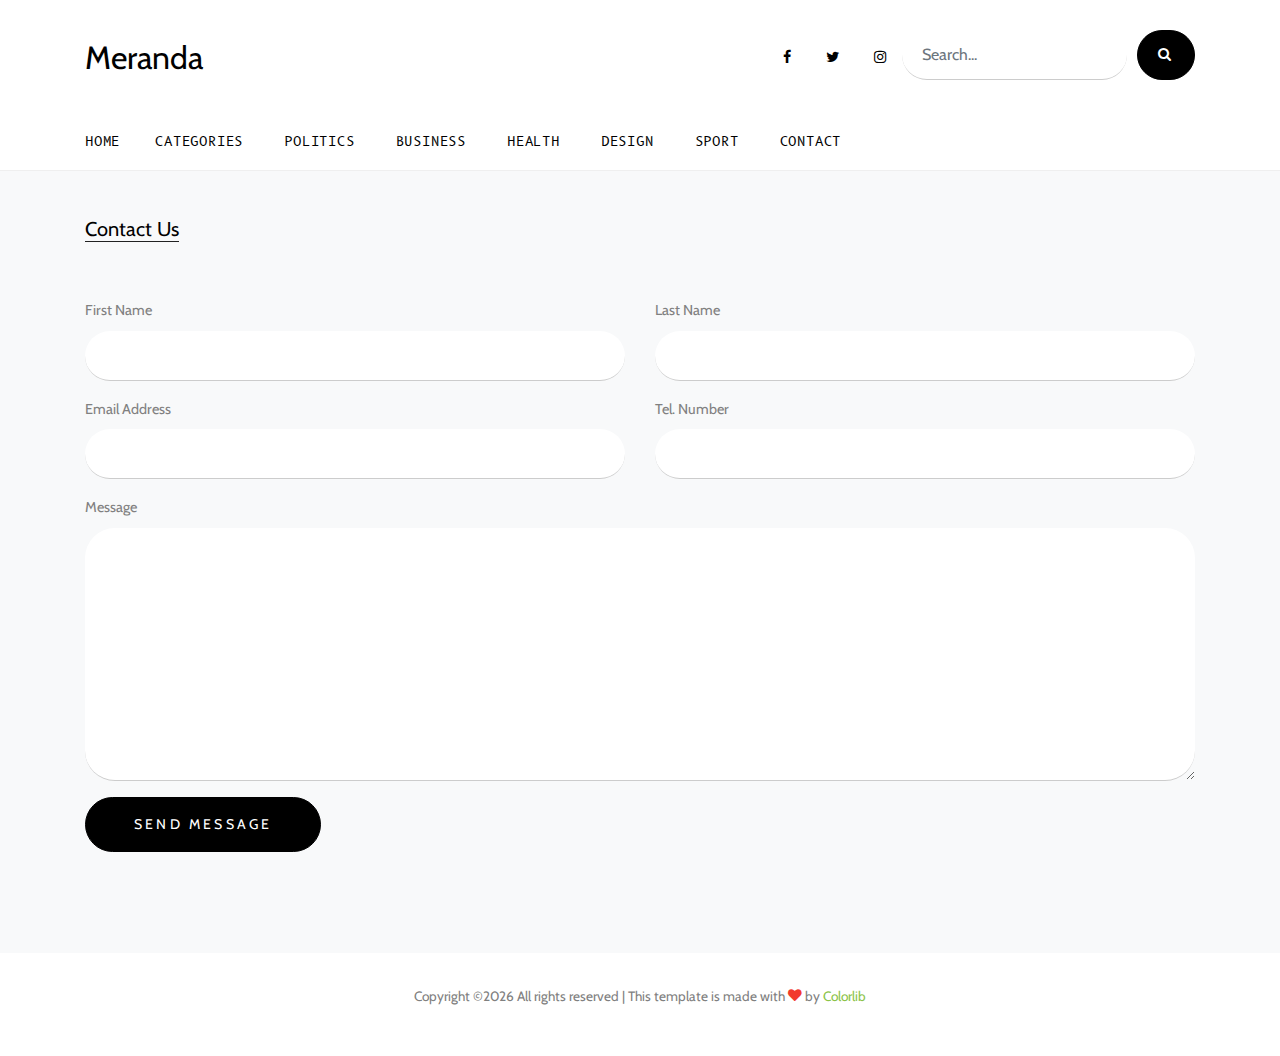
<file: frontend only/meranda/contact.html>
<!DOCTYPE html>
<html lang="en">

<head>
  <title>Meranda &mdash; Website Template by Colorlib</title>
  <meta charset="utf-8">
  <meta name="viewport" content="width=device-width, initial-scale=1, shrink-to-fit=no">


  <link href="https://fonts.googleapis.com/css?family=B612+Mono|Cabin:400,700&display=swap" rel="stylesheet">

  <link rel="stylesheet" href="fonts/icomoon/style.css">

  <link rel="stylesheet" href="css/bootstrap.min.css">
  <link rel="stylesheet" href="css/jquery-ui.css">
  <link rel="stylesheet" href="css/owl.carousel.min.css">
  <link rel="stylesheet" href="css/owl.theme.default.min.css">
  <link rel="stylesheet" href="css/owl.theme.default.min.css">

  <link rel="stylesheet" href="css/jquery.fancybox.min.css">

  <link rel="stylesheet" href="css/bootstrap-datepicker.css">

  <link rel="stylesheet" href="fonts/flaticon/font/flaticon.css">

  <link rel="stylesheet" href="css/aos.css">
  <link href="css/jquery.mb.YTPlayer.min.css" media="all" rel="stylesheet" type="text/css">

  <link rel="stylesheet" href="css/style.css">



</head>

<body data-spy="scroll" data-target=".site-navbar-target" data-offset="300">

  <div class="site-wrap">

    <div class="site-mobile-menu site-navbar-target">
      <div class="site-mobile-menu-header">
        <div class="site-mobile-menu-close mt-3">
          <span class="icon-close2 js-menu-toggle"></span>
        </div>
      </div>
      <div class="site-mobile-menu-body"></div>
    </div>


    
    <div class="header-top">
      <div class="container">
        <div class="row align-items-center">
          <div class="col-12 col-lg-6 d-flex">
            <a href="index.html" class="site-logo">
              Meranda
            </a>

            <a href="#" class="ml-auto d-inline-block d-lg-none site-menu-toggle js-menu-toggle text-black"><span
                class="icon-menu h3"></span></a>

          </div>
          <div class="col-12 col-lg-6 ml-auto d-flex">
            <div class="ml-md-auto top-social d-none d-lg-inline-block">
              <a href="#" class="d-inline-block p-3"><span class="icon-facebook"></span></a>
                <a href="#" class="d-inline-block p-3"><span class="icon-twitter"></span></a>
                <a href="#" class="d-inline-block p-3"><span class="icon-instagram"></span></a>
            </div>
            <form action="#" class="search-form d-inline-block">

              <div class="d-flex">
                <input type="email" class="form-control" placeholder="Search...">
                <button type="submit" class="btn btn-secondary" ><span class="icon-search"></span></button>
              </div>
            </form>

            
          </div>
          <div class="col-6 d-block d-lg-none text-right">
            
          </div>
        </div>
      </div>
      


      
      <div class="site-navbar py-2 js-sticky-header site-navbar-target d-none pl-0 d-lg-block" role="banner">

      <div class="container">
        <div class="d-flex align-items-center">
          
          <div class="mr-auto">
            <nav class="site-navigation position-relative text-right" role="navigation">
              <ul class="site-menu main-menu js-clone-nav mr-auto d-none pl-0 d-lg-block">
                <li class="active">
                  <a href="index.html" class="nav-link text-left">Home</a>
                </li>
                <li>
                  <a href="categories.html" class="nav-link text-left">Categories</a>
                </li>
                <li>
                  <a href="categories.html" class="nav-link text-left">Politics</a>
                </li>
                <li>
                  <a href="categories.html" class="nav-link text-left">Business</a>
                </li>
                <li>
                    <a href="categories.html" class="nav-link text-left">Health</a>
                </li>
                <li><a href="categories.html" class="nav-link text-left">Design</a></li>
                <li>
                  <a href="categories.html" class="nav-link text-left">Sport</a>
                </li>
                <li><a href="contact.html" class="nav-link text-left">Contact</a></li>

              </ul>                                                                                                                                                                                                                                                                                         
            </nav>

          </div>
         
        </div>
      </div>

    </div>
    
    </div>

    

    <div class="site-section bg-light">
      <div class="container">
        <div class="row">

          <div class="col-lg-12">
            <div class="section-title mb-5">
              <h2>Contact Us</h2>
            </div>
            <form method="post">
              
                  <div class="row">
                      <div class="col-md-6 form-group">
                          <label for="fname">First Name</label>
                          <input type="text" id="fname" class="form-control form-control-lg">
                      </div>
                      <div class="col-md-6 form-group">
                          <label for="lname">Last Name</label>
                          <input type="text" id="lname" class="form-control form-control-lg">
                      </div>
                  </div>
                  <div class="row">
                      <div class="col-md-6 form-group">
                          <label for="eaddress">Email Address</label>
                          <input type="text" id="eaddress" class="form-control form-control-lg">
                      </div>
                      <div class="col-md-6 form-group">
                          <label for="tel">Tel. Number</label>
                          <input type="text" id="tel" class="form-control form-control-lg">
                      </div>
                  </div>
                  <div class="row">
                      <div class="col-md-12 form-group">
                          <label for="message">Message</label>
                          <textarea name="" id="message" cols="30" rows="10" class="form-control"></textarea>
                      </div>
                  </div>

                  <div class="row">
                      <div class="col-12">
                          <input type="submit" value="Send Message" class="btn btn-primary py-3 px-5">
                      </div>
                  </div>
              
            </form>
          </div>
          
        </div>

        
      </div>
    </div>

    
    
    <div class="footer">
      <div class="container">
        

        <div class="row">
          <div class="col-12">
            <div class="copyright">
                <p>
                    <!-- Link back to Colorlib can't be removed. Template is licensed under CC BY 3.0. -->
                    Copyright &copy;<script>document.write(new Date().getFullYear());</script> All rights reserved | This template is made with <i class="icon-heart text-danger" aria-hidden="true"></i> by <a href="https://colorlib.com" target="_blank" >Colorlib</a>
                    <!-- Link back to Colorlib can't be removed. Template is licensed under CC BY 3.0. -->
                    </p>
            </div>
          </div>
        </div>
      </div>
    </div>
    

  </div>
  <!-- .site-wrap -->


  <!-- loader -->
  <div id="loader" class="show fullscreen"><svg class="circular" width="48px" height="48px"><circle class="path-bg" cx="24" cy="24" r="22" fill="none" stroke-width="4" stroke="#eeeeee"/><circle class="path" cx="24" cy="24" r="22" fill="none" stroke-width="4" stroke-miterlimit="10" stroke="#ff5e15"/></svg></div>

  <script src="js/jquery-3.3.1.min.js"></script>
  <script src="js/jquery-migrate-3.0.1.min.js"></script>
  <script src="js/jquery-ui.js"></script>
  <script src="js/popper.min.js"></script>
  <script src="js/bootstrap.min.js"></script>
  <script src="js/owl.carousel.min.js"></script>
  <script src="js/jquery.stellar.min.js"></script>
  <script src="js/jquery.countdown.min.js"></script>
  <script src="js/bootstrap-datepicker.min.js"></script>
  <script src="js/jquery.easing.1.3.js"></script>
  <script src="js/aos.js"></script>
  <script src="js/jquery.fancybox.min.js"></script>
  <script src="js/jquery.sticky.js"></script>
  <script src="js/jquery.mb.YTPlayer.min.js"></script>




  <script src="js/main.js"></script>

</body>

</html>
</file>
<file: frontend only/meranda/fonts/icomoon/style.css>
@font-face {
  font-family: 'icomoon';
  src:  url('fonts/icomoon.eot?10si43');
  src:  url('fonts/icomoon.eot?10si43#iefix') format('embedded-opentype'),
    url('fonts/icomoon.ttf?10si43') format('truetype'),
    url('fonts/icomoon.woff?10si43') format('woff'),
    url('fonts/icomoon.svg?10si43#icomoon') format('svg');
  font-weight: normal;
  font-style: normal;
}

[class^="icon-"], [class*=" icon-"] {
  /* use !important to prevent issues with browser extensions that change fonts */
  font-family: 'icomoon' !important;
  speak: none;
  font-style: normal;
  font-weight: normal;
  font-variant: normal;
  text-transform: none;
  line-height: 1;

  /* Better Font Rendering =========== */
  -webkit-font-smoothing: antialiased;
  -moz-osx-font-smoothing: grayscale;
}

.icon-asterisk:before {
  content: "\f069";
}
.icon-plus:before {
  content: "\f067";
}
.icon-question:before {
  content: "\f128";
}
.icon-minus:before {
  content: "\f068";
}
.icon-glass:before {
  content: "\f000";
}
.icon-music:before {
  content: "\f001";
}
.icon-search:before {
  content: "\f002";
}
.icon-envelope-o:before {
  content: "\f003";
}
.icon-heart:before {
  content: "\f004";
}
.icon-star:before {
  content: "\f005";
}
.icon-star-o:before {
  content: "\f006";
}
.icon-user:before {
  content: "\f007";
}
.icon-film:before {
  content: "\f008";
}
.icon-th-large:before {
  content: "\f009";
}
.icon-th:before {
  content: "\f00a";
}
.icon-th-list:before {
  content: "\f00b";
}
.icon-check:before {
  content: "\f00c";
}
.icon-close:before {
  content: "\f00d";
}
.icon-remove:before {
  content: "\f00d";
}
.icon-times:before {
  content: "\f00d";
}
.icon-search-plus:before {
  content: "\f00e";
}
.icon-search-minus:before {
  content: "\f010";
}
.icon-power-off:before {
  content: "\f011";
}
.icon-signal:before {
  content: "\f012";
}
.icon-cog:before {
  content: "\f013";
}
.icon-gear:before {
  content: "\f013";
}
.icon-trash-o:before {
  content: "\f014";
}
.icon-home:before {
  content: "\f015";
}
.icon-file-o:before {
  content: "\f016";
}
.icon-clock-o:before {
  content: "\f017";
}
.icon-road:before {
  content: "\f018";
}
.icon-download:before {
  content: "\f019";
}
.icon-arrow-circle-o-down:before {
  content: "\f01a";
}
.icon-arrow-circle-o-up:before {
  content: "\f01b";
}
.icon-inbox:before {
  content: "\f01c";
}
.icon-play-circle-o:before {
  content: "\f01d";
}
.icon-repeat:before {
  content: "\f01e";
}
.icon-rotate-right:before {
  content: "\f01e";
}
.icon-refresh:before {
  content: "\f021";
}
.icon-list-alt:before {
  content: "\f022";
}
.icon-lock:before {
  content: "\f023";
}
.icon-flag:before {
  content: "\f024";
}
.icon-headphones:before {
  content: "\f025";
}
.icon-volume-off:before {
  content: "\f026";
}
.icon-volume-down:before {
  content: "\f027";
}
.icon-volume-up:before {
  content: "\f028";
}
.icon-qrcode:before {
  content: "\f029";
}
.icon-barcode:before {
  content: "\f02a";
}
.icon-tag:before {
  content: "\f02b";
}
.icon-tags:before {
  content: "\f02c";
}
.icon-book:before {
  content: "\f02d";
}
.icon-bookmark:before {
  content: "\f02e";
}
.icon-print:before {
  content: "\f02f";
}
.icon-camera:before {
  content: "\f030";
}
.icon-font:before {
  content: "\f031";
}
.icon-bold:before {
  content: "\f032";
}
.icon-italic:before {
  content: "\f033";
}
.icon-text-height:before {
  content: "\f034";
}
.icon-text-width:before {
  content: "\f035";
}
.icon-align-left:before {
  content: "\f036";
}
.icon-align-center:before {
  content: "\f037";
}
.icon-align-right:before {
  content: "\f038";
}
.icon-align-justify:before {
  content: "\f039";
}
.icon-list:before {
  content: "\f03a";
}
.icon-dedent:before {
  content: "\f03b";
}
.icon-outdent:before {
  content: "\f03b";
}
.icon-indent:before {
  content: "\f03c";
}
.icon-video-camera:before {
  content: "\f03d";
}
.icon-image:before {
  content: "\f03e";
}
.icon-photo:before {
  content: "\f03e";
}
.icon-picture-o:before {
  content: "\f03e";
}
.icon-pencil:before {
  content: "\f040";
}
.icon-map-marker:before {
  content: "\f041";
}
.icon-adjust:before {
  content: "\f042";
}
.icon-tint:before {
  content: "\f043";
}
.icon-edit:before {
  content: "\f044";
}
.icon-pencil-square-o:before {
  content: "\f044";
}
.icon-share-square-o:before {
  content: "\f045";
}
.icon-check-square-o:before {
  content: "\f046";
}
.icon-arrows:before {
  content: "\f047";
}
.icon-step-backward:before {
  content: "\f048";
}
.icon-fast-backward:before {
  content: "\f049";
}
.icon-backward:before {
  content: "\f04a";
}
.icon-play:before {
  content: "\f04b";
}
.icon-pause:before {
  content: "\f04c";
}
.icon-stop:before {
  content: "\f04d";
}
.icon-forward:before {
  content: "\f04e";
}
.icon-fast-forward:before {
  content: "\f050";
}
.icon-step-forward:before {
  content: "\f051";
}
.icon-eject:before {
  content: "\f052";
}
.icon-chevron-left:before {
  content: "\f053";
}
.icon-chevron-right:before {
  content: "\f054";
}
.icon-plus-circle:before {
  content: "\f055";
}
.icon-minus-circle:before {
  content: "\f056";
}
.icon-times-circle:before {
  content: "\f057";
}
.icon-check-circle:before {
  content: "\f058";
}
.icon-question-circle:before {
  content: "\f059";
}
.icon-info-circle:before {
  content: "\f05a";
}
.icon-crosshairs:before {
  content: "\f05b";
}
.icon-times-circle-o:before {
  content: "\f05c";
}
.icon-check-circle-o:before {
  content: "\f05d";
}
.icon-ban:before {
  content: "\f05e";
}
.icon-arrow-left:before {
  content: "\f060";
}
.icon-arrow-right:before {
  content: "\f061";
}
.icon-arrow-up:before {
  content: "\f062";
}
.icon-arrow-down:before {
  content: "\f063";
}
.icon-mail-forward:before {
  content: "\f064";
}
.icon-share:before {
  content: "\f064";
}
.icon-expand:before {
  content: "\f065";
}
.icon-compress:before {
  content: "\f066";
}
.icon-exclamation-circle:before {
  content: "\f06a";
}
.icon-gift:before {
  content: "\f06b";
}
.icon-leaf:before {
  content: "\f06c";
}
.icon-fire:before {
  content: "\f06d";
}
.icon-eye:before {
  content: "\f06e";
}
.icon-eye-slash:before {
  content: "\f070";
}
.icon-exclamation-triangle:before {
  content: "\f071";
}
.icon-warning:before {
  content: "\f071";
}
.icon-plane:before {
  content: "\f072";
}
.icon-calendar:before {
  content: "\f073";
}
.icon-random:before {
  content: "\f074";
}
.icon-comment:before {
  content: "\f075";
}
.icon-magnet:before {
  content: "\f076";
}
.icon-chevron-up:before {
  content: "\f077";
}
.icon-chevron-down:before {
  content: "\f078";
}
.icon-retweet:before {
  content: "\f079";
}
.icon-shopping-cart:before {
  content: "\f07a";
}
.icon-folder:before {
  content: "\f07b";
}
.icon-folder-open:before {
  content: "\f07c";
}
.icon-arrows-v:before {
  content: "\f07d";
}
.icon-arrows-h:before {
  content: "\f07e";
}
.icon-bar-chart:before {
  content: "\f080";
}
.icon-bar-chart-o:before {
  content: "\f080";
}
.icon-twitter-square:before {
  content: "\f081";
}
.icon-facebook-square:before {
  content: "\f082";
}
.icon-camera-retro:before {
  content: "\f083";
}
.icon-key:before {
  content: "\f084";
}
.icon-cogs:before {
  content: "\f085";
}
.icon-gears:before {
  content: "\f085";
}
.icon-comments:before {
  content: "\f086";
}
.icon-thumbs-o-up:before {
  content: "\f087";
}
.icon-thumbs-o-down:before {
  content: "\f088";
}
.icon-star-half:before {
  content: "\f089";
}
.icon-heart-o:before {
  content: "\f08a";
}
.icon-sign-out:before {
  content: "\f08b";
}
.icon-linkedin-square:before {
  content: "\f08c";
}
.icon-thumb-tack:before {
  content: "\f08d";
}
.icon-external-link:before {
  content: "\f08e";
}
.icon-sign-in:before {
  content: "\f090";
}
.icon-trophy:before {
  content: "\f091";
}
.icon-github-square:before {
  content: "\f092";
}
.icon-upload:before {
  content: "\f093";
}
.icon-lemon-o:before {
  content: "\f094";
}
.icon-phone:before {
  content: "\f095";
}
.icon-square-o:before {
  content: "\f096";
}
.icon-bookmark-o:before {
  content: "\f097";
}
.icon-phone-square:before {
  content: "\f098";
}
.icon-twitter:before {
  content: "\f099";
}
.icon-facebook:before {
  content: "\f09a";
}
.icon-facebook-f:before {
  content: "\f09a";
}
.icon-github:before {
  content: "\f09b";
}
.icon-unlock:before {
  content: "\f09c";
}
.icon-credit-card:before {
  content: "\f09d";
}
.icon-feed:before {
  content: "\f09e";
}
.icon-rss:before {
  content: "\f09e";
}
.icon-hdd-o:before {
  content: "\f0a0";
}
.icon-bullhorn:before {
  content: "\f0a1";
}
.icon-bell-o:before {
  content: "\f0a2";
}
.icon-certificate:before {
  content: "\f0a3";
}
.icon-hand-o-right:before {
  content: "\f0a4";
}
.icon-hand-o-left:before {
  content: "\f0a5";
}
.icon-hand-o-up:before {
  content: "\f0a6";
}
.icon-hand-o-down:before {
  content: "\f0a7";
}
.icon-arrow-circle-left:before {
  content: "\f0a8";
}
.icon-arrow-circle-right:before {
  content: "\f0a9";
}
.icon-arrow-circle-up:before {
  content: "\f0aa";
}
.icon-arrow-circle-down:before {
  content: "\f0ab";
}
.icon-globe:before {
  content: "\f0ac";
}
.icon-wrench:before {
  content: "\f0ad";
}
.icon-tasks:before {
  content: "\f0ae";
}
.icon-filter:before {
  content: "\f0b0";
}
.icon-briefcase:before {
  content: "\f0b1";
}
.icon-arrows-alt:before {
  content: "\f0b2";
}
.icon-group:before {
  content: "\f0c0";
}
.icon-users:before {
  content: "\f0c0";
}
.icon-chain:before {
  content: "\f0c1";
}
.icon-link:before {
  content: "\f0c1";
}
.icon-cloud:before {
  content: "\f0c2";
}
.icon-flask:before {
  content: "\f0c3";
}
.icon-cut:before {
  content: "\f0c4";
}
.icon-scissors:before {
  content: "\f0c4";
}
.icon-copy:before {
  content: "\f0c5";
}
.icon-files-o:before {
  content: "\f0c5";
}
.icon-paperclip:before {
  content: "\f0c6";
}
.icon-floppy-o:before {
  content: "\f0c7";
}
.icon-save:before {
  content: "\f0c7";
}
.icon-square:before {
  content: "\f0c8";
}
.icon-bars:before {
  content: "\f0c9";
}
.icon-navicon:before {
  content: "\f0c9";
}
.icon-reorder:before {
  content: "\f0c9";
}
.icon-list-ul:before {
  content: "\f0ca";
}
.icon-list-ol:before {
  content: "\f0cb";
}
.icon-strikethrough:before {
  content: "\f0cc";
}
.icon-underline:before {
  content: "\f0cd";
}
.icon-table:before {
  content: "\f0ce";
}
.icon-magic:before {
  content: "\f0d0";
}
.icon-truck:before {
  content: "\f0d1";
}
.icon-pinterest:before {
  content: "\f0d2";
}
.icon-pinterest-square:before {
  content: "\f0d3";
}
.icon-google-plus-square:before {
  content: "\f0d4";
}
.icon-google-plus:before {
  content: "\f0d5";
}
.icon-money:before {
  content: "\f0d6";
}
.icon-caret-down:before {
  content: "\f0d7";
}
.icon-caret-up:before {
  content: "\f0d8";
}
.icon-caret-left:before {
  content: "\f0d9";
}
.icon-caret-right:before {
  content: "\f0da";
}
.icon-columns:before {
  content: "\f0db";
}
.icon-sort:before {
  content: "\f0dc";
}
.icon-unsorted:before {
  content: "\f0dc";
}
.icon-sort-desc:before {
  content: "\f0dd";
}
.icon-sort-down:before {
  content: "\f0dd";
}
.icon-sort-asc:before {
  content: "\f0de";
}
.icon-sort-up:before {
  content: "\f0de";
}
.icon-envelope:before {
  content: "\f0e0";
}
.icon-linkedin:before {
  content: "\f0e1";
}
.icon-rotate-left:before {
  content: "\f0e2";
}
.icon-undo:before {
  content: "\f0e2";
}
.icon-gavel:before {
  content: "\f0e3";
}
.icon-legal:before {
  content: "\f0e3";
}
.icon-dashboard:before {
  content: "\f0e4";
}
.icon-tachometer:before {
  content: "\f0e4";
}
.icon-comment-o:before {
  content: "\f0e5";
}
.icon-comments-o:before {
  content: "\f0e6";
}
.icon-bolt:before {
  content: "\f0e7";
}
.icon-flash:before {
  content: "\f0e7";
}
.icon-sitemap:before {
  content: "\f0e8";
}
.icon-umbrella:before {
  content: "\f0e9";
}
.icon-clipboard:before {
  content: "\f0ea";
}
.icon-paste:before {
  content: "\f0ea";
}
.icon-lightbulb-o:before {
  content: "\f0eb";
}
.icon-exchange:before {
  content: "\f0ec";
}
.icon-cloud-download:before {
  content: "\f0ed";
}
.icon-cloud-upload:before {
  content: "\f0ee";
}
.icon-user-md:before {
  content: "\f0f0";
}
.icon-stethoscope:before {
  content: "\f0f1";
}
.icon-suitcase:before {
  content: "\f0f2";
}
.icon-bell:before {
  content: "\f0f3";
}
.icon-coffee:before {
  content: "\f0f4";
}
.icon-cutlery:before {
  content: "\f0f5";
}
.icon-file-text-o:before {
  content: "\f0f6";
}
.icon-building-o:before {
  content: "\f0f7";
}
.icon-hospital-o:before {
  content: "\f0f8";
}
.icon-ambulance:before {
  content: "\f0f9";
}
.icon-medkit:before {
  content: "\f0fa";
}
.icon-fighter-jet:before {
  content: "\f0fb";
}
.icon-beer:before {
  content: "\f0fc";
}
.icon-h-square:before {
  content: "\f0fd";
}
.icon-plus-square:before {
  content: "\f0fe";
}
.icon-angle-double-left:before {
  content: "\f100";
}
.icon-angle-double-right:before {
  content: "\f101";
}
.icon-angle-double-up:before {
  content: "\f102";
}
.icon-angle-double-down:before {
  content: "\f103";
}
.icon-angle-left:before {
  content: "\f104";
}
.icon-angle-right:before {
  content: "\f105";
}
.icon-angle-up:before {
  content: "\f106";
}
.icon-angle-down:before {
  content: "\f107";
}
.icon-desktop:before {
  content: "\f108";
}
.icon-laptop:before {
  content: "\f109";
}
.icon-tablet:before {
  content: "\f10a";
}
.icon-mobile:before {
  content: "\f10b";
}
.icon-mobile-phone:before {
  content: "\f10b";
}
.icon-circle-o:before {
  content: "\f10c";
}
.icon-quote-left:before {
  content: "\f10d";
}
.icon-quote-right:before {
  content: "\f10e";
}
.icon-spinner:before {
  content: "\f110";
}
.icon-circle:before {
  content: "\f111";
}
.icon-mail-reply:before {
  content: "\f112";
}
.icon-reply:before {
  content: "\f112";
}
.icon-github-alt:before {
  content: "\f113";
}
.icon-folder-o:before {
  content: "\f114";
}
.icon-folder-open-o:before {
  content: "\f115";
}
.icon-smile-o:before {
  content: "\f118";
}
.icon-frown-o:before {
  content: "\f119";
}
.icon-meh-o:before {
  content: "\f11a";
}
.icon-gamepad:before {
  content: "\f11b";
}
.icon-keyboard-o:before {
  content: "\f11c";
}
.icon-flag-o:before {
  content: "\f11d";
}
.icon-flag-checkered:before {
  content: "\f11e";
}
.icon-terminal:before {
  content: "\f120";
}
.icon-code:before {
  content: "\f121";
}
.icon-mail-reply-all:before {
  content: "\f122";
}
.icon-reply-all:before {
  content: "\f122";
}
.icon-star-half-empty:before {
  content: "\f123";
}
.icon-star-half-full:before {
  content: "\f123";
}
.icon-star-half-o:before {
  content: "\f123";
}
.icon-location-arrow:before {
  content: "\f124";
}
.icon-crop:before {
  content: "\f125";
}
.icon-code-fork:before {
  content: "\f126";
}
.icon-chain-broken:before {
  content: "\f127";
}
.icon-unlink:before {
  content: "\f127";
}
.icon-info:before {
  content: "\f129";
}
.icon-exclamation:before {
  content: "\f12a";
}
.icon-superscript:before {
  content: "\f12b";
}
.icon-subscript:before {
  content: "\f12c";
}
.icon-eraser:before {
  content: "\f12d";
}
.icon-puzzle-piece:before {
  content: "\f12e";
}
.icon-microphone:before {
  content: "\f130";
}
.icon-microphone-slash:before {
  content: "\f131";
}
.icon-shield:before {
  content: "\f132";
}
.icon-calendar-o:before {
  content: "\f133";
}
.icon-fire-extinguisher:before {
  content: "\f134";
}
.icon-rocket:before {
  content: "\f135";
}
.icon-maxcdn:before {
  content: "\f136";
}
.icon-chevron-circle-left:before {
  content: "\f137";
}
.icon-chevron-circle-right:before {
  content: "\f138";
}
.icon-chevron-circle-up:before {
  content: "\f139";
}
.icon-chevron-circle-down:before {
  content: "\f13a";
}
.icon-html5:before {
  content: "\f13b";
}
.icon-css3:before {
  content: "\f13c";
}
.icon-anchor:before {
  content: "\f13d";
}
.icon-unlock-alt:before {
  content: "\f13e";
}
.icon-bullseye:before {
  content: "\f140";
}
.icon-ellipsis-h:before {
  content: "\f141";
}
.icon-ellipsis-v:before {
  content: "\f142";
}
.icon-rss-square:before {
  content: "\f143";
}
.icon-play-circle:before {
  content: "\f144";
}
.icon-ticket:before {
  content: "\f145";
}
.icon-minus-square:before {
  content: "\f146";
}
.icon-minus-square-o:before {
  content: "\f147";
}
.icon-level-up:before {
  content: "\f148";
}
.icon-level-down:before {
  content: "\f149";
}
.icon-check-square:before {
  content: "\f14a";
}
.icon-pencil-square:before {
  content: "\f14b";
}
.icon-external-link-square:before {
  content: "\f14c";
}
.icon-share-square:before {
  content: "\f14d";
}
.icon-compass:before {
  content: "\f14e";
}
.icon-caret-square-o-down:before {
  content: "\f150";
}
.icon-toggle-down:before {
  content: "\f150";
}
.icon-caret-square-o-up:before {
  content: "\f151";
}
.icon-toggle-up:before {
  content: "\f151";
}
.icon-caret-square-o-right:before {
  content: "\f152";
}
.icon-toggle-right:before {
  content: "\f152";
}
.icon-eur:before {
  content: "\f153";
}
.icon-euro:before {
  content: "\f153";
}
.icon-gbp:before {
  content: "\f154";
}
.icon-dollar:before {
  content: "\f155";
}
.icon-usd:before {
  content: "\f155";
}
.icon-inr:before {
  content: "\f156";
}
.icon-rupee:before {
  content: "\f156";
}
.icon-cny:before {
  content: "\f157";
}
.icon-jpy:before {
  content: "\f157";
}
.icon-rmb:before {
  content: "\f157";
}
.icon-yen:before {
  content: "\f157";
}
.icon-rouble:before {
  content: "\f158";
}
.icon-rub:before {
  content: "\f158";
}
.icon-ruble:before {
  content: "\f158";
}
.icon-krw:before {
  content: "\f159";
}
.icon-won:before {
  content: "\f159";
}
.icon-bitcoin:before {
  content: "\f15a";
}
.icon-btc:before {
  content: "\f15a";
}
.icon-file:before {
  content: "\f15b";
}
.icon-file-text:before {
  content: "\f15c";
}
.icon-sort-alpha-asc:before {
  content: "\f15d";
}
.icon-sort-alpha-desc:before {
  content: "\f15e";
}
.icon-sort-amount-asc:before {
  content: "\f160";
}
.icon-sort-amount-desc:before {
  content: "\f161";
}
.icon-sort-numeric-asc:before {
  content: "\f162";
}
.icon-sort-numeric-desc:before {
  content: "\f163";
}
.icon-thumbs-up:before {
  content: "\f164";
}
.icon-thumbs-down:before {
  content: "\f165";
}
.icon-youtube-square:before {
  content: "\f166";
}
.icon-youtube:before {
  content: "\f167";
}
.icon-xing:before {
  content: "\f168";
}
.icon-xing-square:before {
  content: "\f169";
}
.icon-youtube-play:before {
  content: "\f16a";
}
.icon-dropbox:before {
  content: "\f16b";
}
.icon-stack-overflow:before {
  content: "\f16c";
}
.icon-instagram:before {
  content: "\f16d";
}
.icon-flickr:before {
  content: "\f16e";
}
.icon-adn:before {
  content: "\f170";
}
.icon-bitbucket:before {
  content: "\f171";
}
.icon-bitbucket-square:before {
  content: "\f172";
}
.icon-tumblr:before {
  content: "\f173";
}
.icon-tumblr-square:before {
  content: "\f174";
}
.icon-long-arrow-down:before {
  content: "\f175";
}
.icon-long-arrow-up:before {
  content: "\f176";
}
.icon-long-arrow-left:before {
  content: "\f177";
}
.icon-long-arrow-right:before {
  content: "\f178";
}
.icon-apple:before {
  content: "\f179";
}
.icon-windows:before {
  content: "\f17a";
}
.icon-android:before {
  content: "\f17b";
}
.icon-linux:before {
  content: "\f17c";
}
.icon-dribbble:before {
  content: "\f17d";
}
.icon-skype:before {
  content: "\f17e";
}
.icon-foursquare:before {
  content: "\f180";
}
.icon-trello:before {
  content: "\f181";
}
.icon-female:before {
  content: "\f182";
}
.icon-male:before {
  content: "\f183";
}
.icon-gittip:before {
  content: "\f184";
}
.icon-gratipay:before {
  content: "\f184";
}
.icon-sun-o:before {
  content: "\f185";
}
.icon-moon-o:before {
  content: "\f186";
}
.icon-archive:before {
  content: "\f187";
}
.icon-bug:before {
  content: "\f188";
}
.icon-vk:before {
  content: "\f189";
}
.icon-weibo:before {
  content: "\f18a";
}
.icon-renren:before {
  content: "\f18b";
}
.icon-pagelines:before {
  content: "\f18c";
}
.icon-stack-exchange:before {
  content: "\f18d";
}
.icon-arrow-circle-o-right:before {
  content: "\f18e";
}
.icon-arrow-circle-o-left:before {
  content: "\f190";
}
.icon-caret-square-o-left:before {
  content: "\f191";
}
.icon-toggle-left:before {
  content: "\f191";
}
.icon-dot-circle-o:before {
  content: "\f192";
}
.icon-wheelchair:before {
  content: "\f193";
}
.icon-vimeo-square:before {
  content: "\f194";
}
.icon-try:before {
  content: "\f195";
}
.icon-turkish-lira:before {
  content: "\f195";
}
.icon-plus-square-o:before {
  content: "\f196";
}
.icon-space-shuttle:before {
  content: "\f197";
}
.icon-slack:before {
  content: "\f198";
}
.icon-envelope-square:before {
  content: "\f199";
}
.icon-wordpress:before {
  content: "\f19a";
}
.icon-openid:before {
  content: "\f19b";
}
.icon-bank:before {
  content: "\f19c";
}
.icon-institution:before {
  content: "\f19c";
}
.icon-university:before {
  content: "\f19c";
}
.icon-graduation-cap:before {
  content: "\f19d";
}
.icon-mortar-board:before {
  content: "\f19d";
}
.icon-yahoo:before {
  content: "\f19e";
}
.icon-google:before {
  content: "\f1a0";
}
.icon-reddit:before {
  content: "\f1a1";
}
.icon-reddit-square:before {
  content: "\f1a2";
}
.icon-stumbleupon-circle:before {
  content: "\f1a3";
}
.icon-stumbleupon:before {
  content: "\f1a4";
}
.icon-delicious:before {
  content: "\f1a5";
}
.icon-digg:before {
  content: "\f1a6";
}
.icon-pied-piper-pp:before {
  content: "\f1a7";
}
.icon-pied-piper-alt:before {
  content: "\f1a8";
}
.icon-drupal:before {
  content: "\f1a9";
}
.icon-joomla:before {
  content: "\f1aa";
}
.icon-language:before {
  content: "\f1ab";
}
.icon-fax:before {
  content: "\f1ac";
}
.icon-building:before {
  content: "\f1ad";
}
.icon-child:before {
  content: "\f1ae";
}
.icon-paw:before {
  content: "\f1b0";
}
.icon-spoon:before {
  content: "\f1b1";
}
.icon-cube:before {
  content: "\f1b2";
}
.icon-cubes:before {
  content: "\f1b3";
}
.icon-behance:before {
  content: "\f1b4";
}
.icon-behance-square:before {
  content: "\f1b5";
}
.icon-steam:before {
  content: "\f1b6";
}
.icon-steam-square:before {
  content: "\f1b7";
}
.icon-recycle:before {
  content: "\f1b8";
}
.icon-automobile:before {
  content: "\f1b9";
}
.icon-car:before {
  content: "\f1b9";
}
.icon-cab:before {
  content: "\f1ba";
}
.icon-taxi:before {
  content: "\f1ba";
}
.icon-tree:before {
  content: "\f1bb";
}
.icon-spotify:before {
  content: "\f1bc";
}
.icon-deviantart:before {
  content: "\f1bd";
}
.icon-soundcloud:before {
  content: "\f1be";
}
.icon-database:before {
  content: "\f1c0";
}
.icon-file-pdf-o:before {
  content: "\f1c1";
}
.icon-file-word-o:before {
  content: "\f1c2";
}
.icon-file-excel-o:before {
  content: "\f1c3";
}
.icon-file-powerpoint-o:before {
  content: "\f1c4";
}
.icon-file-image-o:before {
  content: "\f1c5";
}
.icon-file-photo-o:before {
  content: "\f1c5";
}
.icon-file-picture-o:before {
  content: "\f1c5";
}
.icon-file-archive-o:before {
  content: "\f1c6";
}
.icon-file-zip-o:before {
  content: "\f1c6";
}
.icon-file-audio-o:before {
  content: "\f1c7";
}
.icon-file-sound-o:before {
  content: "\f1c7";
}
.icon-file-movie-o:before {
  content: "\f1c8";
}
.icon-file-video-o:before {
  content: "\f1c8";
}
.icon-file-code-o:before {
  content: "\f1c9";
}
.icon-vine:before {
  content: "\f1ca";
}
.icon-codepen:before {
  content: "\f1cb";
}
.icon-jsfiddle:before {
  content: "\f1cc";
}
.icon-life-bouy:before {
  content: "\f1cd";
}
.icon-life-buoy:before {
  content: "\f1cd";
}
.icon-life-ring:before {
  content: "\f1cd";
}
.icon-life-saver:before {
  content: "\f1cd";
}
.icon-support:before {
  content: "\f1cd";
}
.icon-circle-o-notch:before {
  content: "\f1ce";
}
.icon-ra:before {
  content: "\f1d0";
}
.icon-rebel:before {
  content: "\f1d0";
}
.icon-resistance:before {
  content: "\f1d0";
}
.icon-empire:before {
  content: "\f1d1";
}
.icon-ge:before {
  content: "\f1d1";
}
.icon-git-square:before {
  content: "\f1d2";
}
.icon-git:before {
  content: "\f1d3";
}
.icon-hacker-news:before {
  content: "\f1d4";
}
.icon-y-combinator-square:before {
  content: "\f1d4";
}
.icon-yc-square:before {
  content: "\f1d4";
}
.icon-tencent-weibo:before {
  content: "\f1d5";
}
.icon-qq:before {
  content: "\f1d6";
}
.icon-wechat:before {
  content: "\f1d7";
}
.icon-weixin:before {
  content: "\f1d7";
}
.icon-paper-plane:before {
  content: "\f1d8";
}
.icon-send:before {
  content: "\f1d8";
}
.icon-paper-plane-o:before {
  content: "\f1d9";
}
.icon-send-o:before {
  content: "\f1d9";
}
.icon-history:before {
  content: "\f1da";
}
.icon-circle-thin:before {
  content: "\f1db";
}
.icon-header:before {
  content: "\f1dc";
}
.icon-paragraph:before {
  content: "\f1dd";
}
.icon-sliders:before {
  content: "\f1de";
}
.icon-share-alt:before {
  content: "\f1e0";
}
.icon-share-alt-square:before {
  content: "\f1e1";
}
.icon-bomb:before {
  content: "\f1e2";
}
.icon-futbol-o:before {
  content: "\f1e3";
}
.icon-soccer-ball-o:before {
  content: "\f1e3";
}
.icon-tty:before {
  content: "\f1e4";
}
.icon-binoculars:before {
  content: "\f1e5";
}
.icon-plug:before {
  content: "\f1e6";
}
.icon-slideshare:before {
  content: "\f1e7";
}
.icon-twitch:before {
  content: "\f1e8";
}
.icon-yelp:before {
  content: "\f1e9";
}
.icon-newspaper-o:before {
  content: "\f1ea";
}
.icon-wifi:before {
  content: "\f1eb";
}
.icon-calculator:before {
  content: "\f1ec";
}
.icon-paypal:before {
  content: "\f1ed";
}
.icon-google-wallet:before {
  content: "\f1ee";
}
.icon-cc-visa:before {
  content: "\f1f0";
}
.icon-cc-mastercard:before {
  content: "\f1f1";
}
.icon-cc-discover:before {
  content: "\f1f2";
}
.icon-cc-amex:before {
  content: "\f1f3";
}
.icon-cc-paypal:before {
  content: "\f1f4";
}
.icon-cc-stripe:before {
  content: "\f1f5";
}
.icon-bell-slash:before {
  content: "\f1f6";
}
.icon-bell-slash-o:before {
  content: "\f1f7";
}
.icon-trash:before {
  content: "\f1f8";
}
.icon-copyright:before {
  content: "\f1f9";
}
.icon-at:before {
  content: "\f1fa";
}
.icon-eyedropper:before {
  content: "\f1fb";
}
.icon-paint-brush:before {
  content: "\f1fc";
}
.icon-birthday-cake:before {
  content: "\f1fd";
}
.icon-area-chart:before {
  content: "\f1fe";
}
.icon-pie-chart:before {
  content: "\f200";
}
.icon-line-chart:before {
  content: "\f201";
}
.icon-lastfm:before {
  content: "\f202";
}
.icon-lastfm-square:before {
  content: "\f203";
}
.icon-toggle-off:before {
  content: "\f204";
}
.icon-toggle-on:before {
  content: "\f205";
}
.icon-bicycle:before {
  content: "\f206";
}
.icon-bus:before {
  content: "\f207";
}
.icon-ioxhost:before {
  content: "\f208";
}
.icon-angellist:before {
  content: "\f209";
}
.icon-cc:before {
  content: "\f20a";
}
.icon-ils:before {
  content: "\f20b";
}
.icon-shekel:before {
  content: "\f20b";
}
.icon-sheqel:before {
  content: "\f20b";
}
.icon-meanpath:before {
  content: "\f20c";
}
.icon-buysellads:before {
  content: "\f20d";
}
.icon-connectdevelop:before {
  content: "\f20e";
}
.icon-dashcube:before {
  content: "\f210";
}
.icon-forumbee:before {
  content: "\f211";
}
.icon-leanpub:before {
  content: "\f212";
}
.icon-sellsy:before {
  content: "\f213";
}
.icon-shirtsinbulk:before {
  content: "\f214";
}
.icon-simplybuilt:before {
  content: "\f215";
}
.icon-skyatlas:before {
  content: "\f216";
}
.icon-cart-plus:before {
  content: "\f217";
}
.icon-cart-arrow-down:before {
  content: "\f218";
}
.icon-diamond:before {
  content: "\f219";
}
.icon-ship:before {
  content: "\f21a";
}
.icon-user-secret:before {
  content: "\f21b";
}
.icon-motorcycle:before {
  content: "\f21c";
}
.icon-street-view:before {
  content: "\f21d";
}
.icon-heartbeat:before {
  content: "\f21e";
}
.icon-venus:before {
  content: "\f221";
}
.icon-mars:before {
  content: "\f222";
}
.icon-mercury:before {
  content: "\f223";
}
.icon-intersex:before {
  content: "\f224";
}
.icon-transgender:before {
  content: "\f224";
}
.icon-transgender-alt:before {
  content: "\f225";
}
.icon-venus-double:before {
  content: "\f226";
}
.icon-mars-double:before {
  content: "\f227";
}
.icon-venus-mars:before {
  content: "\f228";
}
.icon-mars-stroke:before {
  content: "\f229";
}
.icon-mars-stroke-v:before {
  content: "\f22a";
}
.icon-mars-stroke-h:before {
  content: "\f22b";
}
.icon-neuter:before {
  content: "\f22c";
}
.icon-genderless:before {
  content: "\f22d";
}
.icon-facebook-official:before {
  content: "\f230";
}
.icon-pinterest-p:before {
  content: "\f231";
}
.icon-whatsapp:before {
  content: "\f232";
}
.icon-server:before {
  content: "\f233";
}
.icon-user-plus:before {
  content: "\f234";
}
.icon-user-times:before {
  content: "\f235";
}
.icon-bed:before {
  content: "\f236";
}
.icon-hotel:before {
  content: "\f236";
}
.icon-viacoin:before {
  content: "\f237";
}
.icon-train:before {
  content: "\f238";
}
.icon-subway:before {
  content: "\f239";
}
.icon-medium:before {
  content: "\f23a";
}
.icon-y-combinator:before {
  content: "\f23b";
}
.icon-yc:before {
  content: "\f23b";
}
.icon-optin-monster:before {
  content: "\f23c";
}
.icon-opencart:before {
  content: "\f23d";
}
.icon-expeditedssl:before {
  content: "\f23e";
}
.icon-battery:before {
  content: "\f240";
}
.icon-battery-4:before {
  content: "\f240";
}
.icon-battery-full:before {
  content: "\f240";
}
.icon-battery-3:before {
  content: "\f241";
}
.icon-battery-three-quarters:before {
  content: "\f241";
}
.icon-battery-2:before {
  content: "\f242";
}
.icon-battery-half:before {
  content: "\f242";
}
.icon-battery-1:before {
  content: "\f243";
}
.icon-battery-quarter:before {
  content: "\f243";
}
.icon-battery-0:before {
  content: "\f244";
}
.icon-battery-empty:before {
  content: "\f244";
}
.icon-mouse-pointer:before {
  content: "\f245";
}
.icon-i-cursor:before {
  content: "\f246";
}
.icon-object-group:before {
  content: "\f247";
}
.icon-object-ungroup:before {
  content: "\f248";
}
.icon-sticky-note:before {
  content: "\f249";
}
.icon-sticky-note-o:before {
  content: "\f24a";
}
.icon-cc-jcb:before {
  content: "\f24b";
}
.icon-cc-diners-club:before {
  content: "\f24c";
}
.icon-clone:before {
  content: "\f24d";
}
.icon-balance-scale:before {
  content: "\f24e";
}
.icon-hourglass-o:before {
  content: "\f250";
}
.icon-hourglass-1:before {
  content: "\f251";
}
.icon-hourglass-start:before {
  content: "\f251";
}
.icon-hourglass-2:before {
  content: "\f252";
}
.icon-hourglass-half:before {
  content: "\f252";
}
.icon-hourglass-3:before {
  content: "\f253";
}
.icon-hourglass-end:before {
  content: "\f253";
}
.icon-hourglass:before {
  content: "\f254";
}
.icon-hand-grab-o:before {
  content: "\f255";
}
.icon-hand-rock-o:before {
  content: "\f255";
}
.icon-hand-paper-o:before {
  content: "\f256";
}
.icon-hand-stop-o:before {
  content: "\f256";
}
.icon-hand-scissors-o:before {
  content: "\f257";
}
.icon-hand-lizard-o:before {
  content: "\f258";
}
.icon-hand-spock-o:before {
  content: "\f259";
}
.icon-hand-pointer-o:before {
  content: "\f25a";
}
.icon-hand-peace-o:before {
  content: "\f25b";
}
.icon-trademark:before {
  content: "\f25c";
}
.icon-registered:before {
  content: "\f25d";
}
.icon-creative-commons:before {
  content: "\f25e";
}
.icon-gg:before {
  content: "\f260";
}
.icon-gg-circle:before {
  content: "\f261";
}
.icon-tripadvisor:before {
  content: "\f262";
}
.icon-odnoklassniki:before {
  content: "\f263";
}
.icon-odnoklassniki-square:before {
  content: "\f264";
}
.icon-get-pocket:before {
  content: "\f265";
}
.icon-wikipedia-w:before {
  content: "\f266";
}
.icon-safari:before {
  content: "\f267";
}
.icon-chrome:before {
  content: "\f268";
}
.icon-firefox:before {
  content: "\f269";
}
.icon-opera:before {
  content: "\f26a";
}
.icon-internet-explorer:before {
  content: "\f26b";
}
.icon-television:before {
  content: "\f26c";
}
.icon-tv:before {
  content: "\f26c";
}
.icon-contao:before {
  content: "\f26d";
}
.icon-500px:before {
  content: "\f26e";
}
.icon-amazon:before {
  content: "\f270";
}
.icon-calendar-plus-o:before {
  content: "\f271";
}
.icon-calendar-minus-o:before {
  content: "\f272";
}
.icon-calendar-times-o:before {
  content: "\f273";
}
.icon-calendar-check-o:before {
  content: "\f274";
}
.icon-industry:before {
  content: "\f275";
}
.icon-map-pin:before {
  content: "\f276";
}
.icon-map-signs:before {
  content: "\f277";
}
.icon-map-o:before {
  content: "\f278";
}
.icon-map:before {
  content: "\f279";
}
.icon-commenting:before {
  content: "\f27a";
}
.icon-commenting-o:before {
  content: "\f27b";
}
.icon-houzz:before {
  content: "\f27c";
}
.icon-vimeo:before {
  content: "\f27d";
}
.icon-black-tie:before {
  content: "\f27e";
}
.icon-fonticons:before {
  content: "\f280";
}
.icon-reddit-alien:before {
  content: "\f281";
}
.icon-edge:before {
  content: "\f282";
}
.icon-credit-card-alt:before {
  content: "\f283";
}
.icon-codiepie:before {
  content: "\f284";
}
.icon-modx:before {
  content: "\f285";
}
.icon-fort-awesome:before {
  content: "\f286";
}
.icon-usb:before {
  content: "\f287";
}
.icon-product-hunt:before {
  content: "\f288";
}
.icon-mixcloud:before {
  content: "\f289";
}
.icon-scribd:before {
  content: "\f28a";
}
.icon-pause-circle:before {
  content: "\f28b";
}
.icon-pause-circle-o:before {
  content: "\f28c";
}
.icon-stop-circle:before {
  content: "\f28d";
}
.icon-stop-circle-o:before {
  content: "\f28e";
}
.icon-shopping-bag:before {
  content: "\f290";
}
.icon-shopping-basket:before {
  content: "\f291";
}
.icon-hashtag:before {
  content: "\f292";
}
.icon-bluetooth:before {
  content: "\f293";
}
.icon-bluetooth-b:before {
  content: "\f294";
}
.icon-percent:before {
  content: "\f295";
}
.icon-gitlab:before {
  content: "\f296";
}
.icon-wpbeginner:before {
  content: "\f297";
}
.icon-wpforms:before {
  content: "\f298";
}
.icon-envira:before {
  content: "\f299";
}
.icon-universal-access:before {
  content: "\f29a";
}
.icon-wheelchair-alt:before {
  content: "\f29b";
}
.icon-question-circle-o:before {
  content: "\f29c";
}
.icon-blind:before {
  content: "\f29d";
}
.icon-audio-description:before {
  content: "\f29e";
}
.icon-volume-control-phone:before {
  content: "\f2a0";
}
.icon-braille:before {
  content: "\f2a1";
}
.icon-assistive-listening-systems:before {
  content: "\f2a2";
}
.icon-american-sign-language-interpreting:before {
  content: "\f2a3";
}
.icon-asl-interpreting:before {
  content: "\f2a3";
}
.icon-deaf:before {
  content: "\f2a4";
}
.icon-deafness:before {
  content: "\f2a4";
}
.icon-hard-of-hearing:before {
  content: "\f2a4";
}
.icon-glide:before {
  content: "\f2a5";
}
.icon-glide-g:before {
  content: "\f2a6";
}
.icon-sign-language:before {
  content: "\f2a7";
}
.icon-signing:before {
  content: "\f2a7";
}
.icon-low-vision:before {
  content: "\f2a8";
}
.icon-viadeo:before {
  content: "\f2a9";
}
.icon-viadeo-square:before {
  content: "\f2aa";
}
.icon-snapchat:before {
  content: "\f2ab";
}
.icon-snapchat-ghost:before {
  content: "\f2ac";
}
.icon-snapchat-square:before {
  content: "\f2ad";
}
.icon-pied-piper:before {
  content: "\f2ae";
}
.icon-first-order:before {
  content: "\f2b0";
}
.icon-yoast:before {
  content: "\f2b1";
}
.icon-themeisle:before {
  content: "\f2b2";
}
.icon-google-plus-circle:before {
  content: "\f2b3";
}
.icon-google-plus-official:before {
  content: "\f2b3";
}
.icon-fa:before {
  content: "\f2b4";
}
.icon-font-awesome:before {
  content: "\f2b4";
}
.icon-handshake-o:before {
  content: "\f2b5";
}
.icon-envelope-open:before {
  content: "\f2b6";
}
.icon-envelope-open-o:before {
  content: "\f2b7";
}
.icon-linode:before {
  content: "\f2b8";
}
.icon-address-book:before {
  content: "\f2b9";
}
.icon-address-book-o:before {
  content: "\f2ba";
}
.icon-address-card:before {
  content: "\f2bb";
}
.icon-vcard:before {
  content: "\f2bb";
}
.icon-address-card-o:before {
  content: "\f2bc";
}
.icon-vcard-o:before {
  content: "\f2bc";
}
.icon-user-circle:before {
  content: "\f2bd";
}
.icon-user-circle-o:before {
  content: "\f2be";
}
.icon-user-o:before {
  content: "\f2c0";
}
.icon-id-badge:before {
  content: "\f2c1";
}
.icon-drivers-license:before {
  content: "\f2c2";
}
.icon-id-card:before {
  content: "\f2c2";
}
.icon-drivers-license-o:before {
  content: "\f2c3";
}
.icon-id-card-o:before {
  content: "\f2c3";
}
.icon-quora:before {
  content: "\f2c4";
}
.icon-free-code-camp:before {
  content: "\f2c5";
}
.icon-telegram:before {
  content: "\f2c6";
}
.icon-thermometer:before {
  content: "\f2c7";
}
.icon-thermometer-4:before {
  content: "\f2c7";
}
.icon-thermometer-full:before {
  content: "\f2c7";
}
.icon-thermometer-3:before {
  content: "\f2c8";
}
.icon-thermometer-three-quarters:before {
  content: "\f2c8";
}
.icon-thermometer-2:before {
  content: "\f2c9";
}
.icon-thermometer-half:before {
  content: "\f2c9";
}
.icon-thermometer-1:before {
  content: "\f2ca";
}
.icon-thermometer-quarter:before {
  content: "\f2ca";
}
.icon-thermometer-0:before {
  content: "\f2cb";
}
.icon-thermometer-empty:before {
  content: "\f2cb";
}
.icon-shower:before {
  content: "\f2cc";
}
.icon-bath:before {
  content: "\f2cd";
}
.icon-bathtub:before {
  content: "\f2cd";
}
.icon-s15:before {
  content: "\f2cd";
}
.icon-podcast:before {
  content: "\f2ce";
}
.icon-window-maximize:before {
  content: "\f2d0";
}
.icon-window-minimize:before {
  content: "\f2d1";
}
.icon-window-restore:before {
  content: "\f2d2";
}
.icon-times-rectangle:before {
  content: "\f2d3";
}
.icon-window-close:before {
  content: "\f2d3";
}
.icon-times-rectangle-o:before {
  content: "\f2d4";
}
.icon-window-close-o:before {
  content: "\f2d4";
}
.icon-bandcamp:before {
  content: "\f2d5";
}
.icon-grav:before {
  content: "\f2d6";
}
.icon-etsy:before {
  content: "\f2d7";
}
.icon-imdb:before {
  content: "\f2d8";
}
.icon-ravelry:before {
  content: "\f2d9";
}
.icon-eercast:before {
  content: "\f2da";
}
.icon-microchip:before {
  content: "\f2db";
}
.icon-snowflake-o:before {
  content: "\f2dc";
}
.icon-superpowers:before {
  content: "\f2dd";
}
.icon-wpexplorer:before {
  content: "\f2de";
}
.icon-meetup:before {
  content: "\f2e0";
}
.icon-3d_rotation:before {
  content: "\e84d";
}
.icon-ac_unit:before {
  content: "\eb3b";
}
.icon-alarm:before {
  content: "\e855";
}
.icon-access_alarms:before {
  content: "\e191";
}
.icon-schedule:before {
  content: "\e8b5";
}
.icon-accessibility:before {
  content: "\e84e";
}
.icon-accessible:before {
  content: "\e914";
}
.icon-account_balance:before {
  content: "\e84f";
}
.icon-account_balance_wallet:before {
  content: "\e850";
}
.icon-account_box:before {
  content: "\e851";
}
.icon-account_circle:before {
  content: "\e853";
}
.icon-adb:before {
  content: "\e60e";
}
.icon-add:before {
  content: "\e145";
}
.icon-add_a_photo:before {
  content: "\e439";
}
.icon-alarm_add:before {
  content: "\e856";
}
.icon-add_alert:before {
  content: "\e003";
}
.icon-add_box:before {
  content: "\e146";
}
.icon-add_circle:before {
  content: "\e147";
}
.icon-control_point:before {
  content: "\e3ba";
}
.icon-add_location:before {
  content: "\e567";
}
.icon-add_shopping_cart:before {
  content: "\e854";
}
.icon-queue:before {
  content: "\e03c";
}
.icon-add_to_queue:before {
  content: "\e05c";
}
.icon-adjust2:before {
  content: "\e39e";
}
.icon-airline_seat_flat:before {
  content: "\e630";
}
.icon-airline_seat_flat_angled:before {
  content: "\e631";
}
.icon-airline_seat_individual_suite:before {
  content: "\e632";
}
.icon-airline_seat_legroom_extra:before {
  content: "\e633";
}
.icon-airline_seat_legroom_normal:before {
  content: "\e634";
}
.icon-airline_seat_legroom_reduced:before {
  content: "\e635";
}
.icon-airline_seat_recline_extra:before {
  content: "\e636";
}
.icon-airline_seat_recline_normal:before {
  content: "\e637";
}
.icon-flight:before {
  content: "\e539";
}
.icon-airplanemode_inactive:before {
  content: "\e194";
}
.icon-airplay:before {
  content: "\e055";
}
.icon-airport_shuttle:before {
  content: "\eb3c";
}
.icon-alarm_off:before {
  content: "\e857";
}
.icon-alarm_on:before {
  content: "\e858";
}
.icon-album:before {
  content: "\e019";
}
.icon-all_inclusive:before {
  content: "\eb3d";
}
.icon-all_out:before {
  content: "\e90b";
}
.icon-android2:before {
  content: "\e859";
}
.icon-announcement:before {
  content: "\e85a";
}
.icon-apps:before {
  content: "\e5c3";
}
.icon-archive2:before {
  content: "\e149";
}
.icon-arrow_back:before {
  content: "\e5c4";
}
.icon-arrow_downward:before {
  content: "\e5db";
}
.icon-arrow_drop_down:before {
  content: "\e5c5";
}
.icon-arrow_drop_down_circle:before {
  content: "\e5c6";
}
.icon-arrow_drop_up:before {
  content: "\e5c7";
}
.icon-arrow_forward:before {
  content: "\e5c8";
}
.icon-arrow_upward:before {
  content: "\e5d8";
}
.icon-art_track:before {
  content: "\e060";
}
.icon-aspect_ratio:before {
  content: "\e85b";
}
.icon-poll:before {
  content: "\e801";
}
.icon-assignment:before {
  content: "\e85d";
}
.icon-assignment_ind:before {
  content: "\e85e";
}
.icon-assignment_late:before {
  content: "\e85f";
}
.icon-assignment_return:before {
  content: "\e860";
}
.icon-assignment_returned:before {
  content: "\e861";
}
.icon-assignment_turned_in:before {
  content: "\e862";
}
.icon-assistant:before {
  content: "\e39f";
}
.icon-flag2:before {
  content: "\e153";
}
.icon-attach_file:before {
  content: "\e226";
}
.icon-attach_money:before {
  content: "\e227";
}
.icon-attachment:before {
  content: "\e2bc";
}
.icon-audiotrack:before {
  content: "\e3a1";
}
.icon-autorenew:before {
  content: "\e863";
}
.icon-av_timer:before {
  content: "\e01b";
}
.icon-backspace:before {
  content: "\e14a";
}
.icon-cloud_upload:before {
  content: "\e2c3";
}
.icon-battery_alert:before {
  content: "\e19c";
}
.icon-battery_charging_full:before {
  content: "\e1a3";
}
.icon-battery_std:before {
  content: "\e1a5";
}
.icon-battery_unknown:before {
  content: "\e1a6";
}
.icon-beach_access:before {
  content: "\eb3e";
}
.icon-beenhere:before {
  content: "\e52d";
}
.icon-block:before {
  content: "\e14b";
}
.icon-bluetooth2:before {
  content: "\e1a7";
}
.icon-bluetooth_searching:before {
  content: "\e1aa";
}
.icon-bluetooth_connected:before {
  content: "\e1a8";
}
.icon-bluetooth_disabled:before {
  content: "\e1a9";
}
.icon-blur_circular:before {
  content: "\e3a2";
}
.icon-blur_linear:before {
  content: "\e3a3";
}
.icon-blur_off:before {
  content: "\e3a4";
}
.icon-blur_on:before {
  content: "\e3a5";
}
.icon-class:before {
  content: "\e86e";
}
.icon-turned_in:before {
  content: "\e8e6";
}
.icon-turned_in_not:before {
  content: "\e8e7";
}
.icon-border_all:before {
  content: "\e228";
}
.icon-border_bottom:before {
  content: "\e229";
}
.icon-border_clear:before {
  content: "\e22a";
}
.icon-border_color:before {
  content: "\e22b";
}
.icon-border_horizontal:before {
  content: "\e22c";
}
.icon-border_inner:before {
  content: "\e22d";
}
.icon-border_left:before {
  content: "\e22e";
}
.icon-border_outer:before {
  content: "\e22f";
}
.icon-border_right:before {
  content: "\e230";
}
.icon-border_style:before {
  content: "\e231";
}
.icon-border_top:before {
  content: "\e232";
}
.icon-border_vertical:before {
  content: "\e233";
}
.icon-branding_watermark:before {
  content: "\e06b";
}
.icon-brightness_1:before {
  content: "\e3a6";
}
.icon-brightness_2:before {
  content: "\e3a7";
}
.icon-brightness_3:before {
  content: "\e3a8";
}
.icon-brightness_4:before {
  content: "\e3a9";
}
.icon-brightness_low:before {
  content: "\e1ad";
}
.icon-brightness_medium:before {
  content: "\e1ae";
}
.icon-brightness_high:before {
  content: "\e1ac";
}
.icon-brightness_auto:before {
  content: "\e1ab";
}
.icon-broken_image:before {
  content: "\e3ad";
}
.icon-brush:before {
  content: "\e3ae";
}
.icon-bubble_chart:before {
  content: "\e6dd";
}
.icon-bug_report:before {
  content: "\e868";
}
.icon-build:before {
  content: "\e869";
}
.icon-burst_mode:before {
  content: "\e43c";
}
.icon-domain:before {
  content: "\e7ee";
}
.icon-business_center:before {
  content: "\eb3f";
}
.icon-cached:before {
  content: "\e86a";
}
.icon-cake:before {
  content: "\e7e9";
}
.icon-phone2:before {
  content: "\e0cd";
}
.icon-call_end:before {
  content: "\e0b1";
}
.icon-call_made:before {
  content: "\e0b2";
}
.icon-merge_type:before {
  content: "\e252";
}
.icon-call_missed:before {
  content: "\e0b4";
}
.icon-call_missed_outgoing:before {
  content: "\e0e4";
}
.icon-call_received:before {
  content: "\e0b5";
}
.icon-call_split:before {
  content: "\e0b6";
}
.icon-call_to_action:before {
  content: "\e06c";
}
.icon-camera2:before {
  content: "\e3af";
}
.icon-photo_camera:before {
  content: "\e412";
}
.icon-camera_enhance:before {
  content: "\e8fc";
}
.icon-camera_front:before {
  content: "\e3b1";
}
.icon-camera_rear:before {
  content: "\e3b2";
}
.icon-camera_roll:before {
  content: "\e3b3";
}
.icon-cancel:before {
  content: "\e5c9";
}
.icon-redeem:before {
  content: "\e8b1";
}
.icon-card_membership:before {
  content: "\e8f7";
}
.icon-card_travel:before {
  content: "\e8f8";
}
.icon-casino:before {
  content: "\eb40";
}
.icon-cast:before {
  content: "\e307";
}
.icon-cast_connected:before {
  content: "\e308";
}
.icon-center_focus_strong:before {
  content: "\e3b4";
}
.icon-center_focus_weak:before {
  content: "\e3b5";
}
.icon-change_history:before {
  content: "\e86b";
}
.icon-chat:before {
  content: "\e0b7";
}
.icon-chat_bubble:before {
  content: "\e0ca";
}
.icon-chat_bubble_outline:before {
  content: "\e0cb";
}
.icon-check2:before {
  content: "\e5ca";
}
.icon-check_box:before {
  content: "\e834";
}
.icon-check_box_outline_blank:before {
  content: "\e835";
}
.icon-check_circle:before {
  content: "\e86c";
}
.icon-navigate_before:before {
  content: "\e408";
}
.icon-navigate_next:before {
  content: "\e409";
}
.icon-child_care:before {
  content: "\eb41";
}
.icon-child_friendly:before {
  content: "\eb42";
}
.icon-chrome_reader_mode:before {
  content: "\e86d";
}
.icon-close2:before {
  content: "\e5cd";
}
.icon-clear_all:before {
  content: "\e0b8";
}
.icon-closed_caption:before {
  content: "\e01c";
}
.icon-wb_cloudy:before {
  content: "\e42d";
}
.icon-cloud_circle:before {
  content: "\e2be";
}
.icon-cloud_done:before {
  content: "\e2bf";
}
.icon-cloud_download:before {
  content: "\e2c0";
}
.icon-cloud_off:before {
  content: "\e2c1";
}
.icon-cloud_queue:before {
  content: "\e2c2";
}
.icon-code2:before {
  content: "\e86f";
}
.icon-photo_library:before {
  content: "\e413";
}
.icon-collections_bookmark:before {
  content: "\e431";
}
.icon-palette:before {
  content: "\e40a";
}
.icon-colorize:before {
  content: "\e3b8";
}
.icon-comment2:before {
  content: "\e0b9";
}
.icon-compare:before {
  content: "\e3b9";
}
.icon-compare_arrows:before {
  content: "\e915";
}
.icon-laptop2:before {
  content: "\e31e";
}
.icon-confirmation_number:before {
  content: "\e638";
}
.icon-contact_mail:before {
  content: "\e0d0";
}
.icon-contact_phone:before {
  content: "\e0cf";
}
.icon-contacts:before {
  content: "\e0ba";
}
.icon-content_copy:before {
  content: "\e14d";
}
.icon-content_cut:before {
  content: "\e14e";
}
.icon-content_paste:before {
  content: "\e14f";
}
.icon-control_point_duplicate:before {
  content: "\e3bb";
}
.icon-copyright2:before {
  content: "\e90c";
}
.icon-mode_edit:before {
  content: "\e254";
}
.icon-create_new_folder:before {
  content: "\e2cc";
}
.icon-payment:before {
  content: "\e8a1";
}
.icon-crop2:before {
  content: "\e3be";
}
.icon-crop_16_9:before {
  content: "\e3bc";
}
.icon-crop_3_2:before {
  content: "\e3bd";
}
.icon-crop_landscape:before {
  content: "\e3c3";
}
.icon-crop_7_5:before {
  content: "\e3c0";
}
.icon-crop_din:before {
  content: "\e3c1";
}
.icon-crop_free:before {
  content: "\e3c2";
}
.icon-crop_original:before {
  content: "\e3c4";
}
.icon-crop_portrait:before {
  content: "\e3c5";
}
.icon-crop_rotate:before {
  content: "\e437";
}
.icon-crop_square:before {
  content: "\e3c6";
}
.icon-dashboard2:before {
  content: "\e871";
}
.icon-data_usage:before {
  content: "\e1af";
}
.icon-date_range:before {
  content: "\e916";
}
.icon-dehaze:before {
  content: "\e3c7";
}
.icon-delete:before {
  content: "\e872";
}
.icon-delete_forever:before {
  content: "\e92b";
}
.icon-delete_sweep:before {
  content: "\e16c";
}
.icon-description:before {
  content: "\e873";
}
.icon-desktop_mac:before {
  content: "\e30b";
}
.icon-desktop_windows:before {
  content: "\e30c";
}
.icon-details:before {
  content: "\e3c8";
}
.icon-developer_board:before {
  content: "\e30d";
}
.icon-developer_mode:before {
  content: "\e1b0";
}
.icon-device_hub:before {
  content: "\e335";
}
.icon-phonelink:before {
  content: "\e326";
}
.icon-devices_other:before {
  content: "\e337";
}
.icon-dialer_sip:before {
  content: "\e0bb";
}
.icon-dialpad:before {
  content: "\e0bc";
}
.icon-directions:before {
  content: "\e52e";
}
.icon-directions_bike:before {
  content: "\e52f";
}
.icon-directions_boat:before {
  content: "\e532";
}
.icon-directions_bus:before {
  content: "\e530";
}
.icon-directions_car:before {
  content: "\e531";
}
.icon-directions_railway:before {
  content: "\e534";
}
.icon-directions_run:before {
  content: "\e566";
}
.icon-directions_transit:before {
  content: "\e535";
}
.icon-directions_walk:before {
  content: "\e536";
}
.icon-disc_full:before {
  content: "\e610";
}
.icon-dns:before {
  content: "\e875";
}
.icon-not_interested:before {
  content: "\e033";
}
.icon-do_not_disturb_alt:before {
  content: "\e611";
}
.icon-do_not_disturb_off:before {
  content: "\e643";
}
.icon-remove_circle:before {
  content: "\e15c";
}
.icon-dock:before {
  content: "\e30e";
}
.icon-done:before {
  content: "\e876";
}
.icon-done_all:before {
  content: "\e877";
}
.icon-donut_large:before {
  content: "\e917";
}
.icon-donut_small:before {
  content: "\e918";
}
.icon-drafts:before {
  content: "\e151";
}
.icon-drag_handle:before {
  content: "\e25d";
}
.icon-time_to_leave:before {
  content: "\e62c";
}
.icon-dvr:before {
  content: "\e1b2";
}
.icon-edit_location:before {
  content: "\e568";
}
.icon-eject2:before {
  content: "\e8fb";
}
.icon-markunread:before {
  content: "\e159";
}
.icon-enhanced_encryption:before {
  content: "\e63f";
}
.icon-equalizer:before {
  content: "\e01d";
}
.icon-error:before {
  content: "\e000";
}
.icon-error_outline:before {
  content: "\e001";
}
.icon-euro_symbol:before {
  content: "\e926";
}
.icon-ev_station:before {
  content: "\e56d";
}
.icon-insert_invitation:before {
  content: "\e24f";
}
.icon-event_available:before {
  content: "\e614";
}
.icon-event_busy:before {
  content: "\e615";
}
.icon-event_note:before {
  content: "\e616";
}
.icon-event_seat:before {
  content: "\e903";
}
.icon-exit_to_app:before {
  content: "\e879";
}
.icon-expand_less:before {
  content: "\e5ce";
}
.icon-expand_more:before {
  content: "\e5cf";
}
.icon-explicit:before {
  content: "\e01e";
}
.icon-explore:before {
  content: "\e87a";
}
.icon-exposure:before {
  content: "\e3ca";
}
.icon-exposure_neg_1:before {
  content: "\e3cb";
}
.icon-exposure_neg_2:before {
  content: "\e3cc";
}
.icon-exposure_plus_1:before {
  content: "\e3cd";
}
.icon-exposure_plus_2:before {
  content: "\e3ce";
}
.icon-exposure_zero:before {
  content: "\e3cf";
}
.icon-extension:before {
  content: "\e87b";
}
.icon-face:before {
  content: "\e87c";
}
.icon-fast_forward:before {
  content: "\e01f";
}
.icon-fast_rewind:before {
  content: "\e020";
}
.icon-favorite:before {
  content: "\e87d";
}
.icon-favorite_border:before {
  content: "\e87e";
}
.icon-featured_play_list:before {
  content: "\e06d";
}
.icon-featured_video:before {
  content: "\e06e";
}
.icon-sms_failed:before {
  content: "\e626";
}
.icon-fiber_dvr:before {
  content: "\e05d";
}
.icon-fiber_manual_record:before {
  content: "\e061";
}
.icon-fiber_new:before {
  content: "\e05e";
}
.icon-fiber_pin:before {
  content: "\e06a";
}
.icon-fiber_smart_record:before {
  content: "\e062";
}
.icon-get_app:before {
  content: "\e884";
}
.icon-file_upload:before {
  content: "\e2c6";
}
.icon-filter2:before {
  content: "\e3d3";
}
.icon-filter_1:before {
  content: "\e3d0";
}
.icon-filter_2:before {
  content: "\e3d1";
}
.icon-filter_3:before {
  content: "\e3d2";
}
.icon-filter_4:before {
  content: "\e3d4";
}
.icon-filter_5:before {
  content: "\e3d5";
}
.icon-filter_6:before {
  content: "\e3d6";
}
.icon-filter_7:before {
  content: "\e3d7";
}
.icon-filter_8:before {
  content: "\e3d8";
}
.icon-filter_9:before {
  content: "\e3d9";
}
.icon-filter_9_plus:before {
  content: "\e3da";
}
.icon-filter_b_and_w:before {
  content: "\e3db";
}
.icon-filter_center_focus:before {
  content: "\e3dc";
}
.icon-filter_drama:before {
  content: "\e3dd";
}
.icon-filter_frames:before {
  content: "\e3de";
}
.icon-terrain:before {
  content: "\e564";
}
.icon-filter_list:before {
  content: "\e152";
}
.icon-filter_none:before {
  content: "\e3e0";
}
.icon-filter_tilt_shift:before {
  content: "\e3e2";
}
.icon-filter_vintage:before {
  content: "\e3e3";
}
.icon-find_in_page:before {
  content: "\e880";
}
.icon-find_replace:before {
  content: "\e881";
}
.icon-fingerprint:before {
  content: "\e90d";
}
.icon-first_page:before {
  content: "\e5dc";
}
.icon-fitness_center:before {
  content: "\eb43";
}
.icon-flare:before {
  content: "\e3e4";
}
.icon-flash_auto:before {
  content: "\e3e5";
}
.icon-flash_off:before {
  content: "\e3e6";
}
.icon-flash_on:before {
  content: "\e3e7";
}
.icon-flight_land:before {
  content: "\e904";
}
.icon-flight_takeoff:before {
  content: "\e905";
}
.icon-flip:before {
  content: "\e3e8";
}
.icon-flip_to_back:before {
  content: "\e882";
}
.icon-flip_to_front:before {
  content: "\e883";
}
.icon-folder2:before {
  content: "\e2c7";
}
.icon-folder_open:before {
  content: "\e2c8";
}
.icon-folder_shared:before {
  content: "\e2c9";
}
.icon-folder_special:before {
  content: "\e617";
}
.icon-font_download:before {
  content: "\e167";
}
.icon-format_align_center:before {
  content: "\e234";
}
.icon-format_align_justify:before {
  content: "\e235";
}
.icon-format_align_left:before {
  content: "\e236";
}
.icon-format_align_right:before {
  content: "\e237";
}
.icon-format_bold:before {
  content: "\e238";
}
.icon-format_clear:before {
  content: "\e239";
}
.icon-format_color_fill:before {
  content: "\e23a";
}
.icon-format_color_reset:before {
  content: "\e23b";
}
.icon-format_color_text:before {
  content: "\e23c";
}
.icon-format_indent_decrease:before {
  content: "\e23d";
}
.icon-format_indent_increase:before {
  content: "\e23e";
}
.icon-format_italic:before {
  content: "\e23f";
}
.icon-format_line_spacing:before {
  content: "\e240";
}
.icon-format_list_bulleted:before {
  content: "\e241";
}
.icon-format_list_numbered:before {
  content: "\e242";
}
.icon-format_paint:before {
  content: "\e243";
}
.icon-format_quote:before {
  content: "\e244";
}
.icon-format_shapes:before {
  content: "\e25e";
}
.icon-format_size:before {
  content: "\e245";
}
.icon-format_strikethrough:before {
  content: "\e246";
}
.icon-format_textdirection_l_to_r:before {
  content: "\e247";
}
.icon-format_textdirection_r_to_l:before {
  content: "\e248";
}
.icon-format_underlined:before {
  content: "\e249";
}
.icon-question_answer:before {
  content: "\e8af";
}
.icon-forward2:before {
  content: "\e154";
}
.icon-forward_10:before {
  content: "\e056";
}
.icon-forward_30:before {
  content: "\e057";
}
.icon-forward_5:before {
  content: "\e058";
}
.icon-free_breakfast:before {
  content: "\eb44";
}
.icon-fullscreen:before {
  content: "\e5d0";
}
.icon-fullscreen_exit:before {
  content: "\e5d1";
}
.icon-functions:before {
  content: "\e24a";
}
.icon-g_translate:before {
  content: "\e927";
}
.icon-games:before {
  content: "\e021";
}
.icon-gavel2:before {
  content: "\e90e";
}
.icon-gesture:before {
  content: "\e155";
}
.icon-gif:before {
  content: "\e908";
}
.icon-goat:before {
  content: "\e900";
}
.icon-golf_course:before {
  content: "\eb45";
}
.icon-my_location:before {
  content: "\e55c";
}
.icon-location_searching:before {
  content: "\e1b7";
}
.icon-location_disabled:before {
  content: "\e1b6";
}
.icon-star2:before {
  content: "\e838";
}
.icon-gradient:before {
  content: "\e3e9";
}
.icon-grain:before {
  content: "\e3ea";
}
.icon-graphic_eq:before {
  content: "\e1b8";
}
.icon-grid_off:before {
  content: "\e3eb";
}
.icon-grid_on:before {
  content: "\e3ec";
}
.icon-people:before {
  content: "\e7fb";
}
.icon-group_add:before {
  content: "\e7f0";
}
.icon-group_work:before {
  content: "\e886";
}
.icon-hd:before {
  content: "\e052";
}
.icon-hdr_off:before {
  content: "\e3ed";
}
.icon-hdr_on:before {
  content: "\e3ee";
}
.icon-hdr_strong:before {
  content: "\e3f1";
}
.icon-hdr_weak:before {
  content: "\e3f2";
}
.icon-headset:before {
  content: "\e310";
}
.icon-headset_mic:before {
  content: "\e311";
}
.icon-healing:before {
  content: "\e3f3";
}
.icon-hearing:before {
  content: "\e023";
}
.icon-help:before {
  content: "\e887";
}
.icon-help_outline:before {
  content: "\e8fd";
}
.icon-high_quality:before {
  content: "\e024";
}
.icon-highlight:before {
  content: "\e25f";
}
.icon-highlight_off:before {
  content: "\e888";
}
.icon-restore:before {
  content: "\e8b3";
}
.icon-home2:before {
  content: "\e88a";
}
.icon-hot_tub:before {
  content: "\eb46";
}
.icon-local_hotel:before {
  content: "\e549";
}
.icon-hourglass_empty:before {
  content: "\e88b";
}
.icon-hourglass_full:before {
  content: "\e88c";
}
.icon-http:before {
  content: "\e902";
}
.icon-lock2:before {
  content: "\e897";
}
.icon-photo2:before {
  content: "\e410";
}
.icon-image_aspect_ratio:before {
  content: "\e3f5";
}
.icon-import_contacts:before {
  content: "\e0e0";
}
.icon-import_export:before {
  content: "\e0c3";
}
.icon-important_devices:before {
  content: "\e912";
}
.icon-inbox2:before {
  content: "\e156";
}
.icon-indeterminate_check_box:before {
  content: "\e909";
}
.icon-info2:before {
  content: "\e88e";
}
.icon-info_outline:before {
  content: "\e88f";
}
.icon-input:before {
  content: "\e890";
}
.icon-insert_comment:before {
  content: "\e24c";
}
.icon-insert_drive_file:before {
  content: "\e24d";
}
.icon-tag_faces:before {
  content: "\e420";
}
.icon-link2:before {
  content: "\e157";
}
.icon-invert_colors:before {
  content: "\e891";
}
.icon-invert_colors_off:before {
  content: "\e0c4";
}
.icon-iso:before {
  content: "\e3f6";
}
.icon-keyboard:before {
  content: "\e312";
}
.icon-keyboard_arrow_down:before {
  content: "\e313";
}
.icon-keyboard_arrow_left:before {
  content: "\e314";
}
.icon-keyboard_arrow_right:before {
  content: "\e315";
}
.icon-keyboard_arrow_up:before {
  content: "\e316";
}
.icon-keyboard_backspace:before {
  content: "\e317";
}
.icon-keyboard_capslock:before {
  content: "\e318";
}
.icon-keyboard_hide:before {
  content: "\e31a";
}
.icon-keyboard_return:before {
  content: "\e31b";
}
.icon-keyboard_tab:before {
  content: "\e31c";
}
.icon-keyboard_voice:before {
  content: "\e31d";
}
.icon-kitchen:before {
  content: "\eb47";
}
.icon-label:before {
  content: "\e892";
}
.icon-label_outline:before {
  content: "\e893";
}
.icon-language2:before {
  content: "\e894";
}
.icon-laptop_chromebook:before {
  content: "\e31f";
}
.icon-laptop_mac:before {
  content: "\e320";
}
.icon-laptop_windows:before {
  content: "\e321";
}
.icon-last_page:before {
  content: "\e5dd";
}
.icon-open_in_new:before {
  content: "\e89e";
}
.icon-layers:before {
  content: "\e53b";
}
.icon-layers_clear:before {
  content: "\e53c";
}
.icon-leak_add:before {
  content: "\e3f8";
}
.icon-leak_remove:before {
  content: "\e3f9";
}
.icon-lens:before {
  content: "\e3fa";
}
.icon-library_books:before {
  content: "\e02f";
}
.icon-library_music:before {
  content: "\e030";
}
.icon-lightbulb_outline:before {
  content: "\e90f";
}
.icon-line_style:before {
  content: "\e919";
}
.icon-line_weight:before {
  content: "\e91a";
}
.icon-linear_scale:before {
  content: "\e260";
}
.icon-linked_camera:before {
  content: "\e438";
}
.icon-list2:before {
  content: "\e896";
}
.icon-live_help:before {
  content: "\e0c6";
}
.icon-live_tv:before {
  content: "\e639";
}
.icon-local_play:before {
  content: "\e553";
}
.icon-local_airport:before {
  content: "\e53d";
}
.icon-local_atm:before {
  content: "\e53e";
}
.icon-local_bar:before {
  content: "\e540";
}
.icon-local_cafe:before {
  content: "\e541";
}
.icon-local_car_wash:before {
  content: "\e542";
}
.icon-local_convenience_store:before {
  content: "\e543";
}
.icon-restaurant_menu:before {
  content: "\e561";
}
.icon-local_drink:before {
  content: "\e544";
}
.icon-local_florist:before {
  content: "\e545";
}
.icon-local_gas_station:before {
  content: "\e546";
}
.icon-shopping_cart:before {
  content: "\e8cc";
}
.icon-local_hospital:before {
  content: "\e548";
}
.icon-local_laundry_service:before {
  content: "\e54a";
}
.icon-local_library:before {
  content: "\e54b";
}
.icon-local_mall:before {
  content: "\e54c";
}
.icon-theaters:before {
  content: "\e8da";
}
.icon-local_offer:before {
  content: "\e54e";
}
.icon-local_parking:before {
  content: "\e54f";
}
.icon-local_pharmacy:before {
  content: "\e550";
}
.icon-local_pizza:before {
  content: "\e552";
}
.icon-print2:before {
  content: "\e8ad";
}
.icon-local_shipping:before {
  content: "\e558";
}
.icon-local_taxi:before {
  content: "\e559";
}
.icon-location_city:before {
  content: "\e7f1";
}
.icon-location_off:before {
  content: "\e0c7";
}
.icon-room:before {
  content: "\e8b4";
}
.icon-lock_open:before {
  content: "\e898";
}
.icon-lock_outline:before {
  content: "\e899";
}
.icon-looks:before {
  content: "\e3fc";
}
.icon-looks_3:before {
  content: "\e3fb";
}
.icon-looks_4:before {
  content: "\e3fd";
}
.icon-looks_5:before {
  content: "\e3fe";
}
.icon-looks_6:before {
  content: "\e3ff";
}
.icon-looks_one:before {
  content: "\e400";
}
.icon-looks_two:before {
  content: "\e401";
}
.icon-sync:before {
  content: "\e627";
}
.icon-loupe:before {
  content: "\e402";
}
.icon-low_priority:before {
  content: "\e16d";
}
.icon-loyalty:before {
  content: "\e89a";
}
.icon-mail_outline:before {
  content: "\e0e1";
}
.icon-map2:before {
  content: "\e55b";
}
.icon-markunread_mailbox:before {
  content: "\e89b";
}
.icon-memory:before {
  content: "\e322";
}
.icon-menu:before {
  content: "\e5d2";
}
.icon-message:before {
  content: "\e0c9";
}
.icon-mic:before {
  content: "\e029";
}
.icon-mic_none:before {
  content: "\e02a";
}
.icon-mic_off:before {
  content: "\e02b";
}
.icon-mms:before {
  content: "\e618";
}
.icon-mode_comment:before {
  content: "\e253";
}
.icon-monetization_on:before {
  content: "\e263";
}
.icon-money_off:before {
  content: "\e25c";
}
.icon-monochrome_photos:before {
  content: "\e403";
}
.icon-mood_bad:before {
  content: "\e7f3";
}
.icon-more:before {
  content: "\e619";
}
.icon-more_horiz:before {
  content: "\e5d3";
}
.icon-more_vert:before {
  content: "\e5d4";
}
.icon-motorcycle2:before {
  content: "\e91b";
}
.icon-mouse:before {
  content: "\e323";
}
.icon-move_to_inbox:before {
  content: "\e168";
}
.icon-movie_creation:before {
  content: "\e404";
}
.icon-movie_filter:before {
  content: "\e43a";
}
.icon-multiline_chart:before {
  content: "\e6df";
}
.icon-music_note:before {
  content: "\e405";
}
.icon-music_video:before {
  content: "\e063";
}
.icon-nature:before {
  content: "\e406";
}
.icon-nature_people:before {
  content: "\e407";
}
.icon-navigation:before {
  content: "\e55d";
}
.icon-near_me:before {
  content: "\e569";
}
.icon-network_cell:before {
  content: "\e1b9";
}
.icon-network_check:before {
  content: "\e640";
}
.icon-network_locked:before {
  content: "\e61a";
}
.icon-network_wifi:before {
  content: "\e1ba";
}
.icon-new_releases:before {
  content: "\e031";
}
.icon-next_week:before {
  content: "\e16a";
}
.icon-nfc:before {
  content: "\e1bb";
}
.icon-no_encryption:before {
  content: "\e641";
}
.icon-signal_cellular_no_sim:before {
  content: "\e1ce";
}
.icon-note:before {
  content: "\e06f";
}
.icon-note_add:before {
  content: "\e89c";
}
.icon-notifications:before {
  content: "\e7f4";
}
.icon-notifications_active:before {
  content: "\e7f7";
}
.icon-notifications_none:before {
  content: "\e7f5";
}
.icon-notifications_off:before {
  content: "\e7f6";
}
.icon-notifications_paused:before {
  content: "\e7f8";
}
.icon-offline_pin:before {
  content: "\e90a";
}
.icon-ondemand_video:before {
  content: "\e63a";
}
.icon-opacity:before {
  content: "\e91c";
}
.icon-open_in_browser:before {
  content: "\e89d";
}
.icon-open_with:before {
  content: "\e89f";
}
.icon-pages:before {
  content: "\e7f9";
}
.icon-pageview:before {
  content: "\e8a0";
}
.icon-pan_tool:before {
  content: "\e925";
}
.icon-panorama:before {
  content: "\e40b";
}
.icon-radio_button_unchecked:before {
  content: "\e836";
}
.icon-panorama_horizontal:before {
  content: "\e40d";
}
.icon-panorama_vertical:before {
  content: "\e40e";
}
.icon-panorama_wide_angle:before {
  content: "\e40f";
}
.icon-party_mode:before {
  content: "\e7fa";
}
.icon-pause2:before {
  content: "\e034";
}
.icon-pause_circle_filled:before {
  content: "\e035";
}
.icon-pause_circle_outline:before {
  content: "\e036";
}
.icon-people_outline:before {
  content: "\e7fc";
}
.icon-perm_camera_mic:before {
  content: "\e8a2";
}
.icon-perm_contact_calendar:before {
  content: "\e8a3";
}
.icon-perm_data_setting:before {
  content: "\e8a4";
}
.icon-perm_device_information:before {
  content: "\e8a5";
}
.icon-person_outline:before {
  content: "\e7ff";
}
.icon-perm_media:before {
  content: "\e8a7";
}
.icon-perm_phone_msg:before {
  content: "\e8a8";
}
.icon-perm_scan_wifi:before {
  content: "\e8a9";
}
.icon-person:before {
  content: "\e7fd";
}
.icon-person_add:before {
  content: "\e7fe";
}
.icon-person_pin:before {
  content: "\e55a";
}
.icon-person_pin_circle:before {
  content: "\e56a";
}
.icon-personal_video:before {
  content: "\e63b";
}
.icon-pets:before {
  content: "\e91d";
}
.icon-phone_android:before {
  content: "\e324";
}
.icon-phone_bluetooth_speaker:before {
  content: "\e61b";
}
.icon-phone_forwarded:before {
  content: "\e61c";
}
.icon-phone_in_talk:before {
  content: "\e61d";
}
.icon-phone_iphone:before {
  content: "\e325";
}
.icon-phone_locked:before {
  content: "\e61e";
}
.icon-phone_missed:before {
  content: "\e61f";
}
.icon-phone_paused:before {
  content: "\e620";
}
.icon-phonelink_erase:before {
  content: "\e0db";
}
.icon-phonelink_lock:before {
  content: "\e0dc";
}
.icon-phonelink_off:before {
  content: "\e327";
}
.icon-phonelink_ring:before {
  content: "\e0dd";
}
.icon-phonelink_setup:before {
  content: "\e0de";
}
.icon-photo_album:before {
  content: "\e411";
}
.icon-photo_filter:before {
  content: "\e43b";
}
.icon-photo_size_select_actual:before {
  content: "\e432";
}
.icon-photo_size_select_large:before {
  content: "\e433";
}
.icon-photo_size_select_small:before {
  content: "\e434";
}
.icon-picture_as_pdf:before {
  content: "\e415";
}
.icon-picture_in_picture:before {
  content: "\e8aa";
}
.icon-picture_in_picture_alt:before {
  content: "\e911";
}
.icon-pie_chart:before {
  content: "\e6c4";
}
.icon-pie_chart_outlined:before {
  content: "\e6c5";
}
.icon-pin_drop:before {
  content: "\e55e";
}
.icon-play_arrow:before {
  content: "\e037";
}
.icon-play_circle_filled:before {
  content: "\e038";
}
.icon-play_circle_outline:before {
  content: "\e039";
}
.icon-play_for_work:before {
  content: "\e906";
}
.icon-playlist_add:before {
  content: "\e03b";
}
.icon-playlist_add_check:before {
  content: "\e065";
}
.icon-playlist_play:before {
  content: "\e05f";
}
.icon-plus_one:before {
  content: "\e800";
}
.icon-polymer:before {
  content: "\e8ab";
}
.icon-pool:before {
  content: "\eb48";
}
.icon-portable_wifi_off:before {
  content: "\e0ce";
}
.icon-portrait:before {
  content: "\e416";
}
.icon-power:before {
  content: "\e63c";
}
.icon-power_input:before {
  content: "\e336";
}
.icon-power_settings_new:before {
  content: "\e8ac";
}
.icon-pregnant_woman:before {
  content: "\e91e";
}
.icon-present_to_all:before {
  content: "\e0df";
}
.icon-priority_high:before {
  content: "\e645";
}
.icon-public:before {
  content: "\e80b";
}
.icon-publish:before {
  content: "\e255";
}
.icon-queue_music:before {
  content: "\e03d";
}
.icon-queue_play_next:before {
  content: "\e066";
}
.icon-radio:before {
  content: "\e03e";
}
.icon-radio_button_checked:before {
  content: "\e837";
}
.icon-rate_review:before {
  content: "\e560";
}
.icon-receipt:before {
  content: "\e8b0";
}
.icon-recent_actors:before {
  content: "\e03f";
}
.icon-record_voice_over:before {
  content: "\e91f";
}
.icon-redo:before {
  content: "\e15a";
}
.icon-refresh2:before {
  content: "\e5d5";
}
.icon-remove2:before {
  content: "\e15b";
}
.icon-remove_circle_outline:before {
  content: "\e15d";
}
.icon-remove_from_queue:before {
  content: "\e067";
}
.icon-visibility:before {
  content: "\e8f4";
}
.icon-remove_shopping_cart:before {
  content: "\e928";
}
.icon-reorder2:before {
  content: "\e8fe";
}
.icon-repeat2:before {
  content: "\e040";
}
.icon-repeat_one:before {
  content: "\e041";
}
.icon-replay:before {
  content: "\e042";
}
.icon-replay_10:before {
  content: "\e059";
}
.icon-replay_30:before {
  content: "\e05a";
}
.icon-replay_5:before {
  content: "\e05b";
}
.icon-reply2:before {
  content: "\e15e";
}
.icon-reply_all:before {
  content: "\e15f";
}
.icon-report:before {
  content: "\e160";
}
.icon-warning2:before {
  content: "\e002";
}
.icon-restaurant:before {
  content: "\e56c";
}
.icon-restore_page:before {
  content: "\e929";
}
.icon-ring_volume:before {
  content: "\e0d1";
}
.icon-room_service:before {
  content: "\eb49";
}
.icon-rotate_90_degrees_ccw:before {
  content: "\e418";
}
.icon-rotate_left:before {
  content: "\e419";
}
.icon-rotate_right:before {
  content: "\e41a";
}
.icon-rounded_corner:before {
  content: "\e920";
}
.icon-router:before {
  content: "\e328";
}
.icon-rowing:before {
  content: "\e921";
}
.icon-rss_feed:before {
  content: "\e0e5";
}
.icon-rv_hookup:before {
  content: "\e642";
}
.icon-satellite:before {
  content: "\e562";
}
.icon-save2:before {
  content: "\e161";
}
.icon-scanner:before {
  content: "\e329";
}
.icon-school:before {
  content: "\e80c";
}
.icon-screen_lock_landscape:before {
  content: "\e1be";
}
.icon-screen_lock_portrait:before {
  content: "\e1bf";
}
.icon-screen_lock_rotation:before {
  content: "\e1c0";
}
.icon-screen_rotation:before {
  content: "\e1c1";
}
.icon-screen_share:before {
  content: "\e0e2";
}
.icon-sd_storage:before {
  content: "\e1c2";
}
.icon-search2:before {
  content: "\e8b6";
}
.icon-security:before {
  content: "\e32a";
}
.icon-select_all:before {
  content: "\e162";
}
.icon-send2:before {
  content: "\e163";
}
.icon-sentiment_dissatisfied:before {
  content: "\e811";
}
.icon-sentiment_neutral:before {
  content: "\e812";
}
.icon-sentiment_satisfied:before {
  content: "\e813";
}
.icon-sentiment_very_dissatisfied:before {
  content: "\e814";
}
.icon-sentiment_very_satisfied:before {
  content: "\e815";
}
.icon-settings:before {
  content: "\e8b8";
}
.icon-settings_applications:before {
  content: "\e8b9";
}
.icon-settings_backup_restore:before {
  content: "\e8ba";
}
.icon-settings_bluetooth:before {
  content: "\e8bb";
}
.icon-settings_brightness:before {
  content: "\e8bd";
}
.icon-settings_cell:before {
  content: "\e8bc";
}
.icon-settings_ethernet:before {
  content: "\e8be";
}
.icon-settings_input_antenna:before {
  content: "\e8bf";
}
.icon-settings_input_composite:before {
  content: "\e8c1";
}
.icon-settings_input_hdmi:before {
  content: "\e8c2";
}
.icon-settings_input_svideo:before {
  content: "\e8c3";
}
.icon-settings_overscan:before {
  content: "\e8c4";
}
.icon-settings_phone:before {
  content: "\e8c5";
}
.icon-settings_power:before {
  content: "\e8c6";
}
.icon-settings_remote:before {
  content: "\e8c7";
}
.icon-settings_system_daydream:before {
  content: "\e1c3";
}
.icon-settings_voice:before {
  content: "\e8c8";
}
.icon-share2:before {
  content: "\e80d";
}
.icon-shop:before {
  content: "\e8c9";
}
.icon-shop_two:before {
  content: "\e8ca";
}
.icon-shopping_basket:before {
  content: "\e8cb";
}
.icon-short_text:before {
  content: "\e261";
}
.icon-show_chart:before {
  content: "\e6e1";
}
.icon-shuffle:before {
  content: "\e043";
}
.icon-signal_cellular_4_bar:before {
  content: "\e1c8";
}
.icon-signal_cellular_connected_no_internet_4_bar:before {
  content: "\e1cd";
}
.icon-signal_cellular_null:before {
  content: "\e1cf";
}
.icon-signal_cellular_off:before {
  content: "\e1d0";
}
.icon-signal_wifi_4_bar:before {
  content: "\e1d8";
}
.icon-signal_wifi_4_bar_lock:before {
  content: "\e1d9";
}
.icon-signal_wifi_off:before {
  content: "\e1da";
}
.icon-sim_card:before {
  content: "\e32b";
}
.icon-sim_card_alert:before {
  content: "\e624";
}
.icon-skip_next:before {
  content: "\e044";
}
.icon-skip_previous:before {
  content: "\e045";
}
.icon-slideshow:before {
  content: "\e41b";
}
.icon-slow_motion_video:before {
  content: "\e068";
}
.icon-stay_primary_portrait:before {
  content: "\e0d6";
}
.icon-smoke_free:before {
  content: "\eb4a";
}
.icon-smoking_rooms:before {
  content: "\eb4b";
}
.icon-textsms:before {
  content: "\e0d8";
}
.icon-snooze:before {
  content: "\e046";
}
.icon-sort2:before {
  content: "\e164";
}
.icon-sort_by_alpha:before {
  content: "\e053";
}
.icon-spa:before {
  content: "\eb4c";
}
.icon-space_bar:before {
  content: "\e256";
}
.icon-speaker:before {
  content: "\e32d";
}
.icon-speaker_group:before {
  content: "\e32e";
}
.icon-speaker_notes:before {
  content: "\e8cd";
}
.icon-speaker_notes_off:before {
  content: "\e92a";
}
.icon-speaker_phone:before {
  content: "\e0d2";
}
.icon-spellcheck:before {
  content: "\e8ce";
}
.icon-star_border:before {
  content: "\e83a";
}
.icon-star_half:before {
  content: "\e839";
}
.icon-stars:before {
  content: "\e8d0";
}
.icon-stay_primary_landscape:before {
  content: "\e0d5";
}
.icon-stop2:before {
  content: "\e047";
}
.icon-stop_screen_share:before {
  content: "\e0e3";
}
.icon-storage:before {
  content: "\e1db";
}
.icon-store_mall_directory:before {
  content: "\e563";
}
.icon-straighten:before {
  content: "\e41c";
}
.icon-streetview:before {
  content: "\e56e";
}
.icon-strikethrough_s:before {
  content: "\e257";
}
.icon-style:before {
  content: "\e41d";
}
.icon-subdirectory_arrow_left:before {
  content: "\e5d9";
}
.icon-subdirectory_arrow_right:before {
  content: "\e5da";
}
.icon-subject:before {
  content: "\e8d2";
}
.icon-subscriptions:before {
  content: "\e064";
}
.icon-subtitles:before {
  content: "\e048";
}
.icon-subway2:before {
  content: "\e56f";
}
.icon-supervisor_account:before {
  content: "\e8d3";
}
.icon-surround_sound:before {
  content: "\e049";
}
.icon-swap_calls:before {
  content: "\e0d7";
}
.icon-swap_horiz:before {
  content: "\e8d4";
}
.icon-swap_vert:before {
  content: "\e8d5";
}
.icon-swap_vertical_circle:before {
  content: "\e8d6";
}
.icon-switch_camera:before {
  content: "\e41e";
}
.icon-switch_video:before {
  content: "\e41f";
}
.icon-sync_disabled:before {
  content: "\e628";
}
.icon-sync_problem:before {
  content: "\e629";
}
.icon-system_update:before {
  content: "\e62a";
}
.icon-system_update_alt:before {
  content: "\e8d7";
}
.icon-tab:before {
  content: "\e8d8";
}
.icon-tab_unselected:before {
  content: "\e8d9";
}
.icon-tablet2:before {
  content: "\e32f";
}
.icon-tablet_android:before {
  content: "\e330";
}
.icon-tablet_mac:before {
  content: "\e331";
}
.icon-tap_and_play:before {
  content: "\e62b";
}
.icon-text_fields:before {
  content: "\e262";
}
.icon-text_format:before {
  content: "\e165";
}
.icon-texture:before {
  content: "\e421";
}
.icon-thumb_down:before {
  content: "\e8db";
}
.icon-thumb_up:before {
  content: "\e8dc";
}
.icon-thumbs_up_down:before {
  content: "\e8dd";
}
.icon-timelapse:before {
  content: "\e422";
}
.icon-timeline:before {
  content: "\e922";
}
.icon-timer:before {
  content: "\e425";
}
.icon-timer_10:before {
  content: "\e423";
}
.icon-timer_3:before {
  content: "\e424";
}
.icon-timer_off:before {
  content: "\e426";
}
.icon-title:before {
  content: "\e264";
}
.icon-toc:before {
  content: "\e8de";
}
.icon-today:before {
  content: "\e8df";
}
.icon-toll:before {
  content: "\e8e0";
}
.icon-tonality:before {
  content: "\e427";
}
.icon-touch_app:before {
  content: "\e913";
}
.icon-toys:before {
  content: "\e332";
}
.icon-track_changes:before {
  content: "\e8e1";
}
.icon-traffic:before {
  content: "\e565";
}
.icon-train2:before {
  content: "\e570";
}
.icon-tram:before {
  content: "\e571";
}
.icon-transfer_within_a_station:before {
  content: "\e572";
}
.icon-transform:before {
  content: "\e428";
}
.icon-translate:before {
  content: "\e8e2";
}
.icon-trending_down:before {
  content: "\e8e3";
}
.icon-trending_flat:before {
  content: "\e8e4";
}
.icon-trending_up:before {
  content: "\e8e5";
}
.icon-tune:before {
  content: "\e429";
}
.icon-tv2:before {
  content: "\e333";
}
.icon-unarchive:before {
  content: "\e169";
}
.icon-undo2:before {
  content: "\e166";
}
.icon-unfold_less:before {
  content: "\e5d6";
}
.icon-unfold_more:before {
  content: "\e5d7";
}
.icon-update:before {
  content: "\e923";
}
.icon-usb2:before {
  content: "\e1e0";
}
.icon-verified_user:before {
  content: "\e8e8";
}
.icon-vertical_align_bottom:before {
  content: "\e258";
}
.icon-vertical_align_center:before {
  content: "\e259";
}
.icon-vertical_align_top:before {
  content: "\e25a";
}
.icon-vibration:before {
  content: "\e62d";
}
.icon-video_call:before {
  content: "\e070";
}
.icon-video_label:before {
  content: "\e071";
}
.icon-video_library:before {
  content: "\e04a";
}
.icon-videocam:before {
  content: "\e04b";
}
.icon-videocam_off:before {
  content: "\e04c";
}
.icon-videogame_asset:before {
  content: "\e338";
}
.icon-view_agenda:before {
  content: "\e8e9";
}
.icon-view_array:before {
  content: "\e8ea";
}
.icon-view_carousel:before {
  content: "\e8eb";
}
.icon-view_column:before {
  content: "\e8ec";
}
.icon-view_comfy:before {
  content: "\e42a";
}
.icon-view_compact:before {
  content: "\e42b";
}
.icon-view_day:before {
  content: "\e8ed";
}
.icon-view_headline:before {
  content: "\e8ee";
}
.icon-view_list:before {
  content: "\e8ef";
}
.icon-view_module:before {
  content: "\e8f0";
}
.icon-view_quilt:before {
  content: "\e8f1";
}
.icon-view_stream:before {
  content: "\e8f2";
}
.icon-view_week:before {
  content: "\e8f3";
}
.icon-vignette:before {
  content: "\e435";
}
.icon-visibility_off:before {
  content: "\e8f5";
}
.icon-voice_chat:before {
  content: "\e62e";
}
.icon-voicemail:before {
  content: "\e0d9";
}
.icon-volume_down:before {
  content: "\e04d";
}
.icon-volume_mute:before {
  content: "\e04e";
}
.icon-volume_off:before {
  content: "\e04f";
}
.icon-volume_up:before {
  content: "\e050";
}
.icon-vpn_key:before {
  content: "\e0da";
}
.icon-vpn_lock:before {
  content: "\e62f";
}
.icon-wallpaper:before {
  content: "\e1bc";
}
.icon-watch:before {
  content: "\e334";
}
.icon-watch_later:before {
  content: "\e924";
}
.icon-wb_auto:before {
  content: "\e42c";
}
.icon-wb_incandescent:before {
  content: "\e42e";
}
.icon-wb_iridescent:before {
  content: "\e436";
}
.icon-wb_sunny:before {
  content: "\e430";
}
.icon-wc:before {
  content: "\e63d";
}
.icon-web:before {
  content: "\e051";
}
.icon-web_asset:before {
  content: "\e069";
}
.icon-weekend:before {
  content: "\e16b";
}
.icon-whatshot:before {
  content: "\e80e";
}
.icon-widgets:before {
  content: "\e1bd";
}
.icon-wifi2:before {
  content: "\e63e";
}
.icon-wifi_lock:before {
  content: "\e1e1";
}
.icon-wifi_tethering:before {
  content: "\e1e2";
}
.icon-work:before {
  content: "\e8f9";
}
.icon-wrap_text:before {
  content: "\e25b";
}
.icon-youtube_searched_for:before {
  content: "\e8fa";
}
.icon-zoom_in:before {
  content: "\e8ff";
}
.icon-zoom_out:before {
  content: "\e901";
}
.icon-zoom_out_map:before {
  content: "\e56b";
}
</file>
<file: frontend only/meranda/fonts/flaticon/font/flaticon.css>
/*
  	Flaticon icon font: Flaticon
  	Creation date: 20/06/2019 00:33
  	*/

@font-face {
  font-family: "Flaticon";
  src: url("./Flaticon.eot");
  src: url("./Flaticon.eot?#iefix") format("embedded-opentype"),
       url("./Flaticon.woff2") format("woff2"),
       url("./Flaticon.woff") format("woff"),
       url("./Flaticon.ttf") format("truetype"),
       url("./Flaticon.svg#Flaticon") format("svg");
  font-weight: normal;
  font-style: normal;
}

@media screen and (-webkit-min-device-pixel-ratio:0) {
  @font-face {
    font-family: "Flaticon";
    src: url("./Flaticon.svg#Flaticon") format("svg");
  }
}

[class^="flaticon-"]:before, [class*=" flaticon-"]:before,
[class^="flaticon-"]:after, [class*=" flaticon-"]:after {   
  font-family: Flaticon;
  font-style: normal;
  font-weight: normal;
  font-variant: normal;
  line-height: 1;
  text-decoration: inherit;
  text-rendering: optimizeLegibility;
  text-transform: none;
  -moz-osx-font-smoothing: grayscale;
  -webkit-font-smoothing: antialiased;
  font-smoothing: antialiased;
}

.flaticon-placeholder:before { content: "\f100"; }
.flaticon-call:before { content: "\f101"; }
.flaticon-email:before { content: "\f102"; }
.flaticon-oil-platform:before { content: "\f103"; }
.flaticon-idea:before { content: "\f104"; }
.flaticon-engineer:before { content: "\f105"; }
.flaticon-crane:before { content: "\f106"; }
.flaticon-plumb-bob:before { content: "\f107"; }
.flaticon-compass:before { content: "\f108"; }
.flaticon-planning:before { content: "\f109"; }
</file>
<file: frontend only/meranda/css/style.css>
/* Base */
html {
  overflow-x: hidden; }

body {
  line-height: 1.7;
  color: gray;
  font-weight: 300;
  font-size: .9rem; }

::-moz-selection {
  background: #000;
  color: #fff; }

::selection {
  background: #000;
  color: #fff; }

a {
  -webkit-transition: .3s all ease;
  -o-transition: .3s all ease;
  transition: .3s all ease; }
  a:hover {
    text-decoration: none; }

h1, h2, h3, h4, h5,
.h1, .h2, .h3, .h4, .h5 {
  font-family: "Cabin", -apple-system, BlinkMacSystemFont, "Segoe UI", Roboto, "Helvetica Neue", Arial, sans-serif, "Apple Color Emoji", "Segoe UI Emoji", "Segoe UI Symbol", "Noto Color Emoji"; }

.border-2 {
  border-width: 2px; }

.text-black {
  color: #000 !important; }

.bg-black {
  background: #000 !important; }

.color-black-opacity-5 {
  color: rgba(0, 0, 0, 0.5); }

.color-white-opacity-5 {
  color: rgba(255, 255, 255, 0.5); }

.site-wrap:before {
  display: none;
  -webkit-transition: .3s all ease-in-out;
  -o-transition: .3s all ease-in-out;
  transition: .3s all ease-in-out;
  background: rgba(0, 0, 0, 0.6);
  content: "";
  position: absolute;
  z-index: 2000;
  top: 0;
  left: 0;
  right: 0;
  bottom: 0;
  opacity: 0;
  visibility: hidden; }

.offcanvas-menu .site-wrap {
  height: 100%;
  width: 100%;
  z-index: 2; }
  .offcanvas-menu .site-wrap:before {
    opacity: 1;
    visibility: visible; }

.line-height-1 {
  line-height: 1 !important; }

.bg-black {
  background: #000; }

.site-section {
  padding: 2.5em 0; }
  @media (min-width: 768px) {
    .site-section {
      padding: 7em 0; } }
  .site-section.site-section-sm {
    padding: 4em 0; }

.site-section-heading {
  padding-bottom: 20px;
  margin-bottom: 0px;
  position: relative;
  font-size: 2.5rem; }
  @media (min-width: 768px) {
    .site-section-heading {
      font-size: 3rem; } }

.border-top {
  border-top: 1px solid #edf0f5 !important; }

.bg-text-line {
  display: inline;
  background: #000;
  -webkit-box-shadow: 20px 0 0 #000, -20px 0 0 #000;
  box-shadow: 20px 0 0 #000, -20px 0 0 #000; }

.text-white-opacity-05 {
  color: rgba(255, 255, 255, 0.5); }

.text-black-opacity-05 {
  color: rgba(0, 0, 0, 0.5); }

.hover-bg-enlarge {
  overflow: hidden;
  position: relative; }
  @media (max-width: 991.98px) {
    .hover-bg-enlarge {
      height: auto !important; } }
  .hover-bg-enlarge > div {
    -webkit-transform: scale(1);
    -ms-transform: scale(1);
    transform: scale(1);
    -webkit-transition: .8s all ease-in-out;
    -o-transition: .8s all ease-in-out;
    transition: .8s all ease-in-out; }
  .hover-bg-enlarge:hover > div, .hover-bg-enlarge:focus > div, .hover-bg-enlarge:active > div {
    -webkit-transform: scale(1.2);
    -ms-transform: scale(1.2);
    transform: scale(1.2); }
  @media (max-width: 991.98px) {
    .hover-bg-enlarge .bg-image-md-height {
      height: 300px !important; } }

.bg-image {
  background-size: cover;
  background-position: center center;
  background-repeat: no-repeat;
  background-attachment: fixed; }
  .bg-image.overlay {
    position: relative; }
    .bg-image.overlay:after {
      position: absolute;
      content: "";
      top: 0;
      left: 0;
      right: 0;
      bottom: 0;
      z-index: 0;
      width: 100%;
      background: rgba(0, 0, 0, 0.7); }
  .bg-image > .container {
    position: relative;
    z-index: 1; }

@media (max-width: 991.98px) {
  .img-md-fluid {
    max-width: 100%; } }

@media (max-width: 991.98px) {
  .display-1, .display-3 {
    font-size: 3rem; } }

.play-single-big {
  width: 90px;
  height: 90px;
  display: inline-block;
  border: 2px solid #fff;
  color: #fff !important;
  border-radius: 50%;
  position: relative;
  -webkit-transition: .3s all ease-in-out;
  -o-transition: .3s all ease-in-out;
  transition: .3s all ease-in-out; }
  .play-single-big > span {
    font-size: 50px;
    position: absolute;
    top: 50%;
    left: 50%;
    -webkit-transform: translate(-40%, -50%);
    -ms-transform: translate(-40%, -50%);
    transform: translate(-40%, -50%); }
  .play-single-big:hover {
    width: 120px;
    height: 120px; }

.overlap-to-top {
  margin-top: -150px; }

.ul-check {
  margin-bottom: 50px; }
  .ul-check li {
    position: relative;
    padding-left: 35px;
    margin-bottom: 15px;
    line-height: 1.5; }
    .ul-check li:before {
      left: 0;
      font-size: 20px;
      top: -.3rem;
      font-family: "icomoon";
      content: "\e5ca";
      position: absolute; }
  .ul-check.white li:before {
    color: #fff; }
  .ul-check.success li:before {
    color: #8bc34a; }
  .ul-check.primary li:before {
    color: #8bc34a; }

.select-wrap, .wrap-icon {
  position: relative; }
  .select-wrap .icon, .wrap-icon .icon {
    position: absolute;
    right: 10px;
    top: 50%;
    -webkit-transform: translateY(-50%);
    -ms-transform: translateY(-50%);
    transform: translateY(-50%);
    font-size: 22px; }
  .select-wrap select, .wrap-icon select {
    -webkit-appearance: none;
    -moz-appearance: none;
    appearance: none;
    width: 100%; }

/* Navbar */
.site-logo {
  font-size: 2rem;
  color: #000; }

.site-navbar {
  margin-bottom: 0px;
  z-index: 1999;
  width: 100%;
  background: #fff;
  font-family: "B612 Mono", monospace; }
  .site-navbar .site-navigation.border-bottom {
    border-bottom: 1px solid #f3f3f4 !important; }
  .site-navbar .site-navigation .site-menu {
    margin-left: 0;
    padding-left: 0;
    margin-bottom: 0; }
    .site-navbar .site-navigation .site-menu .active > a {
      color: #000;
      display: inline-block;
      padding-left: 10px;
      padding-right: 10px; }
    .site-navbar .site-navigation .site-menu a {
      text-decoration: none !important;
      display: inline-block; }
    .site-navbar .site-navigation .site-menu > li {
      display: inline-block; }
      .site-navbar .site-navigation .site-menu > li:first-child > a {
        padding-left: 0; }
      .site-navbar .site-navigation .site-menu > li > a {
        text-transform: uppercase;
        font-size: .8rem;
        letter-spacing: .05rem;
        font-weight: 400;
        display: inline-block;
        text-decoration: none !important;
        color: #000; }
        .site-navbar .site-navigation .site-menu > li > a:hover {
          color: #000; }
    .site-navbar .site-navigation .site-menu .has-children {
      position: relative; }
      .site-navbar .site-navigation .site-menu .has-children > a {
        position: relative;
        padding-right: 20px; }
        .site-navbar .site-navigation .site-menu .has-children > a:before {
          position: absolute;
          content: "\e313";
          font-size: 16px;
          top: 50%;
          right: 0;
          -webkit-transform: translateY(-50%);
          -ms-transform: translateY(-50%);
          transform: translateY(-50%);
          font-family: 'icomoon'; }
      .site-navbar .site-navigation .site-menu .has-children .dropdown {
        visibility: hidden;
        opacity: 0;
        top: 100%;
        position: absolute;
        text-align: left;
        border-top: 2px solid #000;
        -webkit-box-shadow: 0 2px 10px -2px rgba(0, 0, 0, 0.1);
        box-shadow: 0 2px 10px -2px rgba(0, 0, 0, 0.1);
        border-left: 1px solid #edf0f5;
        border-right: 1px solid #edf0f5;
        border-bottom: 1px solid #edf0f5;
        padding: 0px 0;
        margin-top: 20px;
        margin-left: 0px;
        background: #fff;
        -webkit-transition: 0.2s 0s;
        -o-transition: 0.2s 0s;
        transition: 0.2s 0s; }
        .site-navbar .site-navigation .site-menu .has-children .dropdown.arrow-top {
          position: absolute; }
          .site-navbar .site-navigation .site-menu .has-children .dropdown.arrow-top:before {
            bottom: 100%;
            left: 20%;
            border: solid transparent;
            content: " ";
            height: 0;
            width: 0;
            position: absolute;
            pointer-events: none; }
          .site-navbar .site-navigation .site-menu .has-children .dropdown.arrow-top:before {
            border-color: rgba(136, 183, 213, 0);
            border-bottom-color: #fff;
            border-width: 10px;
            margin-left: -10px; }
        .site-navbar .site-navigation .site-menu .has-children .dropdown a {
          font-size: 16px;
          text-transform: none;
          letter-spacing: normal;
          -webkit-transition: 0s all;
          -o-transition: 0s all;
          transition: 0s all;
          color: #343a40; }
        .site-navbar .site-navigation .site-menu .has-children .dropdown .active > a {
          color: #8bc34a !important; }
        .site-navbar .site-navigation .site-menu .has-children .dropdown > li {
          list-style: none;
          padding: 0;
          margin: 0;
          min-width: 200px; }
          .site-navbar .site-navigation .site-menu .has-children .dropdown > li > a {
            padding: 9px 20px;
            display: block; }
            .site-navbar .site-navigation .site-menu .has-children .dropdown > li > a:hover {
              background: #f4f5f9;
              color: #25262a; }
          .site-navbar .site-navigation .site-menu .has-children .dropdown > li.has-children > a:before {
            content: "\e315";
            right: 20px; }
          .site-navbar .site-navigation .site-menu .has-children .dropdown > li.has-children > .dropdown, .site-navbar .site-navigation .site-menu .has-children .dropdown > li.has-children > ul {
            left: 100%;
            top: 0; }
          .site-navbar .site-navigation .site-menu .has-children .dropdown > li.has-children:hover > a, .site-navbar .site-navigation .site-menu .has-children .dropdown > li.has-children:active > a, .site-navbar .site-navigation .site-menu .has-children .dropdown > li.has-children:focus > a {
            background: #f4f5f9;
            color: #25262a; }
      .site-navbar .site-navigation .site-menu .has-children:hover > a, .site-navbar .site-navigation .site-menu .has-children:focus > a, .site-navbar .site-navigation .site-menu .has-children:active > a {
        color: #000; }
      .site-navbar .site-navigation .site-menu .has-children:hover, .site-navbar .site-navigation .site-menu .has-children:focus, .site-navbar .site-navigation .site-menu .has-children:active {
        cursor: pointer; }
        .site-navbar .site-navigation .site-menu .has-children:hover > .dropdown, .site-navbar .site-navigation .site-menu .has-children:focus > .dropdown, .site-navbar .site-navigation .site-menu .has-children:active > .dropdown {
          -webkit-transition-delay: 0s;
          -o-transition-delay: 0s;
          transition-delay: 0s;
          margin-top: 0px;
          visibility: visible;
          opacity: 1; }
    .site-navbar .site-navigation .site-menu.site-menu-dark > li > a {
      color: #000; }

.site-mobile-menu {
  width: 300px;
  position: fixed;
  right: 0;
  z-index: 2000;
  padding-top: 20px;
  background: #fff;
  height: calc(100vh);
  -webkit-transform: translateX(110%);
  -ms-transform: translateX(110%);
  transform: translateX(110%);
  -webkit-box-shadow: -10px 0 20px -10px rgba(0, 0, 0, 0.1);
  box-shadow: -10px 0 20px -10px rgba(0, 0, 0, 0.1);
  -webkit-transition: .3s all ease-in-out;
  -o-transition: .3s all ease-in-out;
  transition: .3s all ease-in-out; }
  .offcanvas-menu .site-mobile-menu {
    -webkit-transform: translateX(0%);
    -ms-transform: translateX(0%);
    transform: translateX(0%); }
  .site-mobile-menu .site-mobile-menu-header {
    width: 100%;
    float: left;
    padding-left: 20px;
    padding-right: 20px; }
    .site-mobile-menu .site-mobile-menu-header .site-mobile-menu-close {
      float: right;
      margin-top: 8px; }
      .site-mobile-menu .site-mobile-menu-header .site-mobile-menu-close span {
        font-size: 30px;
        display: inline-block;
        padding-left: 10px;
        padding-right: 0px;
        line-height: 1;
        cursor: pointer;
        -webkit-transition: .3s all ease;
        -o-transition: .3s all ease;
        transition: .3s all ease; }
        .site-mobile-menu .site-mobile-menu-header .site-mobile-menu-close span:hover {
          color: #25262a; }
    .site-mobile-menu .site-mobile-menu-header .site-mobile-menu-logo {
      float: left;
      margin-top: 10px;
      margin-left: 0px; }
      .site-mobile-menu .site-mobile-menu-header .site-mobile-menu-logo a {
        display: inline-block;
        text-transform: uppercase; }
        .site-mobile-menu .site-mobile-menu-header .site-mobile-menu-logo a img {
          max-width: 70px; }
        .site-mobile-menu .site-mobile-menu-header .site-mobile-menu-logo a:hover {
          text-decoration: none; }
  .site-mobile-menu .site-mobile-menu-body {
    overflow-y: scroll;
    -webkit-overflow-scrolling: touch;
    position: relative;
    padding: 0 20px 20px 20px;
    height: calc(100vh - 52px);
    padding-bottom: 150px; }
  .site-mobile-menu .site-nav-wrap {
    padding: 0;
    margin: 0;
    list-style: none;
    position: relative; }
    .site-mobile-menu .site-nav-wrap a {
      padding: 10px 20px;
      display: block;
      position: relative;
      color: #212529; }
      .site-mobile-menu .site-nav-wrap a:hover {
        color: #8bc34a; }
    .site-mobile-menu .site-nav-wrap li {
      position: relative;
      display: block; }
      .site-mobile-menu .site-nav-wrap li.active > a {
        color: #8bc34a !important; }
    .site-mobile-menu .site-nav-wrap .arrow-collapse {
      position: absolute;
      right: 0px;
      top: 10px;
      z-index: 20;
      width: 36px;
      height: 36px;
      text-align: center;
      cursor: pointer;
      border-radius: 50%; }
      .site-mobile-menu .site-nav-wrap .arrow-collapse:hover {
        background: #f8f9fa; }
      .site-mobile-menu .site-nav-wrap .arrow-collapse:before {
        font-size: 12px;
        z-index: 20;
        font-family: "icomoon";
        content: "\f078";
        position: absolute;
        top: 50%;
        left: 50%;
        -webkit-transform: translate(-50%, -50%) rotate(-180deg);
        -ms-transform: translate(-50%, -50%) rotate(-180deg);
        transform: translate(-50%, -50%) rotate(-180deg);
        -webkit-transition: .3s all ease;
        -o-transition: .3s all ease;
        transition: .3s all ease; }
      .site-mobile-menu .site-nav-wrap .arrow-collapse.collapsed:before {
        -webkit-transform: translate(-50%, -50%);
        -ms-transform: translate(-50%, -50%);
        transform: translate(-50%, -50%); }
    .site-mobile-menu .site-nav-wrap > li {
      display: block;
      position: relative;
      float: left;
      width: 100%; }
      .site-mobile-menu .site-nav-wrap > li > a {
        padding-left: 20px;
        font-size: 20px; }
      .site-mobile-menu .site-nav-wrap > li > ul {
        padding: 0;
        margin: 0;
        list-style: none; }
        .site-mobile-menu .site-nav-wrap > li > ul > li {
          display: block; }
          .site-mobile-menu .site-nav-wrap > li > ul > li > a {
            padding-left: 40px;
            font-size: 16px; }
          .site-mobile-menu .site-nav-wrap > li > ul > li > ul {
            padding: 0;
            margin: 0; }
            .site-mobile-menu .site-nav-wrap > li > ul > li > ul > li {
              display: block; }
              .site-mobile-menu .site-nav-wrap > li > ul > li > ul > li > a {
                font-size: 16px;
                padding-left: 60px; }
    .site-mobile-menu .site-nav-wrap[data-class="social"] {
      float: left;
      width: 100%;
      margin-top: 30px;
      padding-bottom: 5em; }
      .site-mobile-menu .site-nav-wrap[data-class="social"] > li {
        width: auto; }
        .site-mobile-menu .site-nav-wrap[data-class="social"] > li:first-child a {
          padding-left: 15px !important; }

.sticky-wrapper {
  position: absolute;
  z-index: 100;
  width: 100%;
  background: #fff; }
  @media (max-width: 991.98px) {
    .sticky-wrapper {
      display: none; } }
  .sticky-wrapper + .site-blocks-cover {
    margin-top: 96px; }
  .sticky-wrapper .site-navbar {
    -webkit-transition: .3s all ease;
    -o-transition: .3s all ease;
    transition: .3s all ease;
    border-bottom: 1px solid #efefef; }
    .sticky-wrapper .site-navbar .site-logo a {
      color: #000; }
    .sticky-wrapper .site-navbar .site-menu > li {
      display: inline-block; }
      .sticky-wrapper .site-navbar .site-menu > li.active > a {
        color: #000; }
  .sticky-wrapper.is-sticky .site-navbar .site-logo a {
    color: #000; }
  .sticky-wrapper.is-sticky .site-navbar .site-menu > li {
    display: inline-block; }
    .sticky-wrapper.is-sticky .site-navbar .site-menu > li > a {
      display: inline-block;
      text-decoration: none !important; }
      .sticky-wrapper.is-sticky .site-navbar .site-menu > li > a:hover {
        color: #000; }
      .sticky-wrapper.is-sticky .site-navbar .site-menu > li > a.active:after {
        background: #8bc34a; }
    .sticky-wrapper.is-sticky .site-navbar .site-menu > li.active > a {
      color: #000; }
  .sticky-wrapper .shrink {
    padding-top: 10px !important;
    padding-bottom: 10px !important; }

/* Blocks */
.intro-section {
  background-size: cover;
  position: relative; }
  .intro-section, .intro-section .container .row {
    height: 100vh;
    min-height: 700px; }
  .intro-section.innerpage, .intro-section.innerpage .container .row {
    height: 75vh;
    min-height: 500px; }
  .intro-section:before {
    content: "";
    position: absolute;
    height: 100%;
    width: 100%;
    background: #222;
    opacity: .3;
    border-bottom-right-radius: 0px;
    background-size: cover;
    background-position: center;
    background-repeat: no-repeat; }
    @media (max-width: 991.98px) {
      .intro-section:before {
        width: 100%; } }
  .intro-section h1 {
    font-size: 3rem;
    font-weight: 300;
    color: #fff; }
    .intro-section h1 strong {
      font-weight: 700; }
  .intro-section p {
    color: #fff;
    font-size: 1.1rem; }
    .intro-section p a {
      color: #fff;
      text-decoration: underline; }

.owl-slide-3, .owl-slide, .owl-style {
  position: relative; }
  .owl-slide-3 .owl-stage, .owl-slide .owl-stage, .owl-style .owl-stage {
    padding-top: 30px;
    padding-bottom: 30px; }
  .owl-slide-3 .owl-nav .owl-prev,
  .owl-slide-3 .owl-nav .owl-next, .owl-slide .owl-nav .owl-prev,
  .owl-slide .owl-nav .owl-next, .owl-style .owl-nav .owl-prev,
  .owl-style .owl-nav .owl-next {
    position: absolute;
    top: 50%;
    text-align: center;
    width: 40px;
    height: 40px;
    -webkit-transform: translateY(-50%);
    -ms-transform: translateY(-50%);
    transform: translateY(-50%);
    background: #fff; }
    .owl-slide-3 .owl-nav .owl-prev > span,
    .owl-slide-3 .owl-nav .owl-next > span, .owl-slide .owl-nav .owl-prev > span,
    .owl-slide .owl-nav .owl-next > span, .owl-style .owl-nav .owl-prev > span,
    .owl-style .owl-nav .owl-next > span {
      font-size: 1.5rem;
      position: absolute;
      top: 50%;
      left: 50%;
      -webkit-transform: translate(-50%, -50%);
      -ms-transform: translate(-50%, -50%);
      transform: translate(-50%, -50%); }
  .owl-slide-3 .owl-nav .owl-prev, .owl-slide .owl-nav .owl-prev, .owl-style .owl-nav .owl-prev {
    left: 0; }
  .owl-slide-3 .owl-nav .owl-next, .owl-slide .owl-nav .owl-next, .owl-style .owl-nav .owl-next {
    right: 0; }
  .owl-slide-3 .owl-dots, .owl-slide .owl-dots, .owl-style .owl-dots {
    position: absolute;
    bottom: -0px;
    left: 50%;
    -webkit-transform: translateX(-50%);
    -ms-transform: translateX(-50%);
    transform: translateX(-50%);
    text-align: center; }
    .owl-slide-3 .owl-dots .owl-dot, .owl-slide .owl-dots .owl-dot, .owl-style .owl-dots .owl-dot {
      display: inline-block; }
      .owl-slide-3 .owl-dots .owl-dot > span, .owl-slide .owl-dots .owl-dot > span, .owl-style .owl-dots .owl-dot > span {
        border-radius: 0%;
        display: inline-block;
        width: 18px;
        height: 4px;
        margin: 2px 5px;
        background: rgba(0, 0, 0, 0.2); }
      .owl-slide-3 .owl-dots .owl-dot.active > span, .owl-slide .owl-dots .owl-dot.active > span, .owl-style .owl-dots .owl-dot.active > span {
        background: #8bc34a; }

.owl-slide .owl-nav {
  display: none; }

@media (max-width: 991.98px) {
  .owl-style .owl-nav {
    display: none; } }

#loader {
  position: fixed;
  width: 96px;
  height: 96px;
  left: 50%;
  top: 50%;
  -webkit-transform: translate(-50%, -50%);
  -ms-transform: translate(-50%, -50%);
  transform: translate(-50%, -50%);
  background-color: rgba(255, 255, 255, 0.9);
  -webkit-box-shadow: 0px 24px 64px rgba(0, 0, 0, 0.24);
  box-shadow: 0px 24px 64px rgba(0, 0, 0, 0.24);
  border-radius: 16px;
  opacity: 0;
  visibility: hidden;
  -webkit-transition: opacity .2s ease-out, visibility 0s linear .2s;
  -o-transition: opacity .2s ease-out, visibility 0s linear .2s;
  transition: opacity .2s ease-out, visibility 0s linear .2s;
  z-index: 2000; }

#loader.fullscreen {
  padding: 0;
  left: 0;
  top: 0;
  width: 100%;
  height: 100%;
  -webkit-transform: none;
  -ms-transform: none;
  transform: none;
  background-color: #fff;
  border-radius: 0;
  -webkit-box-shadow: none;
  box-shadow: none; }

#loader.show {
  -webkit-transition: opacity .4s ease-out, visibility 0s linear 0s;
  -o-transition: opacity .4s ease-out, visibility 0s linear 0s;
  transition: opacity .4s ease-out, visibility 0s linear 0s;
  visibility: visible;
  opacity: 1; }

#loader .circular {
  -webkit-animation: loader-rotate 2s linear infinite;
  animation: loader-rotate 2s linear infinite;
  position: absolute;
  left: calc(50% - 24px);
  top: calc(50% - 24px);
  display: block;
  -webkit-transform: rotate(0deg);
  -ms-transform: rotate(0deg);
  transform: rotate(0deg); }

#loader .path {
  stroke-dasharray: 1, 200;
  stroke-dashoffset: 0;
  -webkit-animation: loader-dash 1.5s ease-in-out infinite;
  animation: loader-dash 1.5s ease-in-out infinite;
  stroke-linecap: round; }

@-webkit-keyframes loader-rotate {
  100% {
    -webkit-transform: rotate(360deg);
    transform: rotate(360deg); } }

@keyframes loader-rotate {
  100% {
    -webkit-transform: rotate(360deg);
    transform: rotate(360deg); } }

@-webkit-keyframes loader-dash {
  0% {
    stroke-dasharray: 1, 200;
    stroke-dashoffset: 0; }
  50% {
    stroke-dasharray: 89, 200;
    stroke-dashoffset: -35px; }
  100% {
    stroke-dasharray: 89, 200;
    stroke-dashoffset: -136px; } }

@keyframes loader-dash {
  0% {
    stroke-dasharray: 1, 200;
    stroke-dashoffset: 0; }
  50% {
    stroke-dasharray: 89, 200;
    stroke-dashoffset: -35px; }
  100% {
    stroke-dasharray: 89, 200;
    stroke-dashoffset: -136px; } }

/*engineers*/
.services-1-wrap .service-1 {
  padding: 20px 30px;
  border: 1px solid #efefef;
  border-right: none;
  position: relative; }
  @media (max-width: 1199.98px) {
    .services-1-wrap .service-1 {
      border: 1px solid #efefef;
      margin-bottom: 30px; } }
  .services-1-wrap .service-1 .number {
    position: absolute;
    right: 10px;
    top: 10px;
    font-weight: 400;
    font-family: "Cabin", -apple-system, BlinkMacSystemFont, "Segoe UI", Roboto, "Helvetica Neue", Arial, sans-serif, "Apple Color Emoji", "Segoe UI Emoji", "Segoe UI Symbol", "Noto Color Emoji";
    color: #dcdcdc; }
  .services-1-wrap .service-1 .service-1-icon {
    position: relative;
    margin-left: 20px; }
    .services-1-wrap .service-1 .service-1-icon:before {
      position: absolute;
      content: "";
      -webkit-transform: rotate(45deg);
      -ms-transform: rotate(45deg);
      transform: rotate(45deg);
      z-index: -1;
      left: -20px;
      border-top: 40px solid transparent;
      border-bottom: 40px solid transparent;
      border-right: 40px solid #8bc34a; }
    .services-1-wrap .service-1 .service-1-icon > span {
      color: #000;
      font-size: 4rem; }
  .services-1-wrap .service-1 .service-1-content .service-heading {
    font-size: 1.5rem;
    color: #000;
    font-weight: 400; }
  .services-1-wrap .service-1 .service-1-content p {
    font-size: 15px; }

.services-1-wrap [class^="col-"]:last-child .service-1 {
  border-right: 1px solid #efefef; }

.header-top > .container {
  padding-top: 30px;
  padding-bottom: 30px; }

.header-top .quick-contact-icons .icon {
  margin-right: 10px; }
  .header-top .quick-contact-icons .icon span {
    font-size: 40px;
    line-height: 0; }

.header-top .quick-contact-icons .text .h4 {
  font-size: 1.2rem;
  color: #000;
  margin-bottom: 0; }

.header-top .quick-contact-icons .text .caption-text {
  font-size: 1rem; }

.block-2 {
  background: #09162a;
  padding: 7rem 0; }
  .block-2 .img-overlap {
    margin-top: -150px; }

.block-3 {
  background: #09162a;
  padding: 7rem 0;
  margin-bottom: 14rem; }

.section-title {
  color: #000;
  margin-bottom: 50px; }
  .section-title h2 {
    font-size: 20px;
    font-weight: 400;
    border-bottom: 1px solid #222;
    position: relative;
    display: inline-block; }
    .section-title h2:before {
      position: absolute;
      content: "";
      height: 1px;
      background: #777; }

.section-subtitle {
  font-weight: 300;
  color: #8bc34a;
  text-transform: uppercase;
  font-size: 1.3rem; }

.line-height-0 {
  line-height: 0; }

.projects-carousel-wrap {
  position: relative;
  margin-bottom: -200px; }

.project-item {
  position: relative;
  overflow: hidden; }
  .project-item:before {
    content: "";
    background: rgba(0, 0, 0, 0.7);
    top: 0;
    left: 0;
    right: 0;
    bottom: 0;
    position: absolute;
    opacity: 0;
    visibility: hidden;
    z-index: 1;
    -webkit-transition: .3s all ease;
    -o-transition: .3s all ease;
    transition: .3s all ease; }
  .project-item img {
    -webkit-transition: .5s all ease;
    -o-transition: .5s all ease;
    transition: .5s all ease;
    -webkit-transform: scale(1);
    -ms-transform: scale(1);
    transform: scale(1); }
  .project-item .project-item-contents {
    z-index: 9;
    position: absolute;
    bottom: 20px;
    left: 20px;
    right: 20px;
    -webkit-transition: .3s all ease;
    -o-transition: .3s all ease;
    transition: .3s all ease;
    -webkit-transform: translateY(100%);
    -ms-transform: translateY(100%);
    transform: translateY(100%);
    opacity: 0;
    visibility: hidden; }
    .project-item .project-item-contents .project-item-category {
      color: #8bc34a;
      font-family: "Cabin", -apple-system, BlinkMacSystemFont, "Segoe UI", Roboto, "Helvetica Neue", Arial, sans-serif, "Apple Color Emoji", "Segoe UI Emoji", "Segoe UI Symbol", "Noto Color Emoji";
      text-transform: uppercase; }
    .project-item .project-item-contents .project-item-title {
      color: #fff;
      margin-bottom: 0; }
  .project-item:hover:before {
    opacity: 1;
    visibility: visible; }
  .project-item:hover .project-item-contents {
    -webkit-transform: translateY(0%);
    -ms-transform: translateY(0%);
    transform: translateY(0%);
    opacity: 1;
    visibility: visible; }
  .project-item:hover img {
    -webkit-transform: scale(1.2);
    -ms-transform: scale(1.2);
    transform: scale(1.2); }

.form-control:hover, .form-control:focus, .form-control:active {
  outline: none;
  -webkit-box-shadow: none;
  box-shadow: none; }

.btn {
  text-transform: uppercase;
  font-size: 14px;
  letter-spacing: .2rem;
  font-family: "Cabin", -apple-system, BlinkMacSystemFont, "Segoe UI", Roboto, "Helvetica Neue", Arial, sans-serif, "Apple Color Emoji", "Segoe UI Emoji", "Segoe UI Symbol", "Noto Color Emoji"; }

.quote-form-wrap {
  background: #09162a;
  padding: 5rem; }

.quote-form .form-control {
  border: none;
  padding-left: 0;
  padding-right: 0;
  border-bottom: 2px solid rgba(255, 255, 255, 0.5);
  border-radius: 0;
  padding-top: 10px;
  padding-bottom: 10px;
  background: transparent;
  color: #fff; }
  .quote-form .form-control::-webkit-input-placeholder {
    /* Chrome/Opera/Safari */
    color: #fff; }
  .quote-form .form-control::-moz-placeholder {
    /* Firefox 19+ */
    color: #fff; }
  .quote-form .form-control:-ms-input-placeholder {
    /* IE 10+ */
    color: #fff; }
  .quote-form .form-control:-moz-placeholder {
    /* Firefox 18- */
    color: #fff; }

.quote-form .btn-primary:hover {
  background: #000;
  border-color: #000;
  color: #fff; }

.person {
  position: relative; }
  .person figure {
    margin-bottom: 0;
    padding-bottom: 0;
    position: relative;
    overflow: hidden;
    margin-bottom: 30px; }
  .person img {
    -webkit-transition: .3s all ease;
    -o-transition: .3s all ease;
    transition: .3s all ease; }
  .person .person-contents {
    text-align: center; }
    .person .person-contents h3 {
      color: #000; }
    .person .person-contents .position {
      color: #8bc34a; }
  .person:hover img {
    -webkit-transform: scale(1.05);
    -ms-transform: scale(1.05);
    transform: scale(1.05); }
  .person .social {
    position: absolute;
    bottom: 10px;
    left: 10px;
    z-index: 2; }
    .person .social a {
      display: block;
      margin-bottom: 10px;
      width: 40px;
      height: 40px;
      background: #fff;
      position: relative; }
      .person .social a > span {
        position: absolute;
        top: 50%;
        left: 50%;
        -webkit-transform: translate(-50%, -50%);
        -ms-transform: translate(-50%, -50%);
        transform: translate(-50%, -50%); }
      .person .social a:hover {
        background: #000;
        color: #fff; }

.testimonial img {
  width: 100px;
  height: 100px;
  border-radius: 50%;
  margin-bottom: 20px; }

.testimonial blockquote p {
  font-size: 20px;
  color: #000;
  font-weight: 700; }

.testimonial .client-name {
  font-family: "Cabin", -apple-system, BlinkMacSystemFont, "Segoe UI", Roboto, "Helvetica Neue", Arial, sans-serif, "Apple Color Emoji", "Segoe UI Emoji", "Segoe UI Symbol", "Noto Color Emoji";
  text-transform: uppercase;
  font-size: 1.2rem;
  color: #8bc34a; }

.blog-entry .img-link {
  display: block;
  position: relative;
  overflow: hidden;
  margin-bottom: 30px; }
  .blog-entry .img-link img {
    -webkit-transition: .3s all ease;
    -o-transition: .3s all ease;
    transition: .3s all ease; }
  .blog-entry .img-link:hover img {
    -webkit-transform: scale(1.05);
    -ms-transform: scale(1.05);
    transform: scale(1.05); }

.blog-entry .blog-entry-contents h3 {
  line-height: 1; }
  .blog-entry .blog-entry-contents h3 a {
    color: #000;
    font-weight: 400;
    font-size: 1.5rem; }

.blog-entry .blog-entry-contents .meta {
  font-size: 1rem; }
  .blog-entry .blog-entry-contents .meta, .blog-entry .blog-entry-contents .meta a {
    color: #b0b0b0; }
  .blog-entry .blog-entry-contents .meta a {
    color: #8bc34a; }

.sidebar-box {
  margin-bottom: 30px;
  padding: 25px;
  font-size: 15px;
  width: 100%;
  float: left;
  background: #fff; }
  .sidebar-box *:last-child {
    margin-bottom: 0; }
  .sidebar-box h3 {
    font-size: 18px;
    margin-bottom: 15px; }

.categories li, .sidelink li {
  position: relative;
  margin-bottom: 10px;
  padding-bottom: 10px;
  border-bottom: 1px dotted #dee2e6;
  list-style: none; }
  .categories li:last-child, .sidelink li:last-child {
    margin-bottom: 0;
    border-bottom: none;
    padding-bottom: 0; }
  .categories li a, .sidelink li a {
    display: block; }
    .categories li a span, .sidelink li a span {
      position: absolute;
      right: 0;
      top: 0;
      color: #ccc; }
  .categories li.active a, .sidelink li.active a {
    color: #000;
    font-style: italic; }

.comment-form-wrap {
  clear: both; }

.comment-list {
  padding: 0;
  margin: 0; }
  .comment-list .children {
    padding: 50px 0 0 40px;
    margin: 0;
    float: left;
    width: 100%; }
  .comment-list li {
    padding: 0;
    margin: 0 0 30px 0;
    float: left;
    width: 100%;
    clear: both;
    list-style: none; }
    .comment-list li .vcard {
      width: 80px;
      float: left; }
      .comment-list li .vcard img {
        width: 50px;
        border-radius: 50%; }
    .comment-list li .comment-body {
      float: right;
      width: calc(100% - 80px); }
      .comment-list li .comment-body h3 {
        font-size: 18px;
        color: #000; }
      .comment-list li .comment-body .meta {
        text-transform: uppercase;
        font-size: 13px;
        letter-spacing: .1em;
        color: #ccc; }
      .comment-list li .comment-body .reply {
        padding: 5px 10px;
        background: #e6e6e6;
        color: #000;
        text-transform: uppercase;
        font-size: 14px; }
        .comment-list li .comment-body .reply:hover {
          color: #000;
          background: #e3e3e3; }

.post-meta {
  font-size: .8rem; }
  .post-meta a {
    color: #000; }

.bio-pic {
  -webkit-box-flex: 0;
  -ms-flex: 0 0 40px;
  flex: 0 0 40px; }
  .bio-pic img {
    max-width: 100%;
    border-radius: 50%; }

/* For Meranda*/
.date-read {
  color: #b4b4b4; }

.post-entry-1, .post-entry-2 {
  font-size: .9rem;
  margin-bottom: 30px; }
  .post-entry-1 img, .post-entry-2 img {
    margin-bottom: 30px; }
  .post-entry-1 h2, .post-entry-2 h2 {
    font-size: 20px; }
    .post-entry-1 h2 a, .post-entry-2 h2 a {
      color: #000; }

.post-entry-2 {
  font-size: .9rem; }
  .post-entry-2 .thumbnail {
    background-size: cover;
    background-position: center;
    width: 30%; }
  .post-entry-2 .contents {
    width: 70%;
    padding: 10px 20px; }
    .post-entry-2 .contents h2 {
      font-size: 15px; }

.trend-entry {
  margin-bottom: 30px; }
  .trend-entry .number {
    -webkit-box-flex: 0;
    -ms-flex: 0 0 50px;
    flex: 0 0 50px;
    font-size: 30px;
    line-height: 1;
    color: #ccc; }
  .trend-entry .trend-contents h2 {
    font-size: 18px; }
    .trend-entry .trend-contents h2 a {
      color: #000; }

.caption {
  font-size: .9rem;
  text-transform: uppercase;
  letter-spacing: .1rem; }
  .caption.small {
    font-size: .6rem; }

.half-post-entry .caption {
  font-size: .9rem;
  text-transform: uppercase;
  letter-spacing: .1rem; }

.half-post-entry .img-bg, .half-post-entry .contents {
  width: 50%; }
  @media (max-width: 991.98px) {
    .half-post-entry .img-bg, .half-post-entry .contents {
      width: 100%;
      height: 300px; } }

.half-post-entry .img-bg {
  background-size: cover;
  background-position: center center;
  background-repeat: no-repeat; }

.half-post-entry .contents {
  padding: 50px;
  font-size: .9rem;
  height: auto; }
  @media (max-width: 991.98px) {
    .half-post-entry .contents {
      padding: 30px; } }
  .half-post-entry .contents h2 {
    font-size: 26px; }
    .half-post-entry .contents h2 a {
      color: #000; }

.more {
  color: #8bc34a;
  text-transform: uppercase;
  font-size: .83rem; }

.custom-pagination {
  padding: 0;
  margin: 0;
  font-size: .89rem;
  color: #000; }
  .custom-pagination li {
    display: inline-block; }
    .custom-pagination li a {
      padding: 10px 10px;
      display: inline-block;
      color: #b3b3b3; }
      .custom-pagination li a:hover {
        color: #000; }
    .custom-pagination li.active a {
      color: #000; }

.form-control {
  margin-right: 10px;
  height: 50px;
  padding-left: 20px;
  padding-right: 20px;
  border-radius: 30px;
  border: none;
  background: #fff;
  border-bottom: 1px solid transparent;
  border-bottom: 1px solid #ccc; }
  .form-control:active, .form-control:focus {
    border-bottom: 1px solid #ccc; }

.btn {
  border-radius: 30px;
  background: #000;
  padding-left: 20px;
  padding-right: 20px;
  border-color: #000;
  color: #fff; }

.subscribe form .form-control {
  margin-right: 10px;
  height: 50px;
  padding-left: 20px;
  padding-right: 20px;
  border-radius: 30px;
  border: none;
  background: #fff;
  border-bottom: 1px solid transparent;
  border-bottom: 1px solid #ccc; }
  .subscribe form .form-control:active, .subscribe form .form-control:focus {
    border-bottom: 1px solid #ccc; }

.subscribe form .btn {
  border-radius: 30px;
  background: #000;
  padding-left: 20px;
  padding-right: 20px;
  border-color: #000; }
  .subscribe form .btn:hover {
    background: #8bc34a;
    border-color: #8bc34a; }

.subscribe form h2 {
  font-size: 1.2rem;
  color: #000; }

.subscribe form p {
  font-size: .9rem; }

.search-form .form-control {
  margin-right: 10px;
  height: 50px;
  padding-left: 20px;
  padding-right: 20px;
  border-radius: 30px;
  border: none;
  background: #fff;
  border-bottom: 1px solid transparent;
  border-bottom: 1px solid #ccc; }
  .search-form .form-control:active, .search-form .form-control:focus {
    border-bottom: 1px solid #ccc; }

.search-form .btn {
  border-radius: 30px;
  background: #000;
  padding-left: 20px;
  padding-right: 20px;
  border-color: #000; }
  .search-form .btn:hover {
    background: #8bc34a;
    border-color: #8bc34a; }

.search-form h2 {
  font-size: 1.2rem;
  color: #000; }

.search-form p {
  font-size: .9rem; }

.footer {
  font-size: .85rem;
  text-align: center;
  padding: 2rem 0; }

.top-social a {
  color: #000; }
  .top-social a:hover {
    color: #777; }

.single-content h1 {
  font-size: 2rem;
  color: #000; }

.single-content {
  font-size: .9rem; }
</file>
